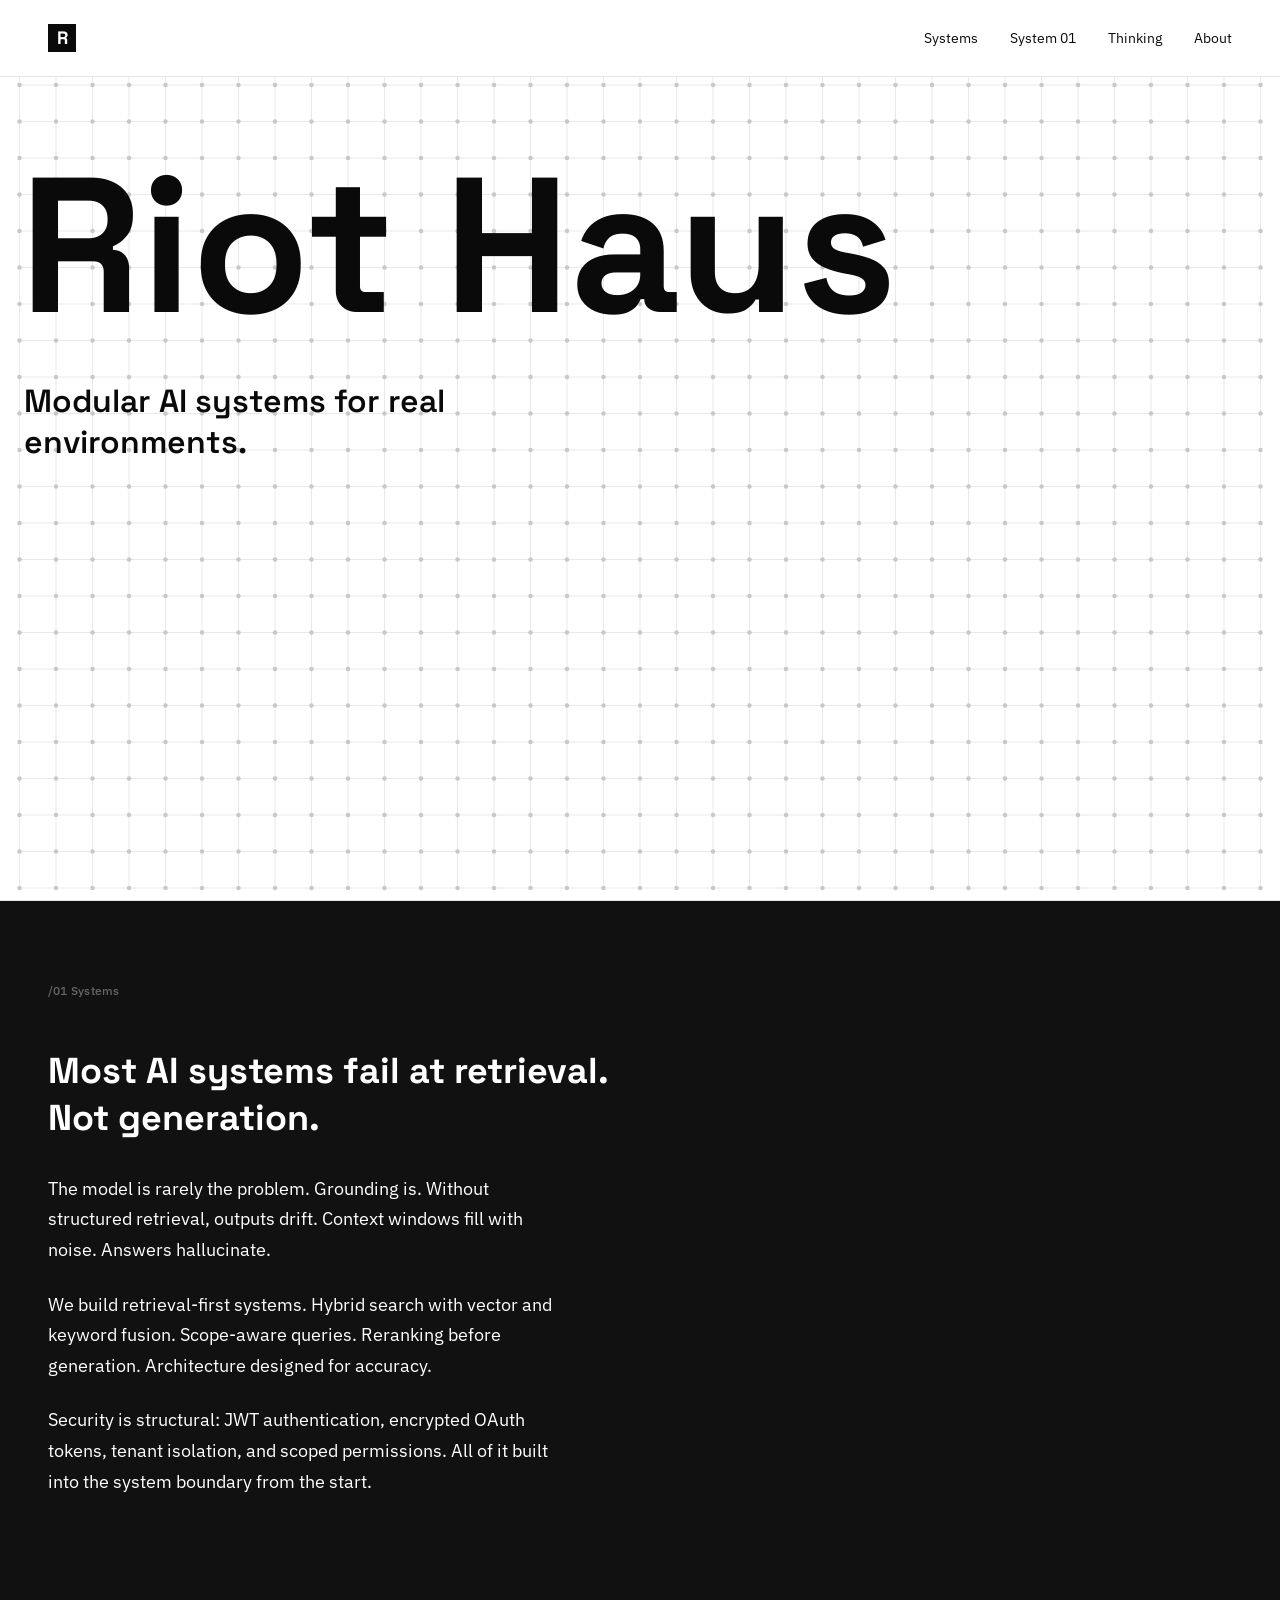
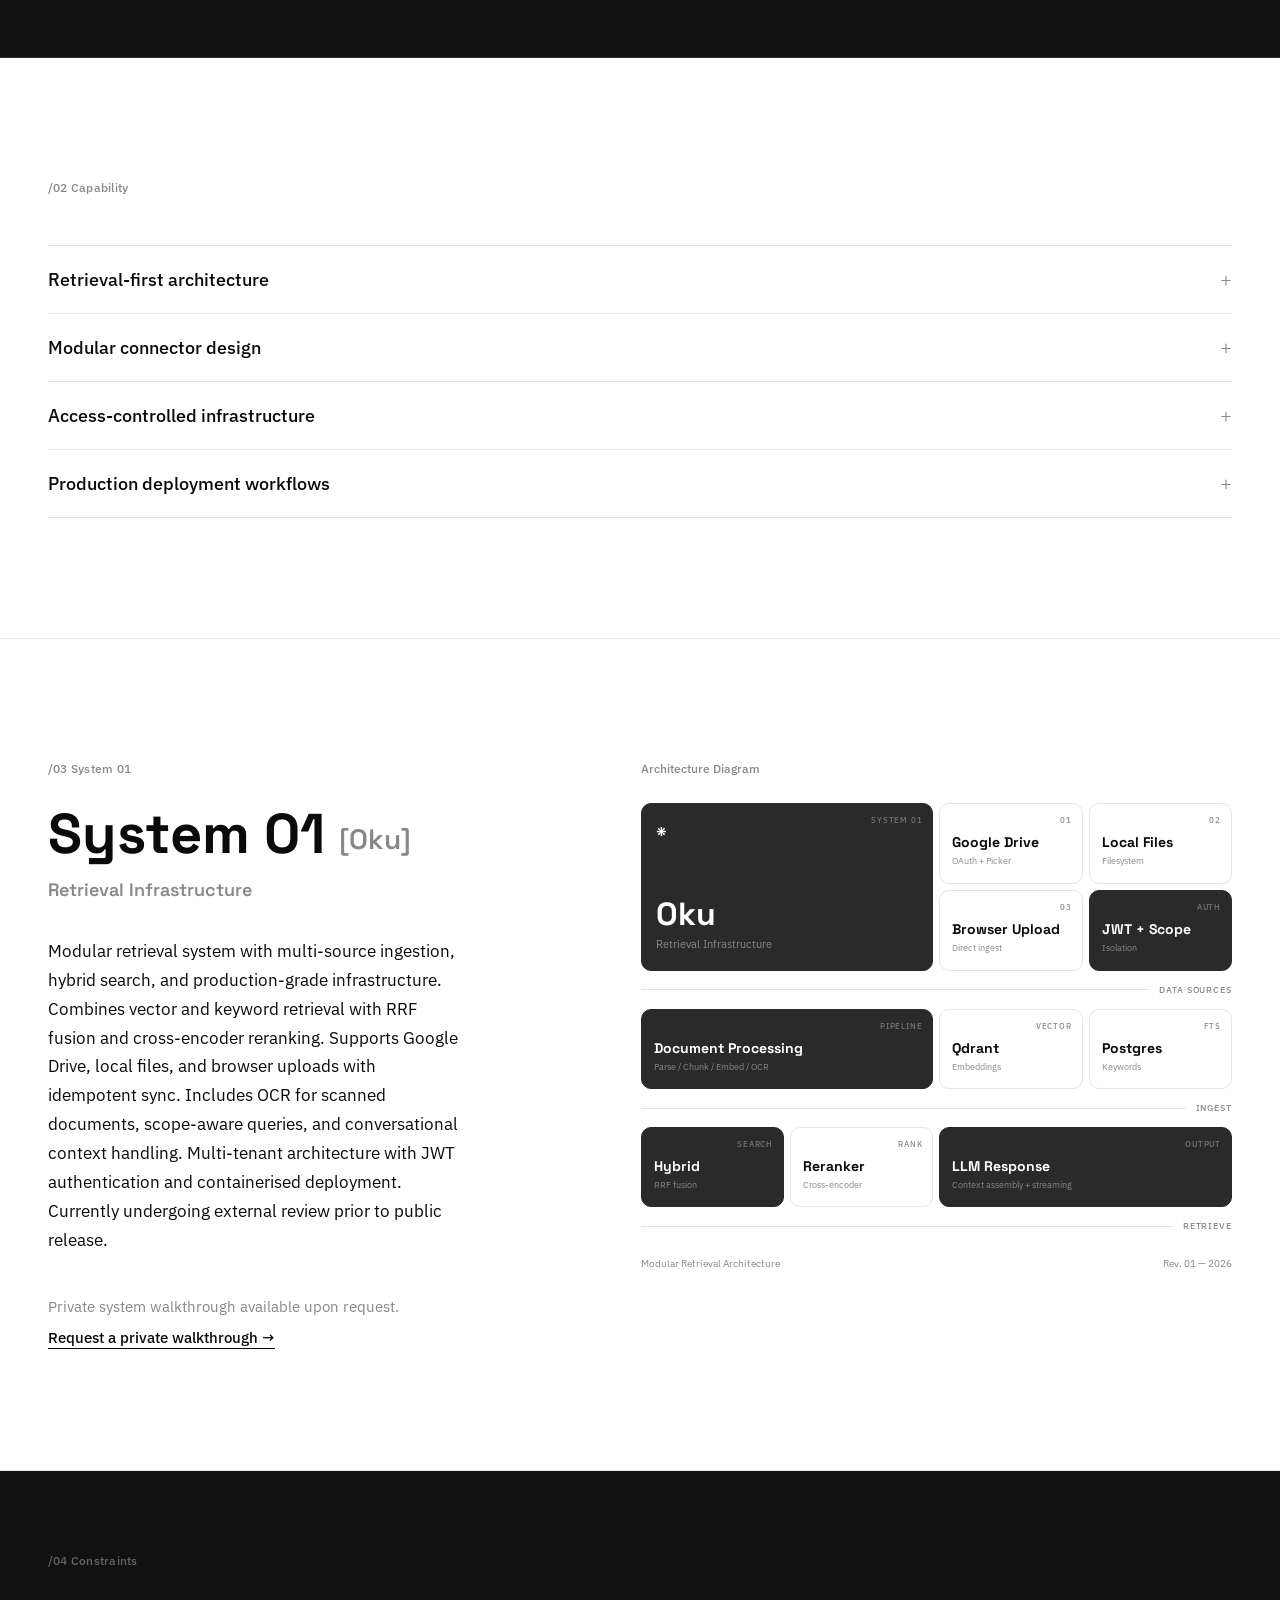
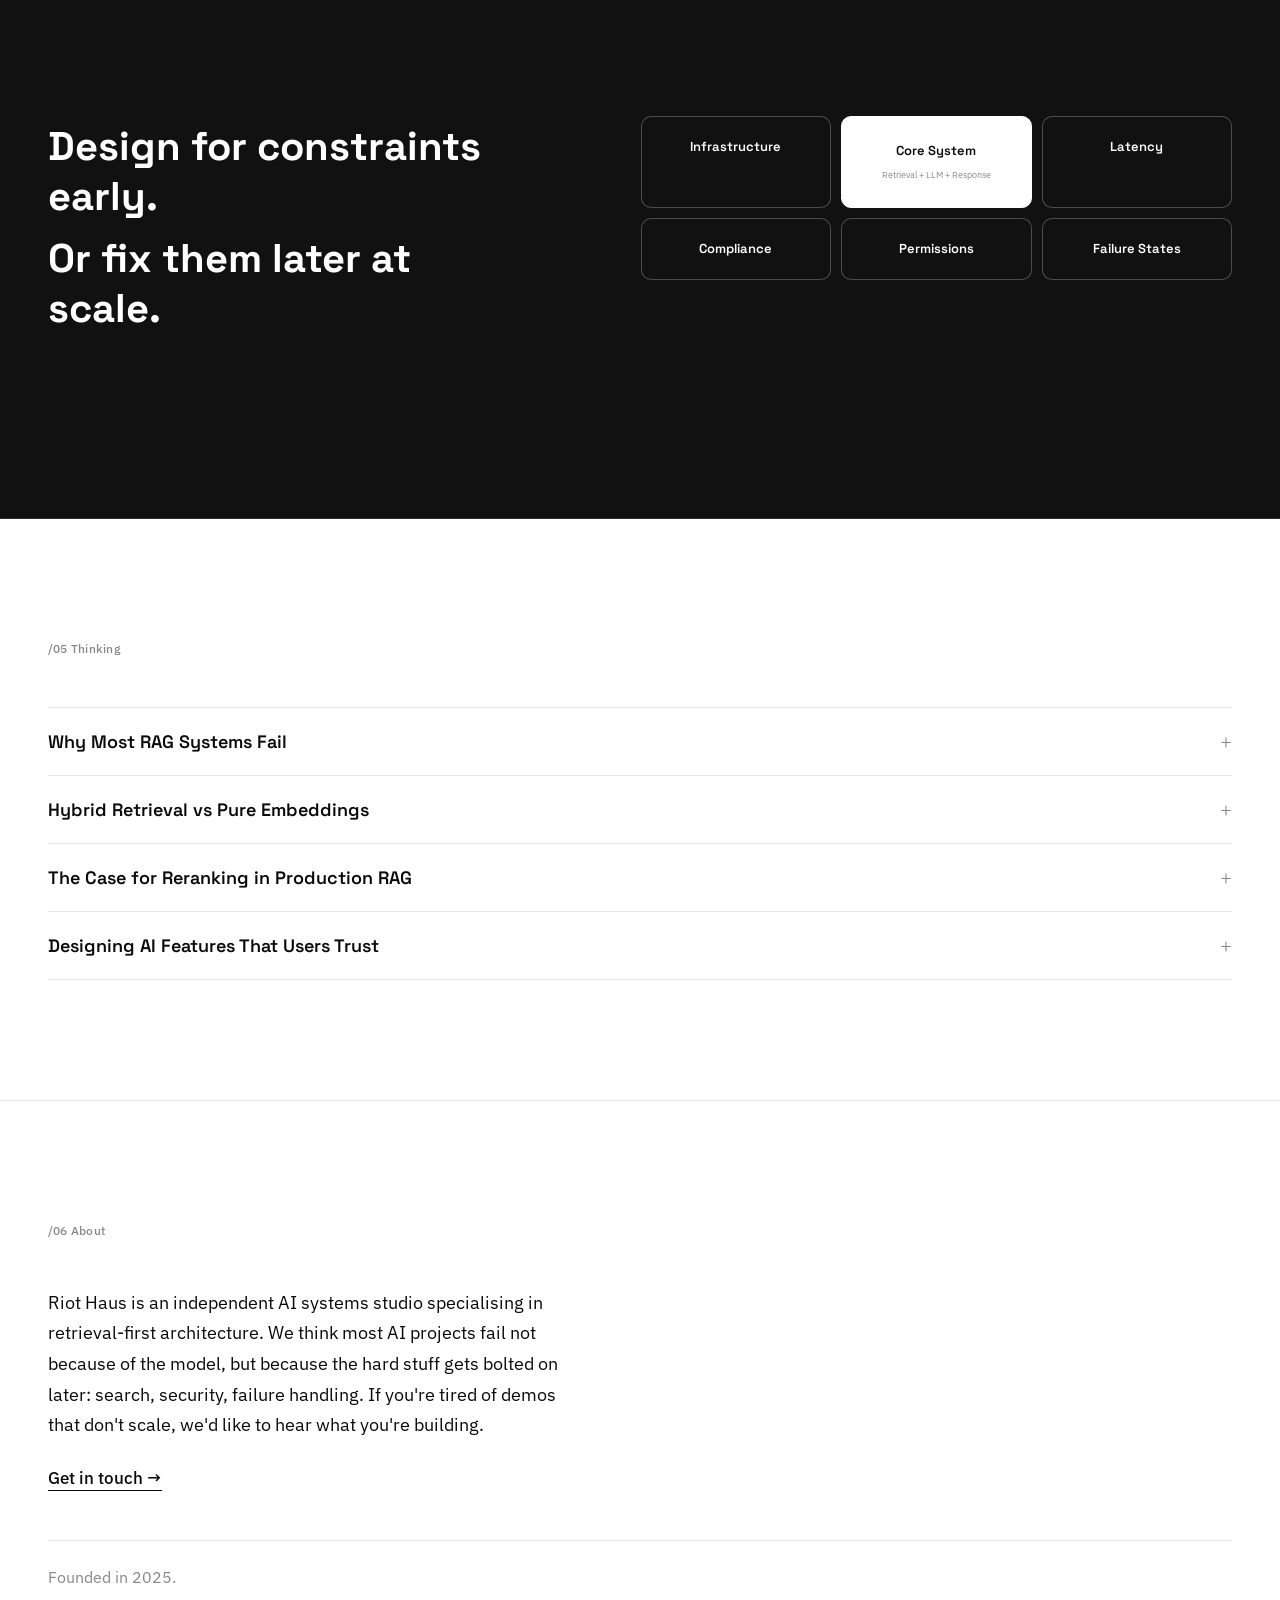
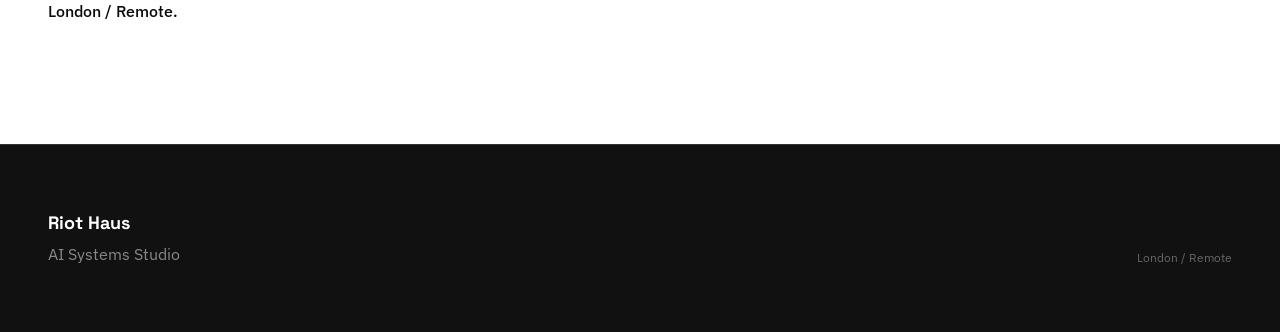
<file: index.html>
<!DOCTYPE html>
<html lang="en">
<head>
    <meta charset="UTF-8">
    <meta name="viewport" content="width=device-width, initial-scale=1.0">
    <title>Riot Haus — AI Systems Studio</title>
    <meta name="description" content="Riot Haus is an independent AI systems studio focused on retrieval-first architecture and production deployment.">
    <link rel="icon" type="image/svg+xml" href="favicon.svg">
    <link rel="preconnect" href="https://fonts.googleapis.com">
    <link rel="preconnect" href="https://fonts.gstatic.com" crossorigin>
    <link href="https://fonts.googleapis.com/css2?family=IBM+Plex+Sans:wght@400;500&family=Space+Grotesk:wght@600;700&display=swap" rel="stylesheet">
    <style>
        *, *::before, *::after {
            margin: 0;
            padding: 0;
            box-sizing: border-box;
        }

        :root {
            --white: #ffffff;
            --off-white: #fafafa;
            --black: #0a0a0a;
            --dark: #111111;
            --gray-light: #e5e5e5;
            --gray-mid: #888888;
            --gray-dark: #666666;
            --font-headline: 'Space Grotesk', sans-serif;
            --font-body: 'IBM Plex Sans', sans-serif;
        }

        html {
            font-size: 16px;
            -webkit-font-smoothing: antialiased;
            -moz-osx-font-smoothing: grayscale;
        }

        body {
            font-family: var(--font-body);
            font-weight: 400;
            line-height: 1.6;
            color: var(--black);
            background: var(--white);
            -webkit-tap-highlight-color: transparent;
        }

        /* Navigation */
        nav {
            position: fixed;
            top: 0;
            left: 0;
            right: 0;
            z-index: 100;
            display: flex;
            justify-content: space-between;
            align-items: center;
            padding: 24px 48px;
            background: var(--white);
            border-bottom: 1px solid var(--gray-light);
        }

        .nav-logo {
            text-decoration: none;
            display: flex;
            align-items: center;
        }

        .nav-logo-icon {
            display: flex;
            align-items: center;
            justify-content: center;
            width: 28px;
            height: 28px;
            background: var(--black);
            color: var(--white);
            font-family: var(--font-headline);
            font-weight: 700;
            font-size: 1.125rem;
        }

        .nav-links {
            display: flex;
            gap: 32px;
        }

        .nav-links a {
            font-family: var(--font-body);
            font-weight: 400;
            font-size: 0.875rem;
            color: var(--black);
            text-decoration: none;
            position: relative;
        }

        .nav-links a::after {
            content: '';
            position: absolute;
            bottom: -2px;
            left: 0;
            width: 0;
            height: 1px;
            background: var(--black);
            transition: width 0.2s ease;
        }

        .nav-links a:hover::after {
            width: 100%;
        }

        /* Hamburger Menu */
        .nav-burger {
            display: none;
            flex-direction: column;
            justify-content: center;
            gap: 5px;
            width: 24px;
            height: 24px;
            cursor: pointer;
            z-index: 101;
        }

        .nav-burger span {
            display: block;
            width: 100%;
            height: 2px;
            background: var(--black);
            transition: transform 0.2s ease, opacity 0.2s ease;
        }

        .nav-burger.is-open span:nth-child(1) {
            transform: rotate(45deg) translate(5px, 5px);
        }

        .nav-burger.is-open span:nth-child(2) {
            opacity: 0;
        }

        .nav-burger.is-open span:nth-child(3) {
            transform: rotate(-45deg) translate(5px, -5px);
        }

        .nav-links-logo {
            display: none;
        }

        /* Sections */
        section {
            padding: 120px 48px;
        }

        .section-light {
            background: var(--white);
            color: var(--black);
        }

        .section-dark {
            background: var(--dark);
            color: var(--white);
            padding: 80px 48px;
        }

        .section-dark--systems {
            padding-bottom: 160px;
        }

        .section-number {
            font-family: var(--font-body);
            font-size: 0.75rem;
            font-weight: 500;
            color: var(--gray-mid);
            margin-bottom: 48px;
            letter-spacing: 0.02em;
        }

        .section-dark .section-number {
            color: var(--gray-dark);
        }

        /* Hero */
        .hero {
            min-height: 100vh;
            padding-top: 160px;
            padding-left: 24px;
            padding-right: 24px;
            padding-bottom: 120px;
            display: flex;
            flex-direction: column;
            justify-content: flex-start;
            position: relative;
            overflow: hidden;
        }

        .dot-grid {
            position: absolute;
            inset: 0;
            width: 100%;
            height: 100%;
            pointer-events: none;
            z-index: 0;
        }

        .dot-grid canvas {
            width: 100%;
            height: 100%;
        }

        .hero-content {
            position: relative;
            z-index: 1;
        }

        .hero-title {
            font-family: var(--font-headline);
            font-weight: 700;
            font-size: clamp(4.5rem, 15vw, 12rem);
            line-height: 0.9;
            margin-bottom: 48px;
            margin-left: -4px;
        }

        .hero-subtitle {
            font-family: var(--font-headline);
            font-weight: 600;
            font-size: clamp(1.25rem, 2.5vw, 2rem);
            line-height: 1.3;
            max-width: 540px;
        }

        /* Section titles */
        .section-title {
            font-family: var(--font-headline);
            font-weight: 700;
            font-size: clamp(1.75rem, 3vw, 2.25rem);
            line-height: 1.3;
            margin-bottom: 32px;
            max-width: 600px;
        }

        .section-text {
            font-size: 1.125rem;
            line-height: 1.7;
            max-width: 520px;
            margin-bottom: 24px;
        }

        .section-text:last-child {
            margin-bottom: 0;
        }

        /* Divider */
        .divider {
            width: 100%;
            height: 1px;
            background: var(--gray-light);
        }

        .divider-dark {
            background: #333;
        }

        /* Capability list / Accordion */
        .capability-list {
            list-style: none;
            display: flex;
            flex-direction: column;
        }

        .capability-item {
            border-bottom: 1px solid var(--gray-light);
        }

        .capability-item:first-child {
            border-top: 1px solid var(--gray-light);
        }

        .capability-header {
            display: flex;
            justify-content: space-between;
            align-items: center;
            padding: 20px 0;
            cursor: pointer;
            font-family: var(--font-body);
            font-size: 1.125rem;
            font-weight: 500;
            color: var(--black);
            background: none;
            border: none;
            width: 100%;
            text-align: left;
        }

        .capability-header:hover {
            color: var(--gray-dark);
        }

        .capability-toggle {
            font-family: var(--font-body);
            font-size: 1.25rem;
            font-weight: 300;
            color: var(--gray-mid);
            transition: transform 0.2s ease;
        }

        .capability-item.is-open .capability-toggle {
            transform: rotate(45deg);
        }

        .capability-content {
            max-height: 0;
            overflow: hidden;
            transition: max-height 0.3s ease;
        }

        .capability-item.is-open .capability-content {
            max-height: 200px;
        }

        .capability-text {
            padding-bottom: 20px;
            max-width: 560px;
        }

        .capability-text p {
            font-family: var(--font-body);
            font-size: 1.125rem;
            font-weight: 400;
            color: var(--gray-dark);
            line-height: 1.6;
            margin-bottom: 8px;
        }

        .capability-text p:last-child {
            margin-bottom: 0;
        }

        /* System 01 */
        .system-section {
            display: grid;
            grid-template-columns: 1fr 1.2fr;
            gap: 100px;
            align-items: flex-start;
        }

        .system-content {
            padding-top: 0;
        }

        .system-content .section-number {
            margin-bottom: 24px;
        }

        .system-header {
            margin-bottom: 16px;
        }

        .system-label {
            font-family: var(--font-body);
            font-size: 0.875rem;
            font-weight: 500;
            color: var(--gray-mid);
            margin-bottom: 8px;
        }

        .system-title {
            font-family: var(--font-headline);
            font-weight: 700;
            font-size: clamp(2.5rem, 5vw, 3.5rem);
            line-height: 1.1;
        }

        .system-title-tag {
            font-weight: 600;
            font-size: 0.5em;
            color: var(--gray-mid);
            vertical-align: middle;
        }

        .system-subtitle {
            font-family: var(--font-headline);
            font-weight: 600;
            font-size: 1.125rem;
            color: var(--gray-mid);
            margin-top: 12px;
        }

        .system-description {
            font-size: 1.0625rem;
            line-height: 1.7;
            max-width: 420px;
            margin-top: 32px;
        }

        /* Architecture Diagram */
        .architecture {
            margin: 0;
        }

        .architecture-label {
            font-family: var(--font-body);
            font-size: 0.75rem;
            font-weight: 500;
            color: var(--gray-mid);
            margin-bottom: 24px;
        }

        .architecture-diagram {
            display: grid;
            grid-template-columns: 1fr 1fr 1fr 1fr;
            grid-template-rows: auto auto auto auto auto auto auto;
            gap: 6px;
            width: 100%;
        }

        .arch-module {
            border: 1.5px solid var(--gray-light);
            padding: 14px 12px;
            display: flex;
            flex-direction: column;
            justify-content: space-between;
            min-height: 80px;
            background: var(--white);
            border-radius: 10px;
            position: relative;
            transition: box-shadow 0.2s ease, transform 0.2s ease;
        }

        .arch-module:hover {
            box-shadow: 0 3px 8px rgba(0, 0, 0, 0.38);
            transform: scale(1.05);
            z-index: 10;
        }

        .arch-module-header {
            font-family: var(--font-body);
            font-size: 0.5rem;
            font-weight: 500;
            text-transform: uppercase;
            letter-spacing: 0.1em;
            color: var(--gray-mid);
            position: absolute;
            top: 10px;
            right: 10px;
        }

        .arch-module-title {
            font-family: var(--font-headline);
            font-size: 0.875rem;
            font-weight: 700;
            line-height: 1.2;
            margin-top: auto;
        }

        .arch-module-sub {
            font-family: var(--font-body);
            font-size: 0.5625rem;
            color: var(--gray-mid);
            margin-top: 3px;
        }

        .arch-module--accent {
            background: #2a2a2a;
            color: var(--white);
            border-color: #2a2a2a;
        }

        .arch-module--accent .arch-module-header {
            color: #777;
        }

        .arch-module--accent .arch-module-sub {
            color: #888;
        }

        .arch-module--dark {
            background: #2a2a2a;
            color: var(--white);
            border-color: #2a2a2a;
        }

        .arch-module--dark .arch-module-header {
            color: #777;
        }

        .arch-module--dark .arch-module-sub {
            color: #888;
        }

        /* Tooltip for architecture modules */
        .arch-module[data-tooltip] {
            cursor: pointer;
        }

        .arch-module[data-tooltip]::after {
            content: attr(data-tooltip);
            position: absolute;
            bottom: calc(100% + 8px);
            left: 50%;
            transform: translateX(-50%);
            background: var(--black);
            color: var(--white);
            font-family: var(--font-body);
            font-size: 0.6875rem;
            font-weight: 400;
            line-height: 1.4;
            padding: 10px 12px;
            border-radius: 6px;
            width: max-content;
            max-width: 220px;
            opacity: 0;
            visibility: hidden;
            transition: opacity 0.2s ease, visibility 0.2s ease;
            z-index: 10;
            pointer-events: none;
            box-shadow: 0 3px 8px rgba(0, 0, 0, 0.38);
        }

        .arch-module[data-tooltip]:hover::after {
            opacity: 1;
            visibility: visible;
        }

        .arch-module--wide {
            grid-column: span 2;
        }

        .arch-module--tall {
            grid-row: span 2;
            min-height: 168px;
        }

        .arch-module--feature {
            grid-column: span 2;
            grid-row: span 2;
            min-height: 168px;
            padding: 16px 14px;
        }

        .arch-module--feature .arch-module-detail {
            font-family: var(--font-headline);
            font-size: 1.25rem;
            font-weight: 700;
            position: absolute;
            top: 14px;
            left: 14px;
        }

        .arch-module--feature .arch-module-title {
            font-size: 2rem;
            line-height: 1;
        }

        .arch-module--feature .arch-module-sub {
            font-size: 0.6875rem;
            margin-top: 6px;
        }

        .arch-flow {
            display: flex;
            align-items: center;
            justify-content: flex-end;
            font-family: var(--font-body);
            font-size: 0.5625rem;
            font-weight: 500;
            text-transform: uppercase;
            letter-spacing: 0.1em;
            color: var(--gray-mid);
            grid-column: span 4;
            padding: 6px 0;
            gap: 10px;
        }

        .arch-flow::before {
            content: '';
            flex: 1;
            height: 1px;
            background: var(--gray-light);
        }

        .architecture-meta {
            display: flex;
            justify-content: space-between;
            align-items: center;
            margin-top: 16px;
            width: 100%;
        }

        .architecture-meta span {
            font-family: var(--font-body);
            font-size: 0.625rem;
            font-weight: 400;
            color: var(--gray-mid);
        }

        .system-cta {
            margin-top: 40px;
        }

        .system-cta p {
            font-size: 0.9375rem;
            color: var(--gray-mid);
            margin-bottom: 6px;
        }

        .system-cta a {
            font-family: var(--font-body);
            font-size: 0.9375rem;
            font-weight: 500;
            color: var(--black);
            text-decoration: none;
            position: relative;
        }

        .system-cta a::after {
            content: '';
            position: absolute;
            bottom: -2px;
            left: 0;
            width: 100%;
            height: 1px;
            background: var(--black);
        }

        .system-cta a:hover {
            color: var(--gray-dark);
        }

        /* Constraints Section */
        .constraints-section {
            display: grid;
            grid-template-columns: 1fr 1.2fr;
            gap: 100px;
            align-items: center;
            min-height: 420px;
        }

        .constraints-text {
            padding-right: 20px;
        }

        .constraints-headline {
            font-family: var(--font-headline);
            font-weight: 700;
            font-size: clamp(1.75rem, 3.5vw, 2.5rem);
            line-height: 1.25;
            color: #fff;
        }

        .constraints-headline span {
            display: block;
            margin-top: 12px;
        }

        /* Constraints Diagram */
        .constraints-diagram {
            position: relative;
            width: 100%;
        }

        .constraints-grid {
            display: grid;
            grid-template-columns: 1fr 1fr 1fr;
            grid-template-rows: auto auto;
            gap: 10px 10px;
            position: relative;
            margin-bottom: 60px;
        }

        .constraint-box {
            border: 1.5px solid rgba(255, 255, 255, 0.25);
            padding: 20px 14px;
            text-align: center;
            background: var(--dark);
            border-radius: 10px;
            position: relative;
            z-index: 1;
        }

        .constraint-box--core {
            border: 1.5px solid var(--white);
            padding: 24px 18px;
            background: var(--white);
        }

        .constraint-box--core .constraint-label {
            color: var(--black);
        }

        .constraint-box--core .constraint-sub {
            color: var(--gray-mid);
        }

        .constraint-label {
            font-family: var(--font-headline);
            font-weight: 600;
            font-size: 0.8125rem;
            color: #fff;
        }

        .constraint-sub {
            font-family: var(--font-body);
            font-size: 0.5625rem;
            color: rgba(255, 255, 255, 0.4);
            margin-top: 6px;
        }

        /* Tooltip for constraint boxes */
        .constraint-box[data-tooltip] {
            cursor: pointer;
        }

        .constraint-box[data-tooltip]::after {
            content: attr(data-tooltip);
            position: absolute;
            top: 100%;
            left: 0;
            right: 0;
            margin-top: 24px;
            background: transparent;
            color: var(--white);
            font-family: var(--font-body);
            font-size: 0.6875rem;
            font-weight: 400;
            line-height: 1.6;
            text-align: center;
            padding: 0;
            width: auto;
            max-width: 420px;
            margin-left: auto;
            margin-right: auto;
            opacity: 0;
            visibility: hidden;
            transition: opacity 0.2s ease, visibility 0.2s ease;
            z-index: 10;
            pointer-events: none;
        }

        /* Position tooltips relative to grid, not individual boxes */
        .constraint-box {
            position: static;
        }

        .constraint-box[data-tooltip]:hover::after {
            opacity: 1;
            visibility: visible;
        }

        /* Grid positions */
        .constraint--infrastructure { grid-column: 1; grid-row: 1; }
        .constraint--core { grid-column: 2; grid-row: 1; }
        .constraint--latency { grid-column: 3; grid-row: 1; }
        .constraint--compliance { grid-column: 1; grid-row: 2; }
        .constraint--permissions { grid-column: 2; grid-row: 2; }
        .constraint--failure { grid-column: 3; grid-row: 2; }

        @media (max-width: 900px) {
            .constraints-section {
                grid-template-columns: 1fr;
                gap: 48px;
            }

            .constraints-text {
                padding-right: 0;
            }
        }


        /* Thinking */
        .thinking-list {
            list-style: none;
            display: flex;
            flex-direction: column;
        }

        .thinking-item {
            border-bottom: 1px solid var(--gray-light);
        }

        .thinking-item:first-child {
            border-top: 1px solid var(--gray-light);
        }

        .thinking-header {
            display: flex;
            justify-content: space-between;
            align-items: center;
            padding: 20px 0;
            cursor: pointer;
            font-family: var(--font-headline);
            font-size: 1.125rem;
            font-weight: 600;
            color: var(--black);
            background: none;
            border: none;
            width: 100%;
            text-align: left;
        }

        .thinking-header:hover {
            color: var(--gray-dark);
        }

        .thinking-toggle {
            font-family: var(--font-body);
            font-size: 1.25rem;
            font-weight: 300;
            color: var(--gray-mid);
            transition: transform 0.2s ease;
        }

        .thinking-item.is-open .thinking-toggle {
            transform: rotate(45deg);
        }

        .thinking-content {
            max-height: 0;
            overflow: hidden;
            transition: max-height 0.3s ease;
        }

        .thinking-item.is-open .thinking-content {
            max-height: 300px;
        }

        .thinking-text {
            padding-bottom: 24px;
            max-width: 560px;
        }

        .thinking-text p {
            font-family: var(--font-body);
            font-size: 1.125rem;
            font-weight: 400;
            color: var(--gray-dark);
            line-height: 1.6;
            margin-bottom: 16px;
        }

        .thinking-cta {
            display: inline-block;
            font-family: var(--font-body);
            font-size: 1rem;
            font-weight: 500;
            color: var(--black);
            text-decoration: none;
            position: relative;
        }

        .thinking-cta::after {
            content: '';
            position: absolute;
            bottom: -2px;
            left: 0;
            width: 100%;
            height: 1px;
            background: var(--black);
        }

        .thinking-cta:hover {
            color: var(--gray-dark);
        }

        /* About */
        .about-text {
            font-size: 1.125rem;
            line-height: 1.7;
            max-width: 520px;
            margin-bottom: 24px;
        }

        .about-cta {
            margin-top: 24px;
        }

        .about-cta a {
            font-family: var(--font-body);
            font-size: 1.0625rem;
            font-weight: 500;
            color: var(--black);
            text-decoration: none;
            position: relative;
        }

        .about-cta a::after {
            content: '';
            position: absolute;
            bottom: -2px;
            left: 0;
            width: 100%;
            height: 1px;
            background: var(--black);
        }

        .about-cta a:hover {
            color: var(--gray-dark);
        }

        .about-meta {
            margin-top: 48px;
            padding-top: 24px;
            border-top: 1px solid var(--gray-light);
        }

        .about-meta p {
            font-size: 1rem;
            color: var(--gray-mid);
            margin-bottom: 8px;
        }

        .about-meta p:last-child {
            margin-bottom: 0;
            color: var(--black);
            font-weight: 500;
        }

        /* Footer */
        footer {
            background: var(--dark);
            color: var(--white);
            padding: 64px 48px;
            border-top: 1px solid #333;
        }

        .footer-content {
            display: flex;
            justify-content: space-between;
            align-items: flex-end;
        }

        .footer-brand {
            display: flex;
            flex-direction: column;
            gap: 4px;
        }

        .footer-title {
            font-family: var(--font-headline);
            font-weight: 700;
            font-size: 1.125rem;
        }

        .footer-subtitle {
            font-family: var(--font-body);
            font-size: 1rem;
            color: var(--gray-mid);
        }

        .footer-location {
            font-family: var(--font-body);
            font-size: 0.75rem;
            color: var(--gray-dark);
            margin-top: 8px;
        }

        .footer-tagline {
            font-family: var(--font-body);
            font-size: 0.75rem;
            color: var(--gray-dark);
        }

        /* Responsive - Tablet */
        @media (max-width: 768px) {
            nav {
                padding: 16px 20px;
            }

            .nav-burger {
                display: flex;
            }

            .nav-links {
                position: fixed;
                top: 0;
                left: 0;
                right: 0;
                bottom: 0;
                flex-direction: column;
                justify-content: center;
                align-items: center;
                gap: 32px;
                background: var(--white);
                opacity: 0;
                visibility: hidden;
                transition: opacity 0.3s ease, visibility 0.3s ease;
                z-index: 100;
            }

            .nav-links.is-open {
                opacity: 1;
                visibility: visible;
            }

            .nav-links-logo {
                display: flex;
                align-items: center;
                justify-content: center;
                width: 48px;
                height: 48px;
                background: var(--black);
                color: var(--white);
                font-family: var(--font-headline);
                font-weight: 700;
                font-size: 1.75rem;
                position: absolute;
                top: 96px;
            }

            .nav-links a {
                font-size: 3rem;
            }

            .nav-links a::after {
                display: none;
            }

            /* Hide asterisk on mobile */
            .arch-module--feature .arch-module-detail {
                display: none;
            }

            section {
                padding: 60px 20px;
            }

            .section-dark {
                padding: 50px 20px;
            }

            .section-dark--systems {
                padding-bottom: 80px;
            }

            .section-number {
                margin-bottom: 32px;
            }

            .hero {
                padding-top: 100px;
                padding-left: 20px;
                padding-right: 20px;
                padding-bottom: 60px;
                min-height: 100vh;
            }

            .hero-title {
                margin-bottom: 32px;
            }

            .system-section {
                grid-template-columns: 1fr;
                gap: 48px;
            }

            .system-content {
                padding-top: 0;
            }

            .system-description {
                max-width: 100%;
            }

            .architecture-diagram {
                grid-template-columns: 1fr 1fr;
                max-width: 100%;
            }

            .arch-module--wide,
            .arch-module--feature {
                grid-column: span 2;
            }

            .arch-module--tall,
            .arch-module--feature {
                grid-row: span 1;
                min-height: 100px;
            }

            .arch-module--feature .arch-module-title {
                font-size: 1.5rem;
            }

            .arch-flow {
                grid-column: span 2;
            }

            .architecture-meta {
                max-width: 100%;
            }

            /* Disable hover tooltips on mobile, enable click-based */
            .arch-module[data-tooltip]:hover::after,
            .constraint-box[data-tooltip]:hover::after {
                opacity: 0;
                visibility: hidden;
            }

            .arch-module[data-tooltip].tooltip-visible::after,
            .constraint-box[data-tooltip].tooltip-visible::after {
                opacity: 1;
                visibility: visible;
                z-index: 100;
            }

            /* Ensure tooltips aren't clipped */
            .constraints-diagram,
            .constraints-grid {
                overflow: visible;
            }

            /* More space for tooltips on mobile */
            .constraints-grid {
                margin-bottom: 80px;
            }

            .constraint-box[data-tooltip]::after {
                margin-top: 32px;
            }


            .thinking-header span:first-child {
                font-size: 1rem;
            }

            .capability-header {
                font-size: 1rem;
            }

            footer {
                padding: 40px 20px;
            }

            .footer-content {
                flex-direction: column;
                align-items: flex-start;
                gap: 16px;
            }
        }

        /* Responsive - Mobile */
        @media (max-width: 480px) {
            nav {
                padding: 14px 16px;
            }

            .nav-logo-icon {
                width: 24px;
                height: 24px;
                font-size: 0.9375rem;
            }

            .nav-links {
                gap: 12px;
            }

            .nav-links a {
                font-size: 2.5rem;
            }

            section {
                padding: 48px 16px;
            }

            .section-dark {
                padding: 40px 16px;
            }

            .hero {
                padding-top: 100px;
                padding-left: 16px;
                padding-right: 16px;
                padding-bottom: 48px;
                min-height: 100vh;
            }

            .hero-title {
                font-size: 3.5rem;
                margin-bottom: 24px;
            }

            .hero-subtitle {
                font-size: 1.125rem;
            }

            .section-title {
                font-size: 1.5rem;
            }

            .section-text {
                font-size: 0.9375rem;
            }

            .system-title {
                font-size: 2rem;
            }

            .system-description {
                font-size: 0.875rem;
            }

            .architecture-diagram {
                grid-template-columns: 1fr;
                gap: 4px;
            }

            .arch-module {
                min-height: 60px;
                padding: 12px 10px;
            }

            .arch-module--wide,
            .arch-module--feature {
                grid-column: span 1;
            }

            .arch-module--feature {
                min-height: 80px;
            }

            .arch-module--feature .arch-module-title {
                font-size: 1.25rem;
            }

            .arch-flow {
                grid-column: span 1;
                font-size: 0.5rem;
            }

            .constraints-headline {
                font-size: 1.5rem;
            }

            .constraints-grid {
                grid-template-columns: 1fr 1fr;
                grid-template-rows: auto auto auto;
                gap: 6px;
            }

            .constraint-box {
                padding: 14px 10px;
            }

            .constraint-label {
                font-size: 0.6875rem;
            }

            /* Mobile layout: Core System at top */
            .constraint--core {
                grid-column: 1 / -1;
                grid-row: 1;
            }

            .constraint--infrastructure {
                grid-column: 1;
                grid-row: 2;
            }

            .constraint--latency {
                grid-column: 2;
                grid-row: 2;
            }

            .constraint--compliance {
                grid-column: 1;
                grid-row: 3;
            }

            .constraint--permissions {
                grid-column: 2;
                grid-row: 3;
            }

            .constraint--failure {
                grid-column: 1 / -1;
                grid-row: 4;
            }

            .thinking-header {
                padding: 16px 0;
            }

            .thinking-header span:first-child {
                font-size: 0.9375rem;
            }

            /* Fix accordion - ensure it stays closed by default */
            .thinking-item.is-open .thinking-content {
                max-height: 400px;
            }

            .thinking-text p {
                font-size: 0.875rem;
            }

            .capability-header {
                padding: 16px 0;
                font-size: 0.9375rem;
            }

            .capability-text p {
                font-size: 0.875rem;
            }

            .about-text {
                font-size: 0.9375rem;
            }

            .about-meta p {
                font-size: 0.8125rem;
            }

            footer {
                padding: 32px 16px;
            }
        }
    </style>
</head>
<body>
    <nav>
        <a href="#" class="nav-logo"><span class="nav-logo-icon">R</span></a>
        <div class="nav-links">
            <span class="nav-links-logo">R</span>
            <a href="#systems">Systems</a>
            <a href="#system-01">System 01</a>
            <a href="#thinking">Thinking</a>
            <a href="#about">About</a>
        </div>
        <div class="nav-burger" onclick="toggleMobileMenu()">
            <span></span>
            <span></span>
            <span></span>
        </div>
    </nav>

    <section class="hero section-light">
        <div class="dot-grid">
            <canvas id="dotCanvas"></canvas>
        </div>
        <div class="hero-content">
            <h1 class="hero-title">Riot Haus</h1>
            <p class="hero-subtitle">Modular AI systems for real environments.</p>
        </div>
    </section>

    <div class="divider"></div>

    <section id="systems" class="section-dark section-dark--systems">
        <p class="section-number">/01 Systems</p>
        <h2 class="section-title">Most AI systems fail at retrieval.<br>Not generation.</h2>
        <p class="section-text">The model is rarely the problem. Grounding is. Without structured retrieval, outputs drift. Context windows fill with noise. Answers hallucinate.</p>
        <p class="section-text">We build retrieval-first systems. Hybrid search with vector and keyword fusion. Scope-aware queries. Reranking before generation. Architecture designed for accuracy.</p>
        <p class="section-text">Security is structural: JWT authentication, encrypted OAuth tokens, tenant isolation, and scoped permissions. All of it built into the system boundary from the start.</p>
    </section>

    <div class="divider divider-dark"></div>

    <section class="section-light">
        <p class="section-number">/02 Capability</p>
        <ul class="capability-list">
            <li class="capability-item">
                <button class="capability-header" onclick="this.parentElement.classList.toggle('is-open')">
                    <span>Retrieval-first architecture</span>
                    <span class="capability-toggle">+</span>
                </button>
                <div class="capability-content">
                    <div class="capability-text">
                        <p>Design retrieval as a primary system layer, not a downstream add-on.</p>
                        <p>Vector + keyword strategies are structured before model invocation to ensure grounded outputs.</p>
                    </div>
                </div>
            </li>
            <li class="capability-item">
                <button class="capability-header" onclick="this.parentElement.classList.toggle('is-open')">
                    <span>Modular connector design</span>
                    <span class="capability-toggle">+</span>
                </button>
                <div class="capability-content">
                    <div class="capability-text">
                        <p>Data sources are abstracted as interchangeable connectors.</p>
                        <p>New integrations can be introduced without restructuring the core system.</p>
                    </div>
                </div>
            </li>
            <li class="capability-item">
                <button class="capability-header" onclick="this.parentElement.classList.toggle('is-open')">
                    <span>Access-controlled infrastructure</span>
                    <span class="capability-toggle">+</span>
                </button>
                <div class="capability-content">
                    <div class="capability-text">
                        <p>Permissions, scopes, and identity layers are isolated and enforced at the system boundary.</p>
                        <p>Security constraints are treated as architectural inputs, not compliance afterthoughts.</p>
                    </div>
                </div>
            </li>
            <li class="capability-item">
                <button class="capability-header" onclick="this.parentElement.classList.toggle('is-open')">
                    <span>Production deployment workflows</span>
                    <span class="capability-toggle">+</span>
                </button>
                <div class="capability-content">
                    <div class="capability-text">
                        <p>Systems are containerised, versioned, and deployed with environment separation.</p>
                        <p>Infrastructure decisions account for latency, monitoring, and failure recovery.</p>
                    </div>
                </div>
            </li>
        </ul>
    </section>

    <div class="divider"></div>

    <section id="system-01" class="section-light">
        <div class="system-section">
            <div class="system-content">
                <p class="section-number">/03 System 01</p>
                <div class="system-header">
                    <h2 class="system-title">System 01 <span class="system-title-tag">[Oku]</span></h2>
                    <p class="system-subtitle">Retrieval Infrastructure</p>
                </div>
                <p class="system-description">Modular retrieval system with multi-source ingestion, hybrid search, and production-grade infrastructure. Combines vector and keyword retrieval with RRF fusion and cross-encoder reranking. Supports Google Drive, local files, and browser uploads with idempotent sync. Includes OCR for scanned documents, scope-aware queries, and conversational context handling. Multi-tenant architecture with JWT authentication and containerised deployment. Currently undergoing external review prior to public release.</p>

                <div class="system-cta">
                    <p>Private system walkthrough available upon request.</p>
                    <a href="mailto:hello@riothaus.com">Request a private walkthrough →</a>
                </div>
            </div>

            <div class="architecture">
                <p class="architecture-label">Architecture Diagram</p>
                <div class="architecture-diagram">
                    <!-- Row 1: Feature + Connectors -->
                    <div class="arch-module arch-module--feature arch-module--accent" data-tooltip="Production-grade retrieval system with hybrid search, multi-source ingestion, and tenant isolation.">
                        <div class="arch-module-detail">*</div>
                        <div class="arch-module-header">System 01</div>
                        <div class="arch-module-title">Oku</div>
                        <div class="arch-module-sub">Retrieval Infrastructure</div>
                    </div>
                    <div class="arch-module" data-tooltip="OAuth 2.0 integration with Google Picker API. Supports folder selection, incremental sync, and encrypted token storage.">
                        <div class="arch-module-header">01</div>
                        <div class="arch-module-title">Google Drive</div>
                        <div class="arch-module-sub">OAuth + Picker</div>
                    </div>
                    <div class="arch-module" data-tooltip="Direct filesystem ingestion for server-side document processing. Supports recursive directory scanning.">
                        <div class="arch-module-header">02</div>
                        <div class="arch-module-title">Local Files</div>
                        <div class="arch-module-sub">Filesystem</div>
                    </div>
                    <div class="arch-module" data-tooltip="Browser-based file upload with drag-and-drop. Handles PDFs, DOCX, TXT, and images with immediate processing.">
                        <div class="arch-module-header">03</div>
                        <div class="arch-module-title">Browser Upload</div>
                        <div class="arch-module-sub">Direct ingest</div>
                    </div>
                    <div class="arch-module arch-module--dark" data-tooltip="JWT-based authentication with scoped permissions. Each tenant's data is isolated at query and storage levels.">
                        <div class="arch-module-header">Auth</div>
                        <div class="arch-module-title">JWT + Scope</div>
                        <div class="arch-module-sub">Isolation</div>
                    </div>

                    <!-- Flow label -->
                    <div class="arch-flow">Data Sources</div>

                    <!-- Row 2: Processing + Storage -->
                    <div class="arch-module arch-module--accent arch-module--wide" data-tooltip="Extracts text from documents, splits into semantic chunks, generates embeddings. Includes OCR for scanned PDFs and images.">
                        <div class="arch-module-header">Pipeline</div>
                        <div class="arch-module-title">Document Processing</div>
                        <div class="arch-module-sub">Parse / Chunk / Embed / OCR</div>
                    </div>
                    <div class="arch-module" data-tooltip="Vector database storing document embeddings. Enables semantic similarity search with approximate nearest neighbor algorithms.">
                        <div class="arch-module-header">Vector</div>
                        <div class="arch-module-title">Qdrant</div>
                        <div class="arch-module-sub">Embeddings</div>
                    </div>
                    <div class="arch-module" data-tooltip="Full-text search index using PostgreSQL. Captures exact keyword matches that vector search might miss.">
                        <div class="arch-module-header">FTS</div>
                        <div class="arch-module-title">Postgres</div>
                        <div class="arch-module-sub">Keywords</div>
                    </div>

                    <!-- Flow label -->
                    <div class="arch-flow">Ingest</div>

                    <!-- Row 3: Retrieval + Generation -->
                    <div class="arch-module arch-module--accent" data-tooltip="Combines vector and keyword search results using Reciprocal Rank Fusion. Balances semantic understanding with lexical precision.">
                        <div class="arch-module-header">Search</div>
                        <div class="arch-module-title">Hybrid</div>
                        <div class="arch-module-sub">RRF fusion</div>
                    </div>
                    <div class="arch-module" data-tooltip="Cross-encoder model that scores query-document pairs. Reorders candidates to surface the most relevant chunks before generation.">
                        <div class="arch-module-header">Rank</div>
                        <div class="arch-module-title">Reranker</div>
                        <div class="arch-module-sub">Cross-encoder</div>
                    </div>
                    <div class="arch-module arch-module--dark arch-module--wide" data-tooltip="Assembles retrieved context with conversation history. Streams responses with citations back to source documents.">
                        <div class="arch-module-header">Output</div>
                        <div class="arch-module-title">LLM Response</div>
                        <div class="arch-module-sub">Context assembly + streaming</div>
                    </div>

                    <!-- Flow label -->
                    <div class="arch-flow">Retrieve</div>
                </div>
                <div class="architecture-meta">
                    <span>Modular Retrieval Architecture</span>
                    <span>Rev. 01 — 2026</span>
                </div>
            </div>
        </div>
    </section>

    <div class="divider"></div>

    <section class="section-dark">
        <p class="section-number">/04 Constraints</p>

        <div class="constraints-section">
            <div class="constraints-text">
                <p class="constraints-headline">
                    Design for constraints early.
                    <span>Or fix them later at scale.</span>
                </p>
            </div>

            <div class="constraints-diagram">
                <div class="constraints-grid">
                    <!-- Row 1: Infrastructure, Core, Latency -->
                    <div class="constraint-box constraint--infrastructure" data-tooltip="Deployment environment, container orchestration, database provisioning, and monitoring. Decisions made here cascade through the entire system.">
                        <div class="constraint-label">Infrastructure</div>
                    </div>
                    <div class="constraint-box constraint-box--core constraint--core" data-tooltip="The retrieval pipeline, model integration, and response generation. Everything else exists to support this layer.">
                        <div class="constraint-label">Core System</div>
                        <div class="constraint-sub">Retrieval + LLM + Response</div>
                    </div>
                    <div class="constraint-box constraint--latency" data-tooltip="Response time budgets for retrieval, reranking, and generation. Users notice delays above 2 seconds. Architecture must account for this.">
                        <div class="constraint-label">Latency</div>
                    </div>

                    <!-- Row 2: Compliance, Permissions, Failure States -->
                    <div class="constraint-box constraint--compliance" data-tooltip="Data residency, retention policies, audit logging. Regulatory requirements shape what data can be stored and where.">
                        <div class="constraint-label">Compliance</div>
                    </div>
                    <div class="constraint-box constraint--permissions" data-tooltip="Who can access what data. Tenant isolation, role-based access, and scoped queries. Security is architectural, not a feature.">
                        <div class="constraint-label">Permissions</div>
                    </div>
                    <div class="constraint-box constraint--failure" data-tooltip="What happens when retrieval returns nothing, when the LLM times out, when a connector fails. Graceful degradation over silent errors.">
                        <div class="constraint-label">Failure States</div>
                    </div>
                </div>
            </div>
        </div>
    </section>

    <div class="divider divider-dark"></div>

    <section id="thinking" class="section-light">
        <p class="section-number">/05 Thinking</p>
        <ul class="thinking-list">
            <li class="thinking-item">
                <button class="thinking-header" onclick="this.parentElement.classList.toggle('is-open')">
                    <span>Why Most RAG Systems Fail</span>
                    <span class="thinking-toggle">+</span>
                </button>
                <div class="thinking-content">
                    <div class="thinking-text">
                        <p>When teams build retrieval-augmented generation systems, they typically start with the model. They pick GPT-4 or Claude, wire up a basic vector database, and call it a day. Six months later, they're debugging hallucinations. The problem is rarely the model. It's almost always the retrieval.</p>
                        <a href="thinking/why-most-rag-systems-fail.html" class="thinking-cta">Read the full article →</a>
                    </div>
                </div>
            </li>
            <li class="thinking-item">
                <button class="thinking-header" onclick="this.parentElement.classList.toggle('is-open')">
                    <span>Hybrid Retrieval vs Pure Embeddings</span>
                    <span class="thinking-toggle">+</span>
                </button>
                <div class="thinking-content">
                    <div class="thinking-text">
                        <p>Vector embeddings transformed document retrieval. Instead of matching keywords, we could match meaning. A query about "company earnings" could find documents discussing "financial performance" without those exact words appearing. Then teams deployed it to production and discovered the edge cases.</p>
                        <a href="thinking/hybrid-retrieval-vs-pure-embeddings.html" class="thinking-cta">Read the full article →</a>
                    </div>
                </div>
            </li>
            <li class="thinking-item">
                <button class="thinking-header" onclick="this.parentElement.classList.toggle('is-open')">
                    <span>The Case for Reranking in Production RAG</span>
                    <span class="thinking-toggle">+</span>
                </button>
                <div class="thinking-content">
                    <div class="thinking-text">
                        <p>Retrieval gets you candidates. Reranking gets you the right candidates. The distinction matters more than most teams realize when building production RAG systems. The standard pipeline hopes the LLM figures out which chunks matter. This works until it doesn't.</p>
                        <a href="thinking/the-case-for-reranking.html" class="thinking-cta">Read the full article →</a>
                    </div>
                </div>
            </li>
            <li class="thinking-item">
                <button class="thinking-header" onclick="this.parentElement.classList.toggle('is-open')">
                    <span>Designing AI Features That Users Trust</span>
                    <span class="thinking-toggle">+</span>
                </button>
                <div class="thinking-content">
                    <div class="thinking-text">
                        <p>Users don't trust AI features because they're powerful. They trust them because they're predictable. A feature that works brilliantly 80% of the time and fails catastrophically 20% of the time is worse than a feature that works adequately 100% of the time.</p>
                        <a href="thinking/designing-ai-features-users-trust.html" class="thinking-cta">Read the full article →</a>
                    </div>
                </div>
            </li>
        </ul>
    </section>

    <div class="divider"></div>

    <section id="about" class="section-light">
        <p class="section-number">/06 About</p>
        <p class="about-text">Riot Haus is an independent AI systems studio specialising in retrieval-first architecture. We think most AI projects fail not because of the model, but because the hard stuff gets bolted on later: search, security, failure handling. If you're tired of demos that don't scale, we'd like to hear what you're building.</p>
        <div class="about-cta">
            <a href="mailto:hello@riothaus.com">Get in touch →</a>
        </div>
        <div class="about-meta">
            <p>Founded in 2025.</p>
            <p>London / Remote.</p>
        </div>
    </section>

    <footer>
        <div class="footer-content">
            <div class="footer-brand">
                <span class="footer-title">Riot Haus</span>
                <span class="footer-subtitle">AI Systems Studio</span>
            </div>
            <span class="footer-tagline">London / Remote</span>
        </div>
    </footer>

    <script>
    // Mobile menu toggle
    function toggleMobileMenu() {
        const burger = document.querySelector('.nav-burger');
        const navLinks = document.querySelector('.nav-links');
        burger.classList.toggle('is-open');
        navLinks.classList.toggle('is-open');
    }

    // Close mobile menu when clicking a link
    document.querySelectorAll('.nav-links a').forEach(link => {
        link.addEventListener('click', () => {
            const burger = document.querySelector('.nav-burger');
            const navLinks = document.querySelector('.nav-links');
            burger.classList.remove('is-open');
            navLinks.classList.remove('is-open');
        });
    });

    // Mobile tooltip handling - show on tap, hide on tap elsewhere
    (function() {
        const isMobile = window.matchMedia('(max-width: 768px)').matches;
        if (!isMobile) return;

        let activeTooltip = null;

        document.querySelectorAll('[data-tooltip]').forEach(el => {
            el.addEventListener('click', (e) => {
                e.stopPropagation();
                if (activeTooltip && activeTooltip !== el) {
                    activeTooltip.classList.remove('tooltip-visible');
                }
                el.classList.toggle('tooltip-visible');
                activeTooltip = el.classList.contains('tooltip-visible') ? el : null;
            });
        });

        document.addEventListener('click', () => {
            if (activeTooltip) {
                activeTooltip.classList.remove('tooltip-visible');
                activeTooltip = null;
            }
        });
    })();
    </script>
    <script src="https://cdnjs.cloudflare.com/ajax/libs/gsap/3.12.5/gsap.min.js"></script>
    <script>
    (function() {
        const canvas = document.getElementById('dotCanvas');
        if (!canvas) return;
        const ctx = canvas.getContext('2d');

        // Config
        const dotSize = 4.5;
        const gap = 32;
        const colors = [
            { r: 220, g: 38, b: 38 },    // red
            { r: 37, g: 99, b: 235 },    // blue
            { r: 234, g: 179, b: 8 },    // yellow
            { r: 10, g: 10, b: 10 }      // black
        ];
        const proximity = 120;
        const shockRadius = 200;
        const shockStrength = 3;

        let dots = [];
        let pointer = { x: -1000, y: -1000 };
        let width, height, dpr;

        function buildGrid() {
            const rect = canvas.parentElement.getBoundingClientRect();
            width = rect.width;
            height = rect.height;
            dpr = window.devicePixelRatio || 1;

            canvas.width = width * dpr;
            canvas.height = height * dpr;
            canvas.style.width = width + 'px';
            canvas.style.height = height + 'px';
            ctx.scale(dpr, dpr);

            const cell = dotSize + gap;
            const cols = Math.floor((width + gap) / cell);
            const rows = Math.floor((height + gap) / cell);

            const gridW = cell * cols - gap;
            const gridH = cell * rows - gap;
            const startX = (width - gridW) / 2 + dotSize / 2;
            const startY = (height - gridH) / 2 + dotSize / 2;

            dots = [];
            for (let y = 0; y < rows; y++) {
                for (let x = 0; x < cols; x++) {
                    const color = colors[Math.floor(Math.random() * colors.length)];
                    dots.push({
                        cx: startX + x * cell,
                        cy: startY + y * cell,
                        xOffset: 0,
                        yOffset: 0,
                        color: color,
                        gridX: x,
                        gridY: y
                    });
                }
            }
            dots.cols = cols;
            dots.rows = rows;
            dots.cell = cell;
        }

        function draw() {
            ctx.clearRect(0, 0, width, height);
            const proxSq = proximity * proximity;
            const greyColor = { r: 200, g: 200, b: 200 };
            const lineColor = 'rgba(200, 200, 200, 0.4)';

            // Draw grid lines
            ctx.strokeStyle = lineColor;
            ctx.lineWidth = 1;

            for (const dot of dots) {
                const ox = dot.cx + dot.xOffset;
                const oy = dot.cy + dot.yOffset;

                // Draw line to right neighbor
                if (dot.gridX < dots.cols - 1) {
                    const rightDot = dots[dot.gridY * dots.cols + dot.gridX + 1];
                    const rx = rightDot.cx + rightDot.xOffset;
                    const ry = rightDot.cy + rightDot.yOffset;
                    ctx.beginPath();
                    ctx.moveTo(ox, oy);
                    ctx.lineTo(rx, ry);
                    ctx.stroke();
                }

                // Draw line to bottom neighbor
                if (dot.gridY < dots.rows - 1) {
                    const bottomDot = dots[(dot.gridY + 1) * dots.cols + dot.gridX];
                    const bx = bottomDot.cx + bottomDot.xOffset;
                    const by = bottomDot.cy + bottomDot.yOffset;
                    ctx.beginPath();
                    ctx.moveTo(ox, oy);
                    ctx.lineTo(bx, by);
                    ctx.stroke();
                }
            }

            // Draw dots
            for (const dot of dots) {
                const ox = dot.cx + dot.xOffset;
                const oy = dot.cy + dot.yOffset;
                const dx = dot.cx - pointer.x;
                const dy = dot.cy - pointer.y;
                const dsq = dx * dx + dy * dy;

                let c = greyColor;
                let size = dotSize;

                if (dsq <= proxSq) {
                    const dist = Math.sqrt(dsq);
                    const t = 1 - dist / proximity;
                    c = dot.color;
                    size = dotSize + (dotSize * t);
                }

                ctx.beginPath();
                ctx.arc(ox, oy, size / 2, 0, Math.PI * 2);
                ctx.fillStyle = `rgb(${c.r},${c.g},${c.b})`;
                ctx.fill();
            }

            requestAnimationFrame(draw);
        }

        let mouseX = -1000, mouseY = -1000;

        function updatePointer() {
            const rect = canvas.getBoundingClientRect();
            pointer.x = mouseX - rect.left;
            pointer.y = mouseY - rect.top;
        }

        function onMove(e) {
            mouseX = e.clientX;
            mouseY = e.clientY;
            updatePointer();
        }

        function onScroll() {
            updatePointer();
        }

        function onClick(e) {
            const rect = canvas.getBoundingClientRect();
            const cx = e.clientX - rect.left;
            const cy = e.clientY - rect.top;

            for (const dot of dots) {
                const dist = Math.hypot(dot.cx - cx, dot.cy - cy);
                if (dist < shockRadius) {
                    const falloff = Math.max(0, 1 - dist / shockRadius);
                    const pushX = (dot.cx - cx) * shockStrength * falloff;
                    const pushY = (dot.cy - cy) * shockStrength * falloff;

                    gsap.killTweensOf(dot);
                    gsap.to(dot, {
                        xOffset: pushX,
                        yOffset: pushY,
                        duration: 0.15,
                        ease: 'power2.out',
                        onComplete: () => {
                            gsap.to(dot, {
                                xOffset: 0,
                                yOffset: 0,
                                duration: 1.2,
                                ease: 'elastic.out(1, 0.5)'
                            });
                        }
                    });
                }
            }
        }

        function onTouch(e) {
            if (e.touches.length > 0) {
                mouseX = e.touches[0].clientX;
                mouseY = e.touches[0].clientY;
                updatePointer();
            }
        }

        function onTouchEnd() {
            pointer.x = -1000;
            pointer.y = -1000;
        }

        buildGrid();
        draw();

        window.addEventListener('resize', buildGrid);
        window.addEventListener('mousemove', onMove, { passive: true });
        window.addEventListener('scroll', onScroll, { passive: true });
        window.addEventListener('click', onClick);
        window.addEventListener('touchmove', onTouch, { passive: true });
        window.addEventListener('touchend', onTouchEnd, { passive: true });
    })();
    </script>
</body>
</html>
</file>
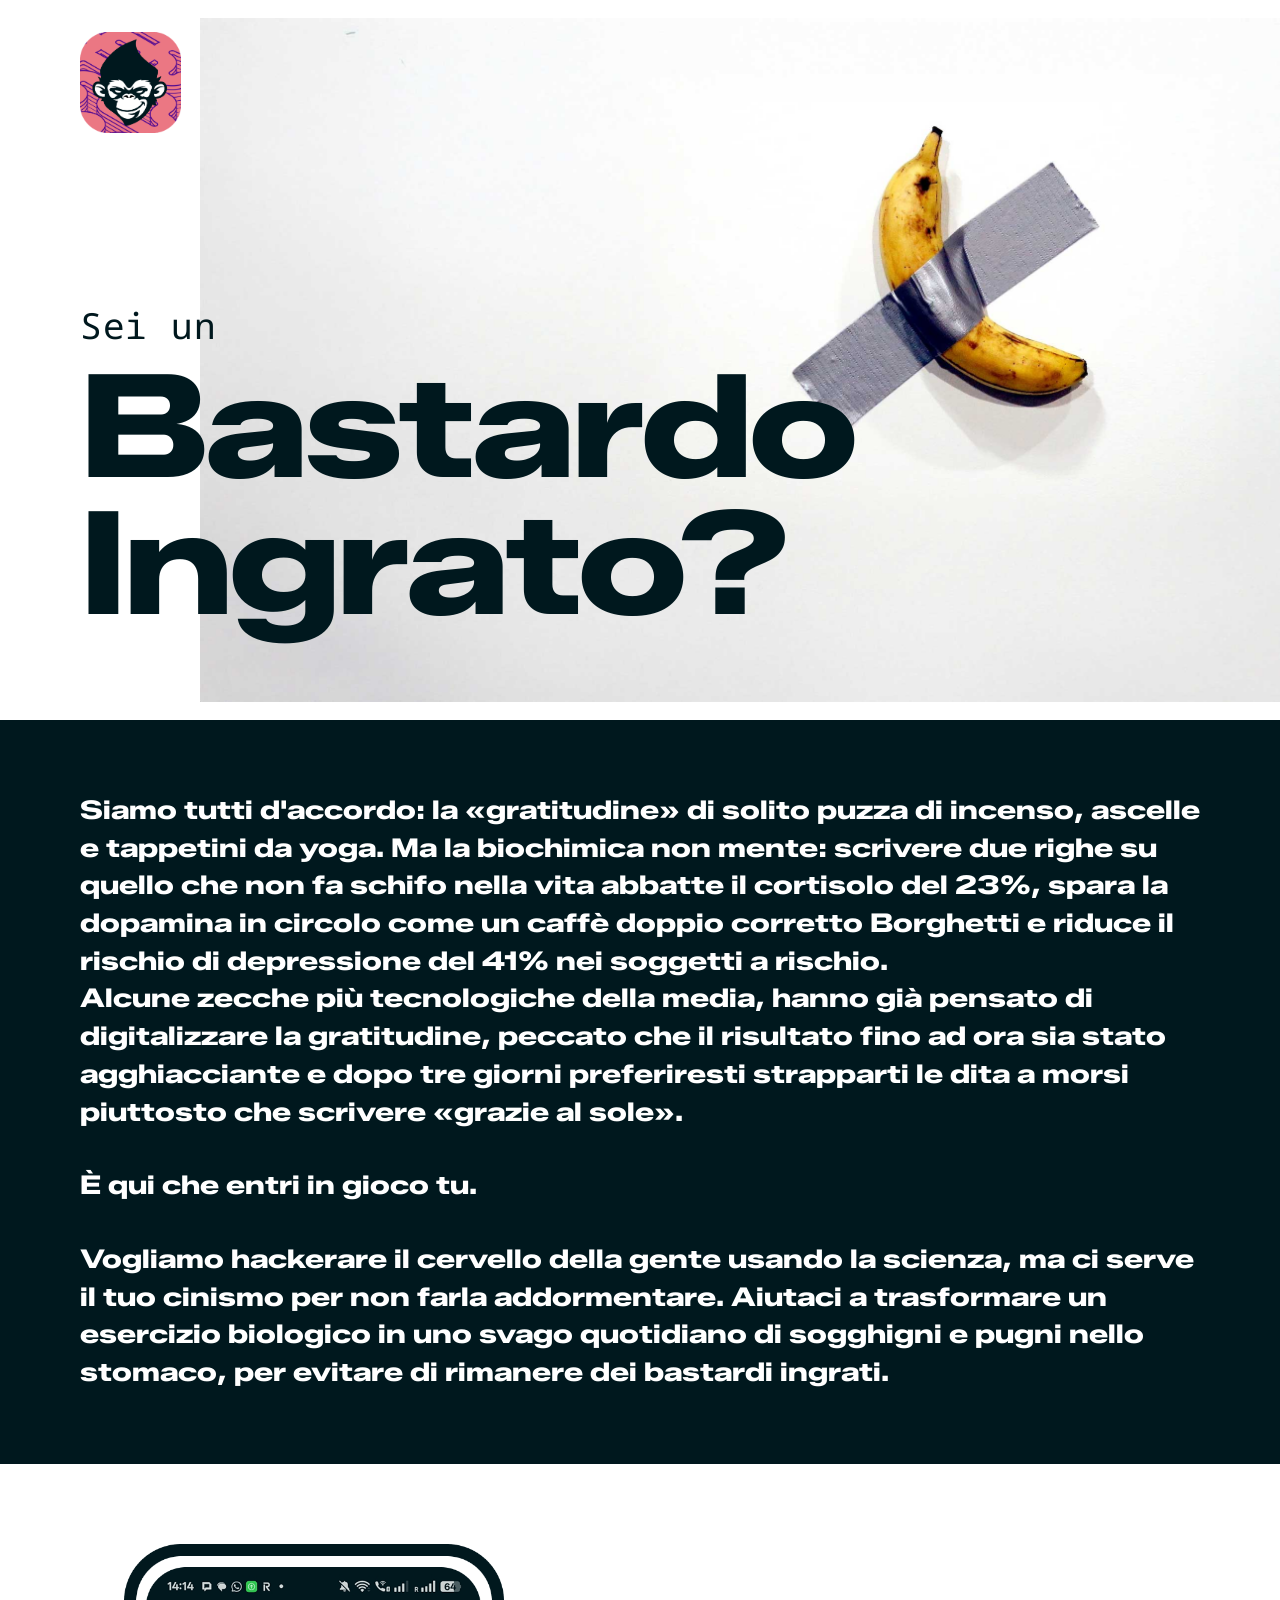
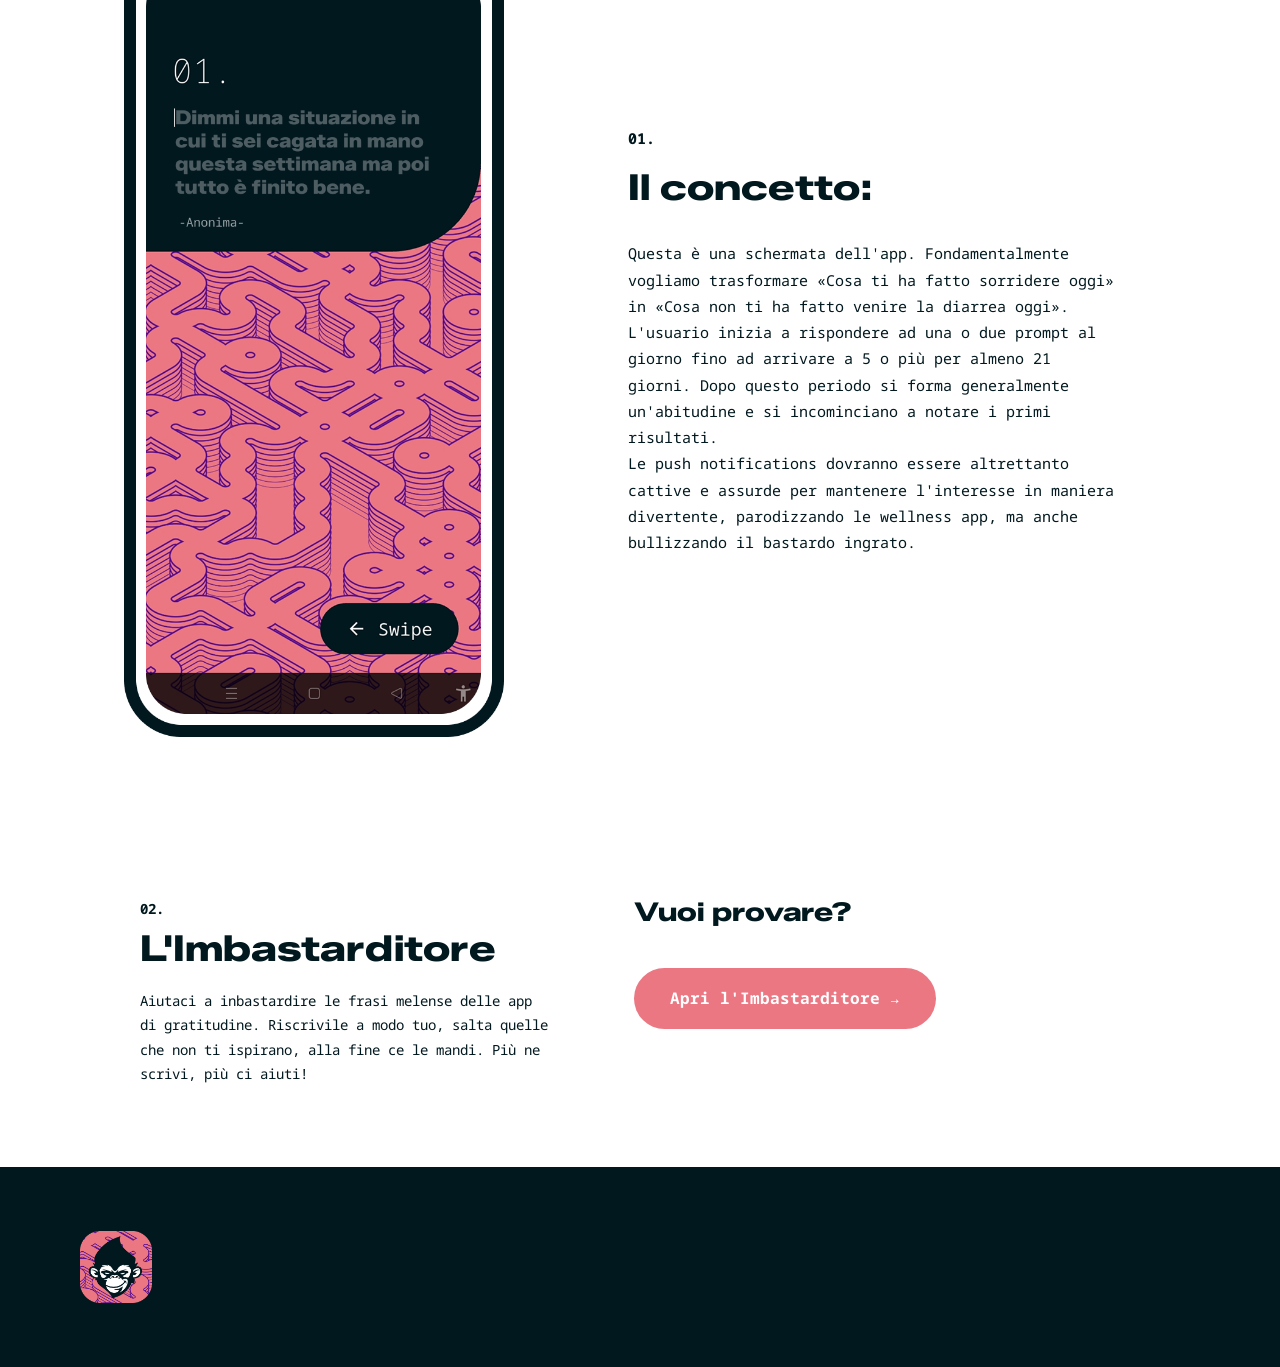
<file: bastard/index.html>
<!DOCTYPE html>
<html lang="it">
<head>
    <meta charset="UTF-8">
    <meta name="viewport" content="width=device-width, initial-scale=1.0">
    <title>Bastardo Ingrato</title>
    <meta name="description" content="Sei un Bastardo Ingrato? Scopri l'app che hackera la gratitudine.">
    <style>
        @font-face {
            font-family: 'ZalandoSansExpanded';
            src: url('assets/fonts/ZalandoSansExpanded-ExtraBold.ttf') format('truetype');
            font-weight: 800;
            font-style: normal;
            font-display: swap;
        }

        @font-face {
            font-family: 'NotoSansMono';
            src: url('assets/fonts/NotoSansMono-Variable.ttf') format('truetype');
            font-weight: 100 900;
            font-style: normal;
            font-display: swap;
        }

        *, *::before, *::after {
            margin: 0;
            padding: 0;
            box-sizing: border-box;
        }

        :root {
            --white: #ffffff;
            --dark: #00181e;
            --pink: #eb7783;
            --mint: #7de4c4;
            --purple: #530b92;
            --font-headline: 'ZalandoSansExpanded', 'Arial Black', sans-serif;
            --font-body: 'NotoSansMono', 'Courier New', monospace;
        }

        html {
            font-size: 16px;
            -webkit-font-smoothing: antialiased;
            -moz-osx-font-smoothing: grayscale;
        }

        body {
            font-family: var(--font-body);
            font-weight: 400;
            line-height: 1.6;
            color: var(--dark);
            background: var(--white);
        }

        /* Hero section — full-width banana background */
        .hero {
            position: relative;
            width: 100%;
            aspect-ratio: 16 / 9;
            max-height: 100vh;
            background: var(--white);
            display: flex;
            flex-direction: column;
            justify-content: space-between;
            overflow: hidden;
        }

        .hero-banana {
            position: absolute;
            top: 50%;
            right: 0;
            transform: translateY(-50%);
            height: 95%;
            width: auto;
            object-fit: contain;
            z-index: 1;
        }

        .hero-logo {
            position: relative;
            z-index: 2;
            padding: 32px 80px;
        }

        .logo-icon {
            width: 101px;
            height: 101px;
        }

        .hero-text {
            position: relative;
            z-index: 2;
            padding: 0 80px 88px;
        }

        .hero-text .subtitle {
            font-family: var(--font-body);
            font-size: 36px;
            font-weight: 400;
            letter-spacing: 0.02em;
            margin-bottom: 4px;
            color: var(--dark);
        }

        .hero-text h1 {
            font-family: var(--font-headline);
            font-weight: 800;
            font-size: 144px;
            line-height: 0.95;
            letter-spacing: -0.02em;
            color: var(--dark);
        }

        /* Body text */
        .body-text {
            padding: 72px 80px;
            background: var(--dark);
        }

        .body-text p {
            font-family: var(--font-headline);
            font-size: 26px;
            font-weight: 800;
            line-height: 1.45;
            margin-bottom: 0;
            color: var(--white);
        }

        .body-text p + p {
            margin-top: 0;
        }

        .body-text p.spacer-before {
            margin-top: 36px;
        }

        /* Phone + Concept */
        .phone-concept {
            display: grid;
            grid-template-columns: 45fr 55fr;
            column-gap: 80px;
            padding: 80px;
            align-items: center;
            background: var(--white);
        }

        .phone-mockup {
            display: flex;
            justify-content: center;
        }

        .phone-mockup img {
            width: 100%;
            max-width: 380px;
            display: block;
        }

        .concept-card {
            padding: 0;
        }

        .section-number {
            font-family: var(--font-body);
            font-weight: 700;
            font-size: 18px;
            color: var(--dark);
            margin-bottom: 8px;
        }

        .concept-card h2 {
            font-family: var(--font-headline);
            font-weight: 800;
            font-size: 36px;
            margin-bottom: 24px;
            color: var(--dark);
        }

        .concept-card p {
            font-family: var(--font-body);
            font-size: 15px;
            line-height: 1.75;
            color: var(--dark);
            max-width: 85%;
        }

        /* Bottom cards */
        .bottom-cards {
            display: grid;
            grid-template-columns: 45fr 55fr;
            column-gap: 80px;
            padding: 80px 140px;
            align-items: start;
            background: var(--white);
        }

        .card-imbastarditore h3 {
            font-family: var(--font-headline);
            font-weight: 800;
            font-size: 36px;
            color: var(--dark);
            line-height: 1.1;
            margin-bottom: 20px;
        }

        .card-imbastarditore p {
            font-family: var(--font-body);
            font-size: 14px;
            line-height: 1.75;
            color: var(--dark);
        }

        .card-profumo h3 {
            font-family: var(--font-headline);
            font-weight: 800;
            font-size: 26px;
            color: var(--dark);
            line-height: 1.2;
            margin-bottom: 20px;
        }

        .mock-input {
            background: #ebebeb;
            border-radius: 16px;
            height: 180px;
            margin-bottom: 20px;
            width: 100%;
            border: none;
            outline: none;
            resize: none;
            padding: 20px;
            font-family: var(--font-body);
            font-size: 14px;
            line-height: 1.6;
            color: var(--dark);
            display: block;
        }

        .mock-input::placeholder {
            color: #aaa;
        }

        .button-row {
            display: flex;
            gap: 12px;
            align-items: center;
            width: 100%;
        }

        .pill {
            border-radius: 50px;
            padding: 14px 28px;
            font-family: var(--font-body);
            font-size: 16px;
            font-weight: 700;
            border: none;
            cursor: pointer;
            display: flex;
            align-items: center;
            justify-content: center;
            min-height: 48px;
            transition: opacity 0.1s ease;
        }

        .pill:active {
            opacity: 0.7;
        }

        .pill-fine, .pill-back {
            background: var(--dark);
            color: var(--white);
            flex: 100 1 0;
        }

        .pill-back img {
            filter: brightness(0) invert(1);
            height: 48px;
        }

        .pill-skip {
            background: var(--pink);
            color: var(--white);
            flex: 120 1 0;
        }

        .pill-next {
            background: var(--mint);
            color: var(--dark);
            flex: 120 1 0;
        }

        .pill img {
            height: 20px;
            width: auto;
            display: block;
        }

        .pill-next img {
            height: 24px;
        }

        /* Review overlay */
        .review-overlay {
            position: fixed;
            inset: 0;
            z-index: 100;
            background: var(--white);
            display: flex;
            flex-direction: column;
            animation: slideUp 0.35s cubic-bezier(0.4, 0, 0.2, 1);
        }

        @keyframes slideUp {
            from { transform: translateY(100%); }
            to { transform: translateY(0); }
        }

        .review-header {
            padding: 40px 32px 24px;
            border-bottom: 1px solid #eee;
            flex-shrink: 0;
        }

        .review-header h2 {
            font-family: var(--font-headline);
            font-weight: 800;
            font-size: 28px;
            color: var(--dark);
            margin-bottom: 20px;
        }

        .name-input {
            width: 100%;
            border: none;
            border-bottom: 2px solid var(--dark);
            padding: 12px 0;
            font-family: var(--font-body);
            font-size: 16px;
            color: var(--dark);
            background: transparent;
            outline: none;
        }

        .name-input::placeholder {
            color: #aaa;
        }

        .review-body {
            flex: 1;
            overflow-y: auto;
            padding: 24px 32px;
            -webkit-overflow-scrolling: touch;
        }

        .review-item {
            margin-bottom: 36px;
        }

        .review-item label {
            display: block;
            font-family: var(--font-body);
            font-size: 11px;
            color: #999;
            margin-bottom: 8px;
            text-transform: uppercase;
            letter-spacing: 0.05em;
        }

        .review-item textarea {
            width: 100%;
            border: none;
            border-bottom: 1px solid #ddd;
            padding: 8px 0;
            font-family: var(--font-body);
            font-size: 15px;
            line-height: 1.6;
            color: var(--dark);
            background: transparent;
            resize: none;
            outline: none;
            overflow: hidden;
        }

        .review-footer {
            padding: 16px 32px 40px;
            border-top: 1px solid #eee;
            flex-shrink: 0;
        }

        .submit-all {
            width: 100%;
            background: var(--dark);
            color: var(--white);
            font-family: var(--font-body);
            font-size: 16px;
            font-weight: 700;
            padding: 18px;
            border-radius: 50px;
            border: none;
            cursor: pointer;
            transition: opacity 0.1s ease;
        }

        .submit-all:active {
            opacity: 0.7;
        }

        .review-thanks {
            display: flex;
            flex-direction: column;
            align-items: center;
            justify-content: center;
            height: 100%;
            padding: 48px;
            text-align: center;
        }

        .review-thanks h2 {
            font-family: var(--font-headline);
            font-weight: 800;
            font-size: 48px;
            color: var(--dark);
            margin-bottom: 16px;
        }

        .review-thanks p {
            font-family: var(--font-body);
            font-size: 16px;
            color: var(--dark);
        }

        /* ── Mobile ──────────────────────────────── */
        @media (max-width: 768px) {

            /* Hero */
            .hero {
                aspect-ratio: unset;
                height: 100vh;
                height: 100dvh;
                max-height: none;
            }

            .hero-banana {
                right: -40%;
            }

            .hero-logo {
                padding: 20px 24px;
            }

            .logo-icon {
                width: 62px;
                height: 62px;
            }

            .hero-text {
                padding: 0 24px 48px;
            }

            .hero-text .subtitle {
                font-size: 18px;
            }

            .hero-text h1 {
                font-size: 55px;
            }

            /* Body text */
            .body-text {
                padding: 48px 28px;
            }

            .body-text p {
                font-size: 18px;
            }

            .body-text p.spacer-before {
                margin-top: 24px;
            }

            /* Phone + Concept — stack vertically */
            .phone-concept {
                grid-template-columns: 1fr;
                padding: 48px 28px;
                column-gap: 0;
                row-gap: 40px;
            }

            .phone-mockup img {
                max-width: 240px;
            }

            .concept-card h2 {
                font-size: 26px;
                margin-bottom: 16px;
            }

            .concept-card p {
                max-width: 100%;
                font-size: 13px;
            }

            /* Bottom cards — stack vertically */
            .bottom-cards {
                grid-template-columns: 1fr;
                padding: 48px 28px;
                row-gap: 48px;
            }

            .card-imbastarditore h3 {
                font-size: 28px;
            }

            .card-profumo h3 {
                font-size: 20px;
            }

            /* Buttons — distribute evenly */
            .button-row {
                gap: 8px;
            }

            .pill {
                padding: 12px 16px;
                font-size: 14px;
            }

            .pill-fine,
            .pill-back {
                min-width: unset;
                flex: 1;
            }

            .pill-skip,
            .pill-next {
                width: unset;
                flex: 1;
            }

            .pill-back img,
            .pill-next img {
                height: 18px;
            }

            .pill-skip img {
                height: 14px;
            }

            /* Footer */
            footer {
                padding: 40px 28px;
                justify-content: center !important;
            }

            footer .logo-icon {
                width: 56px;
                height: 56px;
            }
        }

        /* Footer */
        footer {
            background: var(--dark);
            display: flex;
            justify-content: flex-start;
            padding: 64px 80px;
        }

        footer .logo-icon {
            width: 72px;
            height: 72px;
        }
    </style>
</head>
<body>
    <!-- Hero — full-width with banana background -->
    <section class="hero">
        <div class="hero-logo">
            <img src="assets/Ungrateful monkey@3x.png" alt="Bastardo Ingrato" class="logo-icon">
        </div>
        <img src="assets/2661.jpg" alt="" class="hero-banana">
        <div class="hero-text">
            <p class="subtitle">Sei un</p>
            <h1>Bastardo<br>Ingrato?</h1>
        </div>
    </section>

    <!-- Body text -->
    <section class="body-text">
        <p>Siamo tutti d'accordo: la «gratitudine» di solito puzza di incenso, ascelle e tappetini da yoga. Ma la biochimica non mente: scrivere due righe su quello che non fa schifo nella vita abbatte il cortisolo del 23%, spara la dopamina in circolo come un caffè doppio corretto Borghetti e riduce il rischio di depressione del 41% nei soggetti a rischio.</p>
        <p>Alcune zecche più tecnologiche della media, hanno già pensato di digitalizzare la gratitudine, peccato che il risultato fino ad ora sia stato agghiacciante e dopo tre giorni preferiresti strapparti le dita a morsi piuttosto che scrivere «grazie al sole».</p>
        <p class="spacer-before">È qui che entri in gioco tu.</p>
        <p class="spacer-before">Vogliamo hackerare il cervello della gente usando la scienza, ma ci serve il tuo cinismo per non farla addormentare. Aiutaci a trasformare un esercizio biologico in uno svago quotidiano di sogghigni e pugni nello stomaco, per evitare di rimanere dei bastardi ingrati.</p>
    </section>

    <!-- Phone + Concept -->
    <section class="phone-concept">
        <div class="phone-mockup">
            <img src="assets/phone ITA 3.png" alt="App Bastardo Ingrato">
        </div>
        <div class="concept-card">
            <p class="section-number">01.</p>
            <h2>Il concetto:</h2>
            <p>Questa è una schermata dell'app. Fondamentalmente vogliamo trasformare «Cosa ti ha fatto sorridere oggi» in «Cosa non ti ha fatto venire la diarrea oggi». L'usuario inizia a rispondere ad una o due prompt al giorno fino ad arrivare a 5 o più per almeno 21 giorni. Dopo questo periodo si forma generalmente un'abitudine e si incominciano a notare i primi risultati.<br>Le push notifications dovranno essere altrettanto cattive e assurde per mantenere l'interesse in maniera divertente, parodizzando le wellness app, ma anche bullizzando il bastardo ingrato.</p>
        </div>
    </section>

    <!-- Bottom cards -->
    <section class="bottom-cards">
        <div class="card-imbastarditore">
            <p class="section-number">02.</p>
            <h3>L'Imbastarditore</h3>
            <p>Aiutaci a inbastardire le frasi melense delle app di gratitudine. Riscrivile a modo tuo, salta quelle che non ti ispirano, alla fine ce le mandi. Più ne scrivi, più ci aiuti!</p>
        </div>
        <div class="card-profumo" style="display:flex;flex-direction:column;justify-content:center;align-items:flex-start;gap:20px;">
            <h3>Vuoi provare?</h3>
            <a href="imbastarditore/" style="display:inline-block;background:var(--pink);color:var(--white);padding:18px 36px;border-radius:50px;font-family:var(--font-body);font-weight:700;font-size:16px;text-decoration:none;">Apri l'Imbastarditore →</a>
        </div>
    </section>

    <!-- Footer -->
    <footer>
        <img src="assets/Ungrateful monkey@3x.png" alt="Bastardo Ingrato" class="logo-icon">
    </footer>

</body>
</html>
</file>
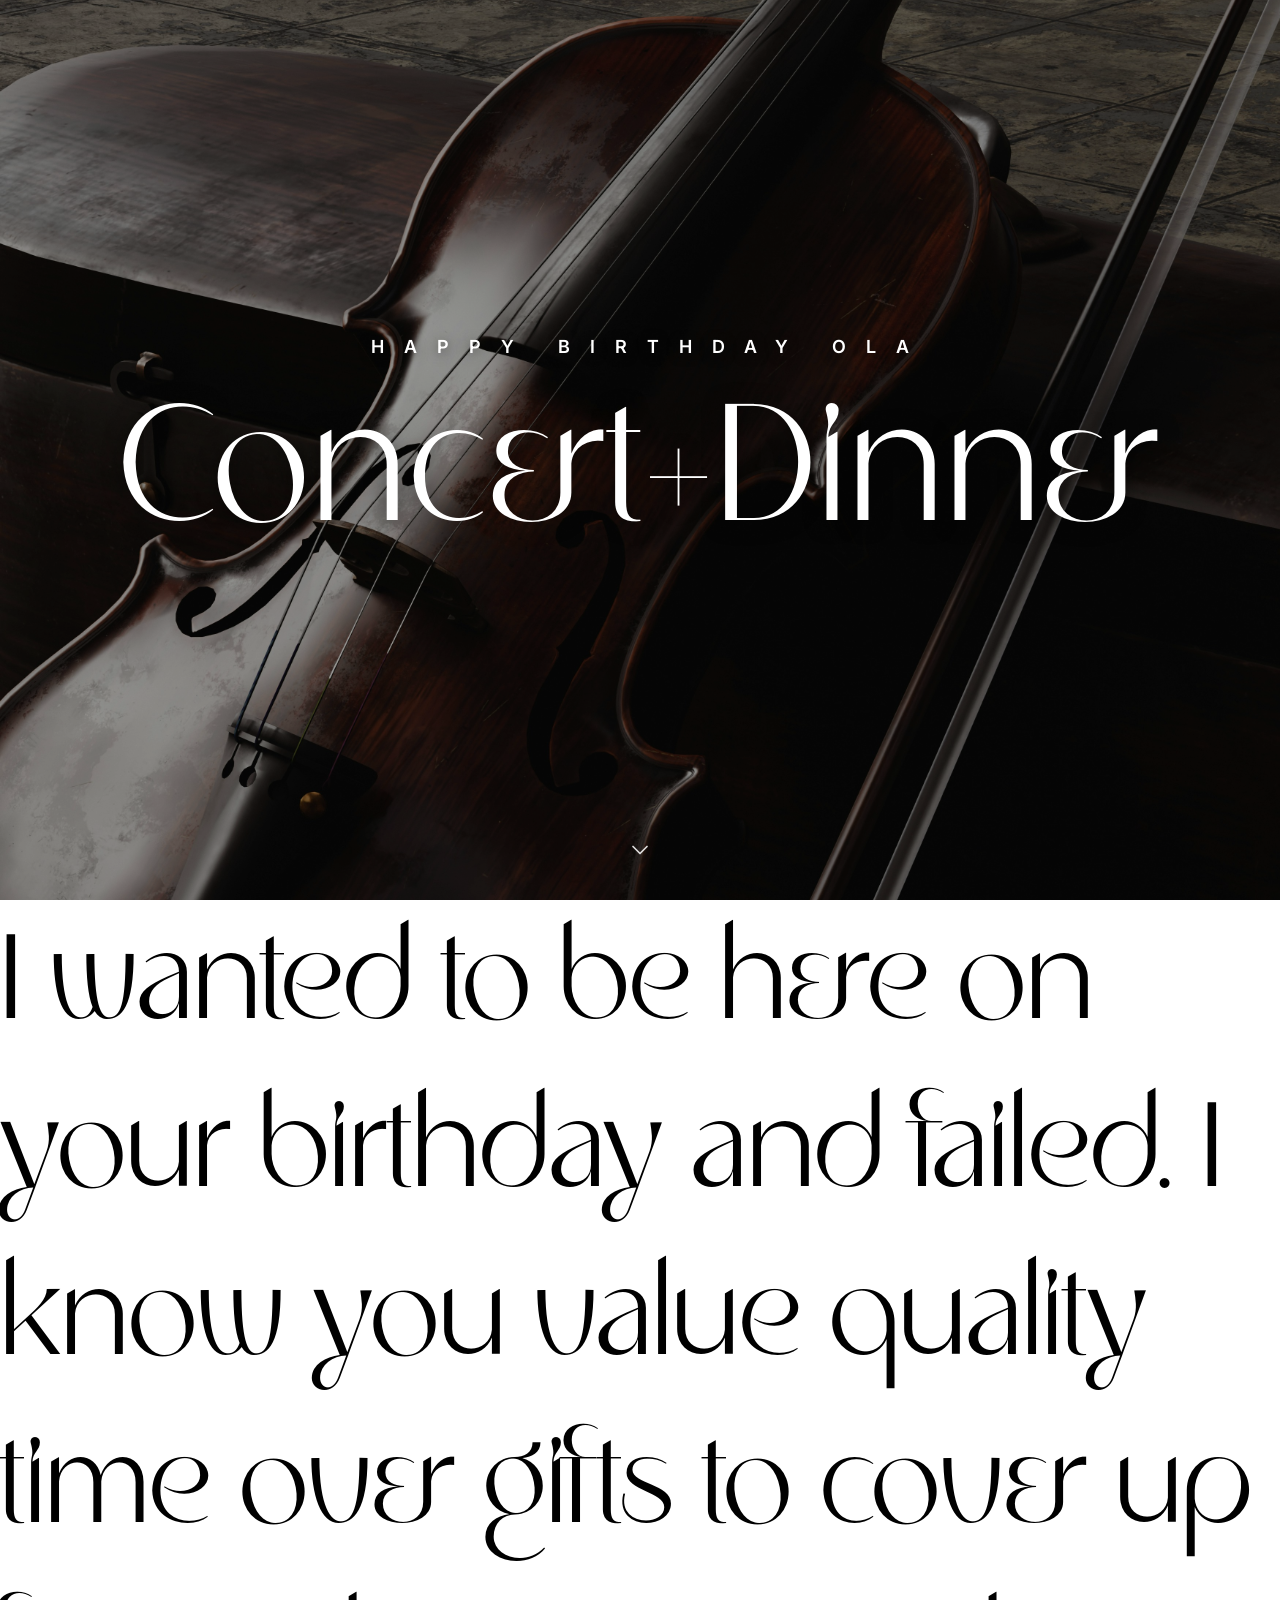
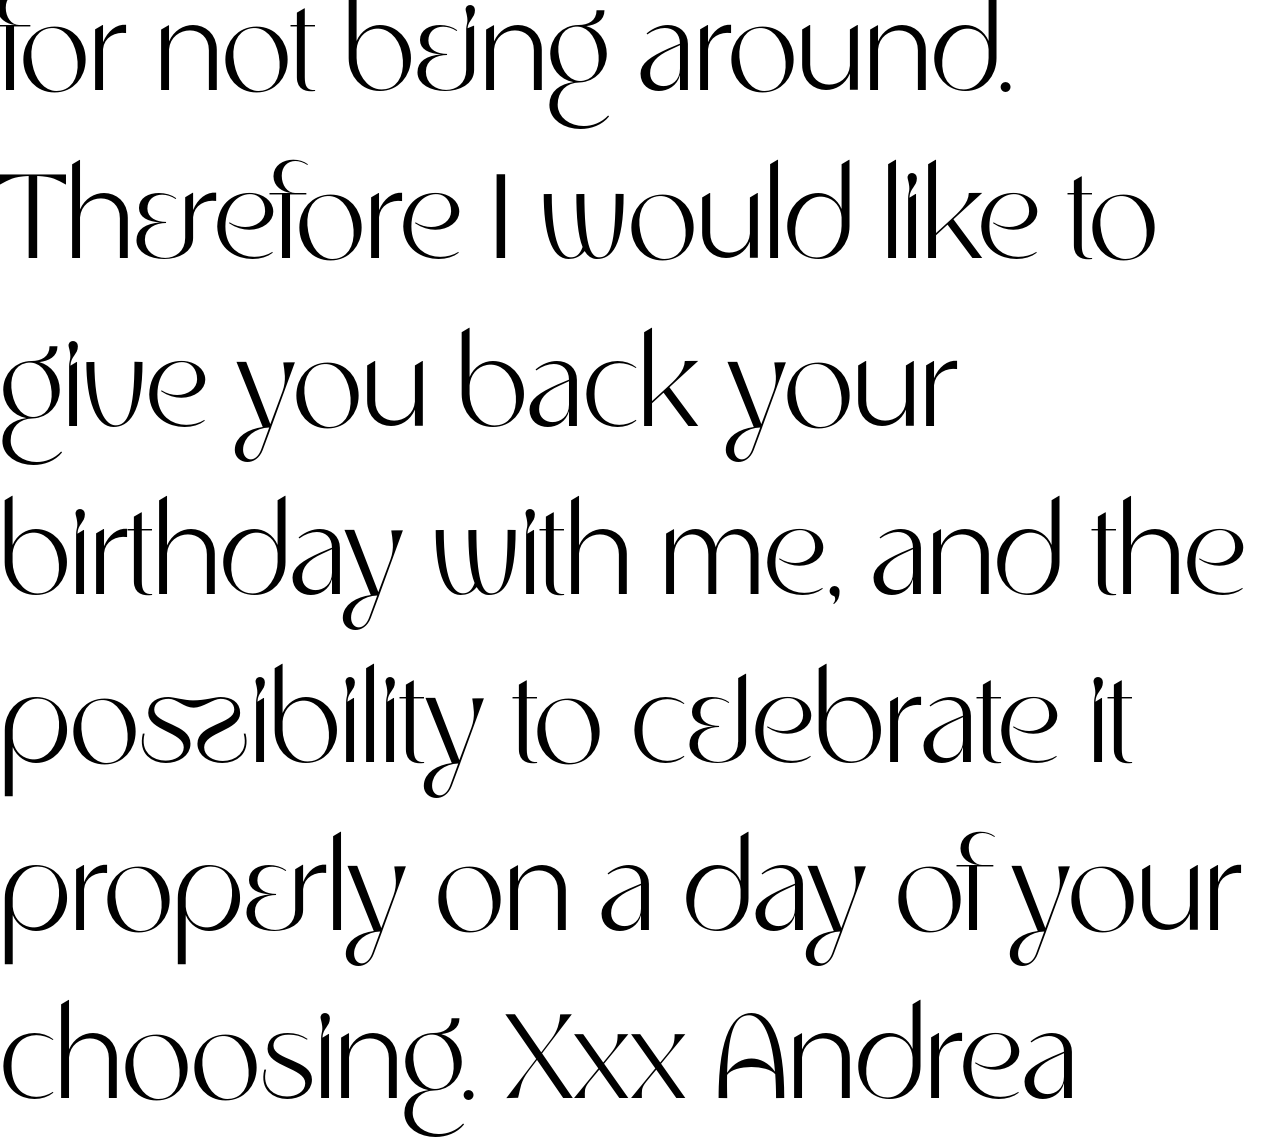
<file: ola/index.html>
<!DOCTYPE html>
<html lang="en">
<head>
  <meta charset="UTF-8" />
  <meta name="viewport" content="width=device-width, initial-scale=1.0" />
  <title>Concert+Dinner</title>
  <link rel="preconnect" href="https://fonts.googleapis.com" />
  <link rel="preconnect" href="https://fonts.gstatic.com" crossorigin />
  <link href="https://fonts.googleapis.com/css2?family=Inter:wght@600&display=swap" rel="stylesheet" />
  <style>
    @font-face {
      font-family: "Gissela";
      src: url("gissela-modern-classy-logo-font-2026-04-07-06-21-37-utc/Gissela.woff2") format("woff2"),
           url("gissela-modern-classy-logo-font-2026-04-07-06-21-37-utc/Gissela.woff") format("woff"),
           url("gissela-modern-classy-logo-font-2026-04-07-06-21-37-utc/Gissela.ttf") format("truetype");
      font-weight: normal;
      font-style: normal;
      font-display: swap;
    }

    * {
      margin: 0;
      padding: 0;
      box-sizing: border-box;
    }

    html, body {
      height: 100%;
    }

    .hero {
      position: relative;
      height: 100vh;
      height: 100dvh;
      min-height: 30rem;
      width: 100%;
      display: flex;
      flex-direction: column;
      align-items: center;
      justify-content: center;
      text-align: center;
      padding: 0;
      background-image: url("point-normal-0nFaVH4tV1w-unsplash.jpg");
      background-size: cover;
      background-position: center;
      background-repeat: no-repeat;
    }

    .hero::before {
      content: "";
      position: absolute;
      top: 0;
      right: 0;
      bottom: 0;
      left: 0;
      background: rgba(0, 0, 0, 0.35);
    }

    .hero__overline {
      position: relative;
      z-index: 1;
      font-family: "Inter", sans-serif;
      font-weight: 600;
      text-transform: uppercase;
      letter-spacing: 20px;
      /* offset the trailing letter-spacing so the line stays optically centred */
      margin-left: 20px;
      color: #fff;
      font-size: clamp(0.75rem, 2vw, 1.125rem);
      margin-bottom: 1.5rem;
      text-shadow: 0 2px 12px rgba(0, 0, 0, 0.5);
    }

    .hero__title {
      position: relative;
      z-index: 1;
      font-family: "Gissela", serif;
      color: #fff;
      font-size: clamp(2rem, 13vw, 18rem);
      font-weight: normal;
      letter-spacing: 0.02em;
      line-height: 1.1;
      max-width: 100%;
      white-space: nowrap;
      text-shadow: 0 2px 20px rgba(0, 0, 0, 0.5);

      /* Enable the font's fancy lettering: ligatures (er, ss...),
         stylistic set 01 (decorative e), stylistic alternates + kerning */
      font-feature-settings: "liga" 1, "ss01" 1, "salt" 1, "kern" 1;
      -webkit-font-feature-settings: "liga" 1, "ss01" 1, "salt" 1, "kern" 1;
      font-variant-ligatures: common-ligatures;
    }

    .hero__scroll {
      position: absolute;
      bottom: 2rem;
      left: 50%;
      transform: translateX(-50%);
      z-index: 1;
      color: #fff;
      opacity: 0.85;
      animation: scrollBounce 2s ease-in-out infinite;
    }

    @keyframes scrollBounce {
      0%, 100% { transform: translate(-50%, 0); }
      50%      { transform: translate(-50%, 10px); }
    }

    @media (prefers-reduced-motion: reduce) {
      .hero__scroll { animation: none; }
    }

    .message {
      background: #fff;
      padding: 0;
    }

    .message__copy {
      font-family: "Gissela", serif;
      color: #000;
      font-size: clamp(2.5rem, 14vw, 120px);
      line-height: 1.4;
      overflow-wrap: break-word;
      word-break: break-word;
      font-feature-settings: "liga" 1, "ss01" 1, "salt" 1, "kern" 1;
      -webkit-font-feature-settings: "liga" 1, "ss01" 1, "salt" 1, "kern" 1;
    }
  </style>
</head>
<body>
  <section class="hero">
    <p class="hero__overline">Happy Birthday Ola</p>
    <h1 class="hero__title">Concert+Dinner</h1>
    <div class="hero__scroll" aria-hidden="true">
      <svg viewBox="0 0 24 24" width="28" height="28" fill="none"
           stroke="currentColor" stroke-width="1.5"
           stroke-linecap="round" stroke-linejoin="round">
        <polyline points="6 9 12 15 18 9" />
      </svg>
    </div>
  </section>

  <section class="message">
    <p class="message__copy">I wanted to be here on your birthday and failed. I know you value quality time over gifts to cover up for not being around. Therefore I would like to give you back your birthday with me, and the possibility to celebrate it properly on a day of your choosing. Xxx Andrea</p>
  </section>
</body>
</html>
</file>
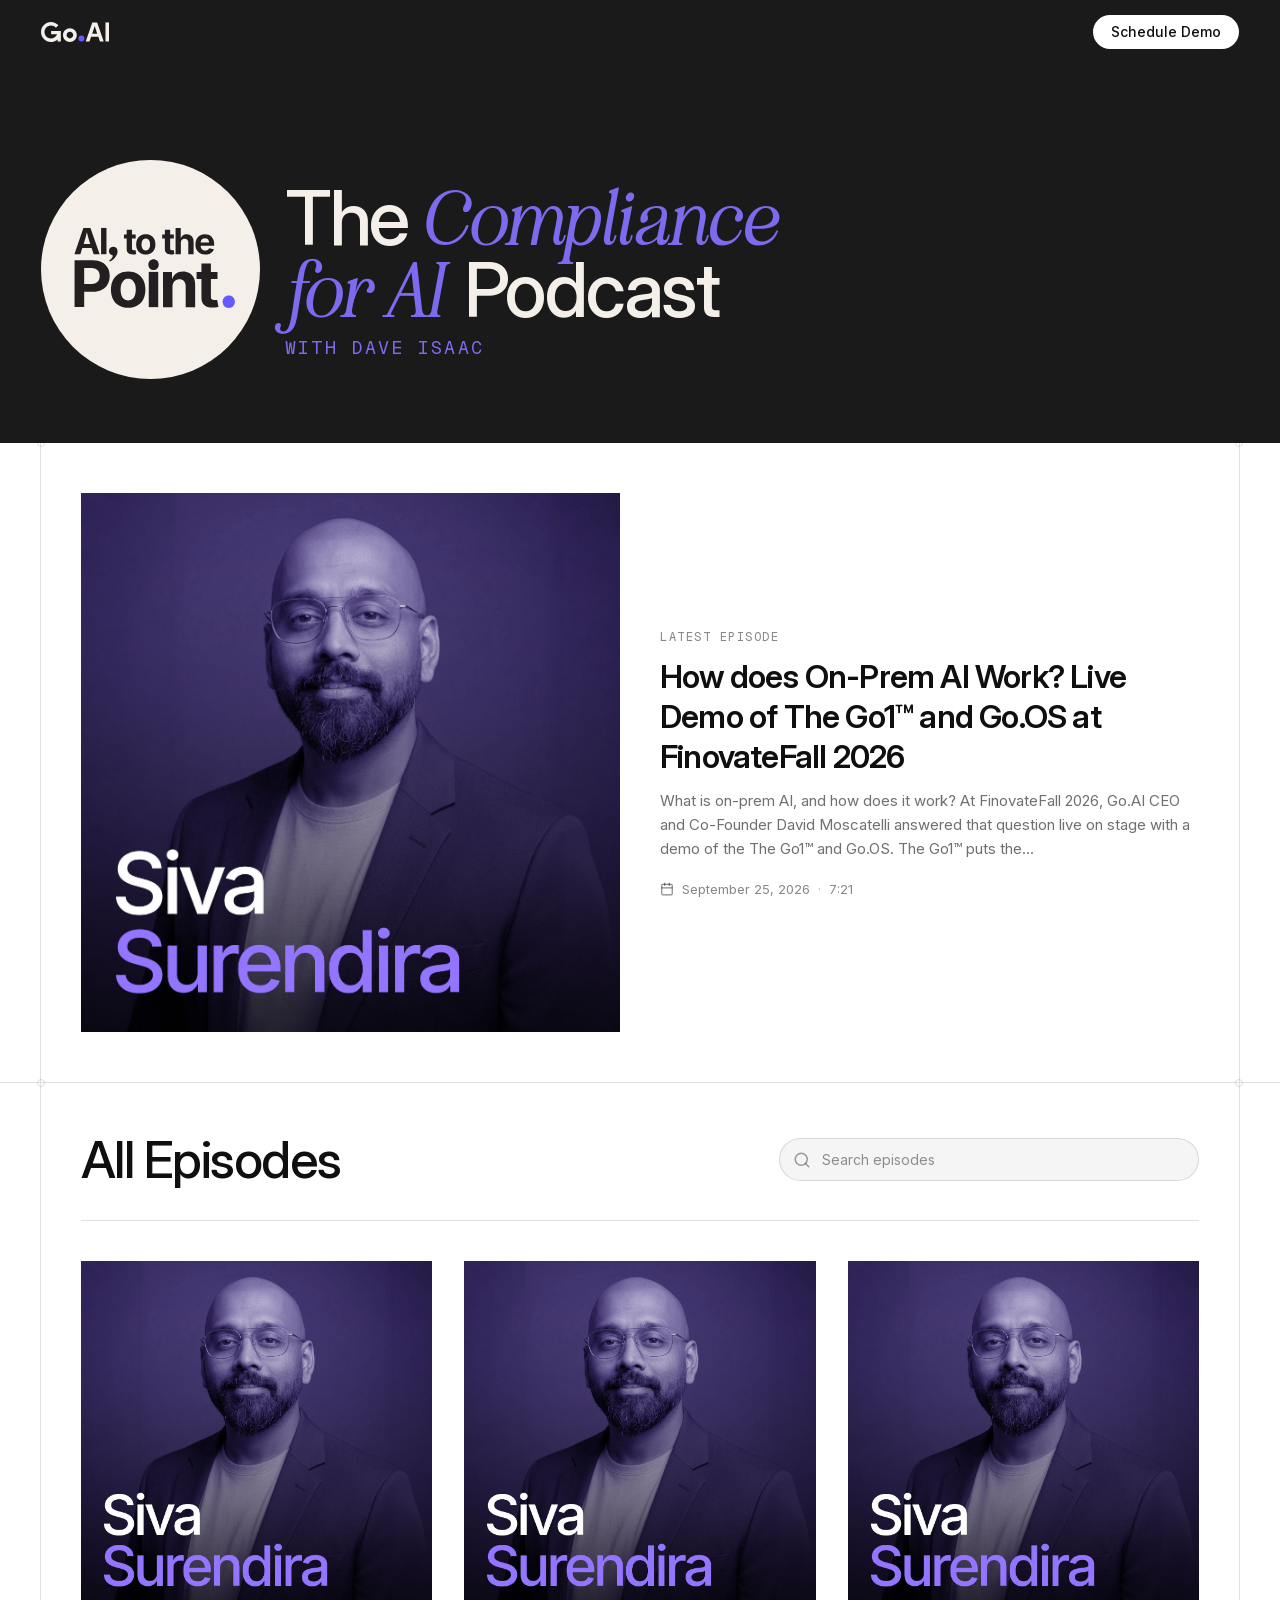
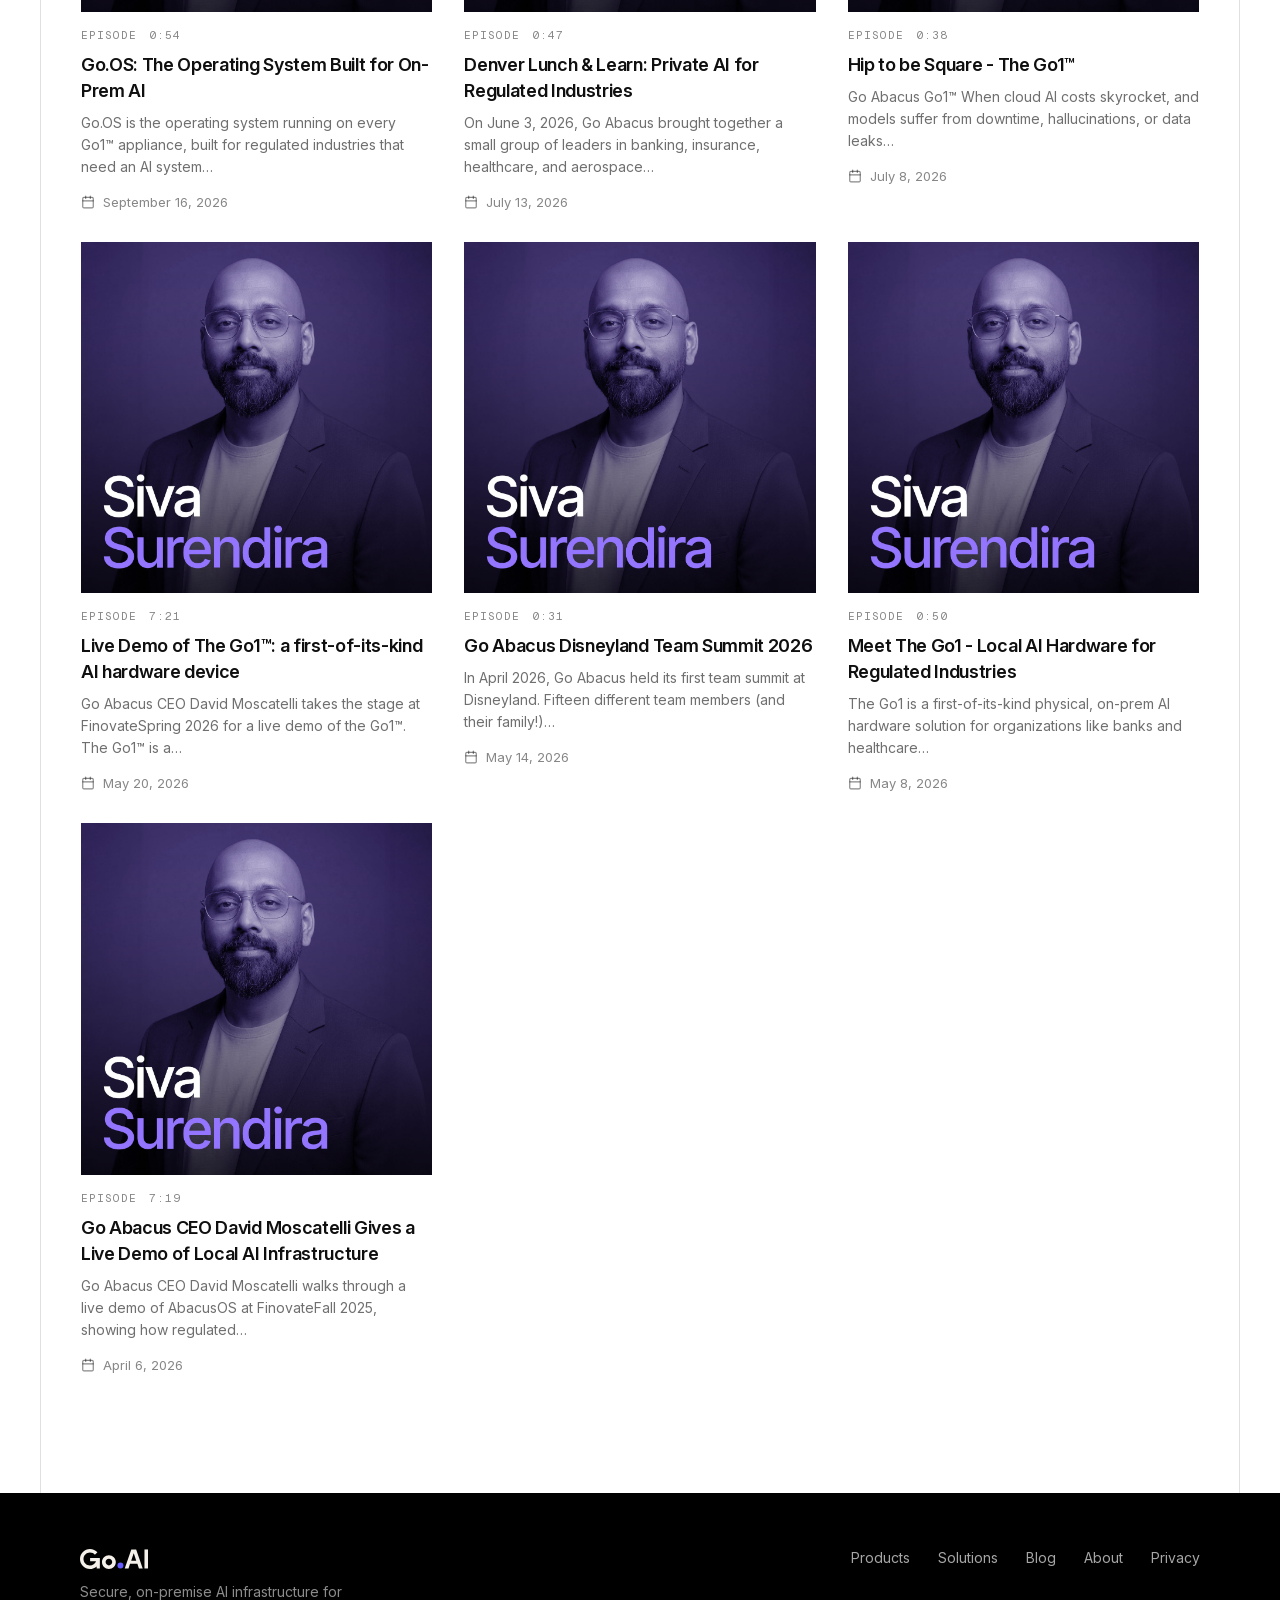
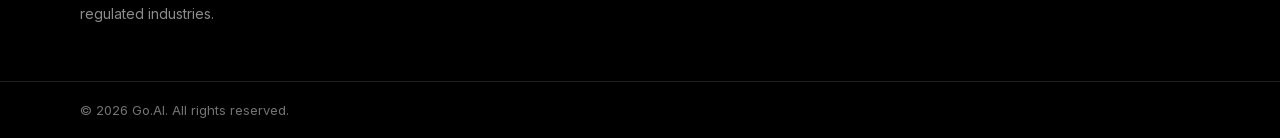
<file: podcast/index.html>
<!doctype html>
<html lang="en">
<head>
  <meta charset="utf-8">
  <title>AI, to the Point | Go.AI</title>
  <meta name="viewport" content="width=device-width, initial-scale=1">
  <!-- Preview only. This is unreleased client work hosted here for review; it is
       not meant to be discoverable. Remove when it moves to its real home. -->
  <meta name="robots" content="noindex, nofollow">
  <link rel="preload" as="font" type="font/woff2" crossorigin href="assets/Inter-Variable-latin.woff2">
  <link rel="preload" as="font" type="font/woff2" crossorigin href="assets/GeistMono-Variable-latin.woff2">
  <link rel="stylesheet" href="abacus-blog.css">
  <link rel="stylesheet" href="podcast.css">
</head>

<body class="ab">

  <header class="ab-nav">
    <div class="ab-nav__inner">
      <a class="ab-nav__logo" href="https://goabacus.co">
        <img src="assets/go-logo-w.svg" alt="Go.AI" height="20">
      </a>
      <a class="ab-btn ab-btn--light" href="https://goabacus.co/demo">Schedule Demo</a>
    </div>
  </header>

  <main id="main-content">

    <section class="ab-rule ab-rule--dark pod-band">
      <video class="pod-band__video" autoplay muted loop playsinline
             preload="auto" aria-hidden="true" tabindex="-1">
        <source src="assets/podcast-header.mp4" type="video/mp4">
      </video>
      <div class="ab-container ab-container--ruled">
        <span class="ab-dot ab-dot--tl"></span>
        <span class="ab-dot ab-dot--tr"></span>

        <div class="ab-pad ab-list-head pod-head">
          <div class="pod-hero">
            <img class="pod-hero__mark" src="assets/ai-to-the-point.svg"
                 alt="AI, to the Point." width="208" height="208" decoding="async">
            <div class="pod-hero__text">
              <h1 class="pod-hero__title">The <span class="pod-accent">Compliance</span><br><span class="pod-accent">for AI</span> Podcast</h1>
              <p class="pod-hero__host">With Dave Isaac</p>
            </div>
          </div>
        </div>
      </div>
    </section>

    <section class="ab-rule ab-rule--top">
      <div class="ab-container ab-container--ruled">
        <span class="ab-dot ab-dot--tl"></span>
        <span class="ab-dot ab-dot--tr"></span>

        <div class="ab-pad ab-featured-wrap" id="ab-featured">
          <a class="ab-featured" href="https://www.youtube.com/watch?v=hJNmajDzcWw"
             target="_blank" rel="noopener">
            <div class="ab-featured__media">
              <img src="assets/ep-siva-surendira.jpg" alt="" loading="eager" decoding="async" width="1197" height="1205">
            </div>
            <div class="ab-featured__body">
              <p class="ab-eyebrow ab-eyebrow--flush">Latest episode</p>
              <h2 class="ab-featured__title">How does On-Prem AI Work? Live Demo of The Go1™ and Go.OS at FinovateFall 2026</h2>
              <p class="ab-featured__excerpt">What is on-prem AI, and how does it work? At FinovateFall 2026, Go.AI CEO and Co-Founder David Moscatelli answered that question live on stage with a demo of the The Go1™ and Go.OS. The Go1™ puts the…</p>
              <div class="ab-card__byline">
                <svg class="ab-byline__icon" width="14" height="14" viewBox="0 0 24 24" fill="none" stroke="currentColor" stroke-width="2" stroke-linecap="round" stroke-linejoin="round" aria-hidden="true"><path d="M8 2v4"/><path d="M16 2v4"/><rect width="18" height="18" x="3" y="4" rx="2"/><path d="M3 10h18"/></svg>
                <time>September 25, 2026</time>
                <span class="ab-card__dot">·</span>
                <span>7:21</span>
              </div>
            </div>
          </a>
        </div>
      </div>
    </section>

    <section class="ab-rule ab-rule--top">
      <div class="ab-container ab-container--ruled">
        <span class="ab-dot ab-dot--tl"></span>
        <span class="ab-dot ab-dot--tr"></span>

        <div class="ab-pad ab-listing" id="ab-listing" data-page-size="9">

          <div class="pod-listing-head">
            <h2 class="pod-listing-head__title">All Episodes</h2>
            <div class="pod-search">
              <label class="ab-sr-only" for="ab-q">Search episodes</label>
              <svg class="pod-search__icon" width="18" height="18" viewBox="0 0 24 24" fill="none"
                   stroke="currentColor" stroke-width="2" stroke-linecap="round" stroke-linejoin="round"
                   aria-hidden="true"><circle cx="11" cy="11" r="8"/><path d="m21 21-4.3-4.3"/></svg>
              <input class="pod-search__input" id="ab-q" type="search" autocomplete="off"
                     placeholder="Search episodes">
            </div>
          </div>

          <div class="ab-cards" id="ab-grid">
              <a class="ab-card" href="https://www.youtube.com/watch?v=XD1Q7GeZRZk"
                 target="_blank" rel="noopener">
                <div class="ab-card__media">
                  <img src="assets/ep-siva-surendira.jpg" alt="" loading="lazy" width="1197" height="1205">
                </div>
                <div class="ab-card__meta">
                  <span>Episode</span>
                  <span>0:54</span>
                </div>
                <h3 class="ab-card__title">Go.OS: The Operating System Built for On-Prem AI</h3>
                <p class="ab-card__excerpt">Go.OS is the operating system running on every Go1™ appliance, built for regulated industries that need an AI system…</p>
                <div class="ab-card__byline">
                  <svg class="ab-byline__icon" width="14" height="14" viewBox="0 0 24 24" fill="none" stroke="currentColor" stroke-width="2" stroke-linecap="round" stroke-linejoin="round" aria-hidden="true"><path d="M8 2v4"/><path d="M16 2v4"/><rect width="18" height="18" x="3" y="4" rx="2"/><path d="M3 10h18"/></svg>
                  <time>September 16, 2026</time>
                </div>
              </a>
              <a class="ab-card" href="https://www.youtube.com/watch?v=bBJ15SVzv3A"
                 target="_blank" rel="noopener">
                <div class="ab-card__media">
                  <img src="assets/ep-siva-surendira.jpg" alt="" loading="lazy" width="1197" height="1205">
                </div>
                <div class="ab-card__meta">
                  <span>Episode</span>
                  <span>0:47</span>
                </div>
                <h3 class="ab-card__title">Denver Lunch &amp; Learn: Private AI for Regulated Industries</h3>
                <p class="ab-card__excerpt">On June 3, 2026, Go Abacus brought together a small group of leaders in banking, insurance, healthcare, and aerospace…</p>
                <div class="ab-card__byline">
                  <svg class="ab-byline__icon" width="14" height="14" viewBox="0 0 24 24" fill="none" stroke="currentColor" stroke-width="2" stroke-linecap="round" stroke-linejoin="round" aria-hidden="true"><path d="M8 2v4"/><path d="M16 2v4"/><rect width="18" height="18" x="3" y="4" rx="2"/><path d="M3 10h18"/></svg>
                  <time>July 13, 2026</time>
                </div>
              </a>
              <a class="ab-card" href="https://www.youtube.com/watch?v=SLo79rGMm_c"
                 target="_blank" rel="noopener">
                <div class="ab-card__media">
                  <img src="assets/ep-siva-surendira.jpg" alt="" loading="lazy" width="1197" height="1205">
                </div>
                <div class="ab-card__meta">
                  <span>Episode</span>
                  <span>0:38</span>
                </div>
                <h3 class="ab-card__title">Hip to be Square - The Go1™</h3>
                <p class="ab-card__excerpt">Go Abacus Go1™ When cloud AI costs skyrocket, and models suffer from downtime, hallucinations, or data leaks…</p>
                <div class="ab-card__byline">
                  <svg class="ab-byline__icon" width="14" height="14" viewBox="0 0 24 24" fill="none" stroke="currentColor" stroke-width="2" stroke-linecap="round" stroke-linejoin="round" aria-hidden="true"><path d="M8 2v4"/><path d="M16 2v4"/><rect width="18" height="18" x="3" y="4" rx="2"/><path d="M3 10h18"/></svg>
                  <time>July 8, 2026</time>
                </div>
              </a>
              <a class="ab-card" href="https://www.youtube.com/watch?v=MKTfYg4THnY"
                 target="_blank" rel="noopener">
                <div class="ab-card__media">
                  <img src="assets/ep-siva-surendira.jpg" alt="" loading="lazy" width="1197" height="1205">
                </div>
                <div class="ab-card__meta">
                  <span>Episode</span>
                  <span>7:21</span>
                </div>
                <h3 class="ab-card__title">Live Demo of The Go1™: a first-of-its-kind AI hardware device</h3>
                <p class="ab-card__excerpt">Go Abacus CEO David Moscatelli takes the stage at FinovateSpring 2026 for a live demo of the Go1™. The Go1™ is a…</p>
                <div class="ab-card__byline">
                  <svg class="ab-byline__icon" width="14" height="14" viewBox="0 0 24 24" fill="none" stroke="currentColor" stroke-width="2" stroke-linecap="round" stroke-linejoin="round" aria-hidden="true"><path d="M8 2v4"/><path d="M16 2v4"/><rect width="18" height="18" x="3" y="4" rx="2"/><path d="M3 10h18"/></svg>
                  <time>May 20, 2026</time>
                </div>
              </a>
              <a class="ab-card" href="https://www.youtube.com/watch?v=3EzRpFHvvrk"
                 target="_blank" rel="noopener">
                <div class="ab-card__media">
                  <img src="assets/ep-siva-surendira.jpg" alt="" loading="lazy" width="1197" height="1205">
                </div>
                <div class="ab-card__meta">
                  <span>Episode</span>
                  <span>0:31</span>
                </div>
                <h3 class="ab-card__title">Go Abacus Disneyland Team Summit 2026</h3>
                <p class="ab-card__excerpt">In April 2026, Go Abacus held its first team summit at Disneyland. Fifteen different team members (and their family!)…</p>
                <div class="ab-card__byline">
                  <svg class="ab-byline__icon" width="14" height="14" viewBox="0 0 24 24" fill="none" stroke="currentColor" stroke-width="2" stroke-linecap="round" stroke-linejoin="round" aria-hidden="true"><path d="M8 2v4"/><path d="M16 2v4"/><rect width="18" height="18" x="3" y="4" rx="2"/><path d="M3 10h18"/></svg>
                  <time>May 14, 2026</time>
                </div>
              </a>
              <a class="ab-card" href="https://www.youtube.com/watch?v=MnNW5RusG0E"
                 target="_blank" rel="noopener">
                <div class="ab-card__media">
                  <img src="assets/ep-siva-surendira.jpg" alt="" loading="lazy" width="1197" height="1205">
                </div>
                <div class="ab-card__meta">
                  <span>Episode</span>
                  <span>0:50</span>
                </div>
                <h3 class="ab-card__title">Meet The Go1 - Local AI Hardware for Regulated Industries</h3>
                <p class="ab-card__excerpt">The Go1 is a first-of-its-kind physical, on-prem AI hardware solution for organizations like banks and healthcare…</p>
                <div class="ab-card__byline">
                  <svg class="ab-byline__icon" width="14" height="14" viewBox="0 0 24 24" fill="none" stroke="currentColor" stroke-width="2" stroke-linecap="round" stroke-linejoin="round" aria-hidden="true"><path d="M8 2v4"/><path d="M16 2v4"/><rect width="18" height="18" x="3" y="4" rx="2"/><path d="M3 10h18"/></svg>
                  <time>May 8, 2026</time>
                </div>
              </a>
              <a class="ab-card" href="https://www.youtube.com/watch?v=V5xu30u7H3I"
                 target="_blank" rel="noopener">
                <div class="ab-card__media">
                  <img src="assets/ep-siva-surendira.jpg" alt="" loading="lazy" width="1197" height="1205">
                </div>
                <div class="ab-card__meta">
                  <span>Episode</span>
                  <span>7:19</span>
                </div>
                <h3 class="ab-card__title">Go Abacus CEO David Moscatelli Gives a Live Demo of Local AI Infrastructure</h3>
                <p class="ab-card__excerpt">Go Abacus CEO David Moscatelli walks through a live demo of AbacusOS at FinovateFall 2025, showing how regulated…</p>
                <div class="ab-card__byline">
                  <svg class="ab-byline__icon" width="14" height="14" viewBox="0 0 24 24" fill="none" stroke="currentColor" stroke-width="2" stroke-linecap="round" stroke-linejoin="round" aria-hidden="true"><path d="M8 2v4"/><path d="M16 2v4"/><rect width="18" height="18" x="3" y="4" rx="2"/><path d="M3 10h18"/></svg>
                  <time>April 6, 2026</time>
                </div>
              </a>
          </div>

          <p class="ab-empty" id="ab-empty" hidden>
            No episodes match that search.
          </p>

          <div class="ab-more-wrap">
            <button type="button" class="ab-btn ab-btn--outline" id="ab-more" hidden>
              Load more episodes
            </button>
          </div>

        </div>
      </div>
    </section>

  </main>

  <footer class="ab-footer">
    <div class="ab-footer__inner">
      <div class="ab-footer__brand">
        <a class="ab-footer__logo" href="https://goabacus.co">
          <img src="assets/go-logo-w.svg" alt="Go.AI" height="20">
        </a>
        <p class="ab-footer__tagline">Secure, on-premise AI infrastructure for regulated industries.</p>
      </div>
      <nav class="ab-footer__links" aria-label="Footer">
        <a href="https://goabacus.co/go1">Products</a>
        <a href="https://goabacus.co/compliance">Solutions</a>
        <a href="/blog">Blog</a>
        <a href="https://goabacus.co/company/about">About</a>
        <a href="https://goabacus.co/privacy">Privacy</a>
      </nav>
    </div>
    <div class="ab-footer__bar">
      <span>&copy; <span id="ab-year">2026</span> Go.AI. All rights reserved.</span>
    </div>
  </footer>

  <script>
  (function () {
    var yr = document.getElementById('ab-year');
    if (yr) yr.textContent = new Date().getFullYear();

    var root     = document.getElementById('ab-listing');
    var grid     = document.getElementById('ab-grid');
    var input    = document.getElementById('ab-q');
    var featured = document.getElementById('ab-featured');
    var empty    = document.getElementById('ab-empty');
    var moreBtn  = document.getElementById('ab-more');
    if (!root || !grid || !input) return;

    var PAGE_SIZE = parseInt(root.getAttribute('data-page-size'), 10) || 9;
    var shown = PAGE_SIZE;
    var query = '';

    // Index each card's rendered text once. Using textContent rather than named
    // fields means the category and the date are searchable too, and a new card
    // needs no change here.
    var cards = Array.prototype.slice.call(grid.children).map(function (el) {
      return { el: el, text: (el.textContent || '').toLowerCase().replace(/\s+/g, ' ') };
    });

    function render() {
      var visible = 0;
      cards.forEach(function (card) {
        var hit = !query || card.text.indexOf(query) !== -1;
        // Two reasons to hide: it did not match, or it is past the current page.
        card.el.hidden = !hit || visible >= shown;
        if (hit) visible++;
      });
      // The featured episode is the newest, not a result — it would otherwise
      // sit above a result set it is not part of.
      if (featured) featured.hidden = !!query;
      empty.hidden = visible > 0;
      if (moreBtn) moreBtn.hidden = visible <= shown;
    }

    input.addEventListener('input', function () {
      query = input.value.trim().toLowerCase();
      shown = PAGE_SIZE;
      render();
    });

    if (moreBtn) {
      moreBtn.addEventListener('click', function () {
        shown += PAGE_SIZE;
        render();
      });
    }

    render();
  })();
  </script>
</body>
</html>
</file>
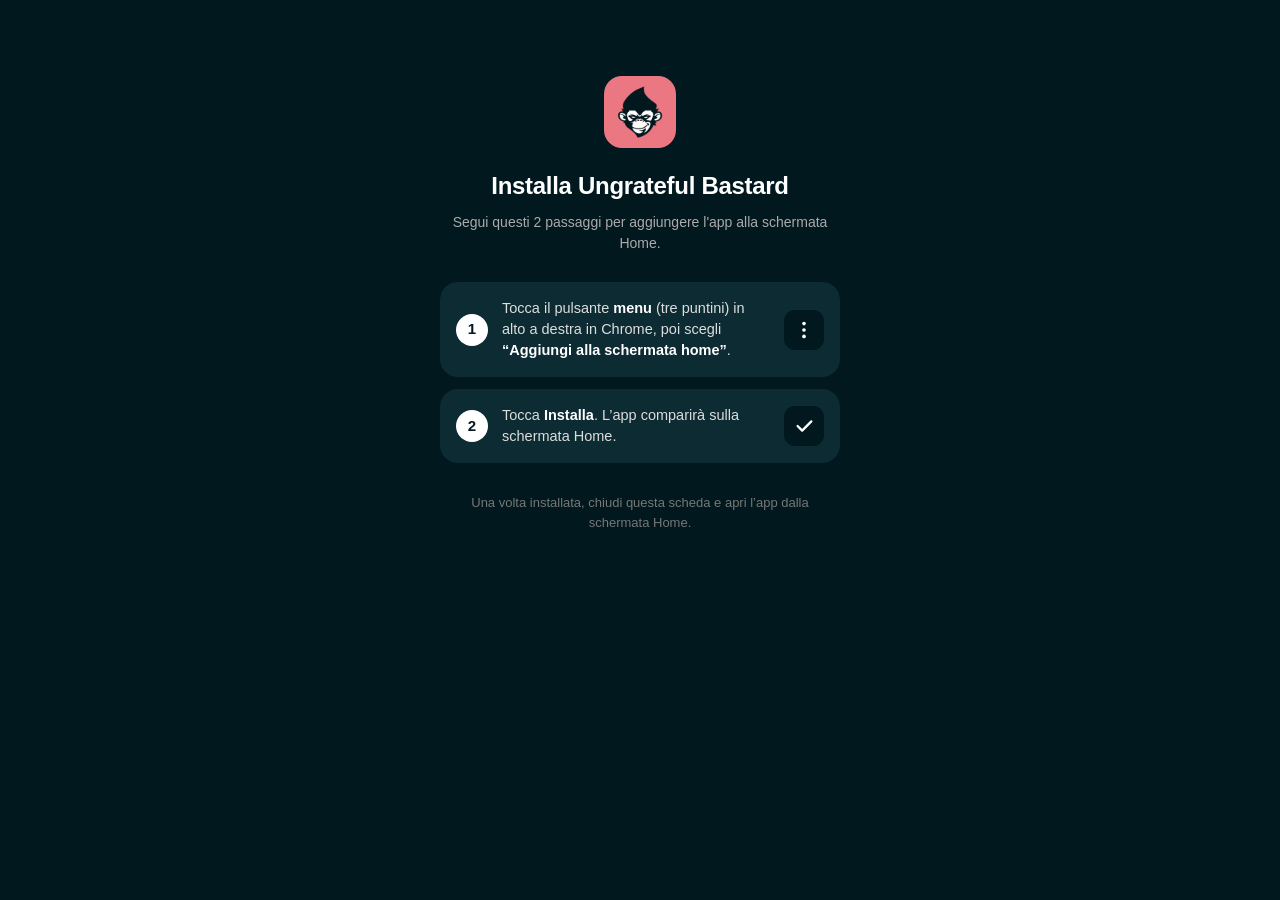
<file: bastard/app/index.html>
<!DOCTYPE html>
<html lang="it">
<head>
  <meta charset="UTF-8">
  <meta http-equiv="Content-Security-Policy" content="default-src 'self'; script-src 'self'; style-src 'self' 'unsafe-inline'; img-src 'self' data: blob:; font-src 'self'; connect-src 'self' https://*.supabase.co wss://*.supabase.co; worker-src 'self' blob:; base-uri 'self'; form-action 'none'; object-src 'none'">
  <meta content="IE=Edge" http-equiv="X-UA-Compatible">
  <meta name="viewport" content="width=device-width, initial-scale=1.0, viewport-fit=cover">
  <meta name="description" content="Un diario della gratitudine con l'allergia alle cazzate.">
  <meta name="theme-color" content="#00181E">

  <!-- Reset browser defaults and paint the page bg the same as the card top
       so the iOS status bar blends seamlessly with no 1px seam. -->
  <style>
    html, body {
      margin: 0;
      padding: 0;
      background-color: #00181E;
      overflow: hidden;
      /* Skip iOS Safari's 300ms double-tap-zoom delay and synthetic hover. */
      touch-action: manipulation;
      -webkit-tap-highlight-color: transparent;
    }
    #root { height: 100dvh; }

    /* Install instructions overlay. Hidden by default; install_overlay.js
       adds .ub-show-install-overlay to <html> when NOT running standalone. */
    .ub-install-overlay { display: none; }
    .ub-show-install-overlay { overflow: hidden; }
    .ub-show-install-overlay .ub-install-overlay {
      display: block;
      position: fixed;
      top: 0; left: 0; right: 0;
      bottom: 0;
      height: 100vh;
      height: 100dvh;
      z-index: 2147483647;
      background: #00181E;
      color: #fff;
      overflow-y: auto;
      -webkit-overflow-scrolling: touch;
      overscroll-behavior: contain;
      font-family: -apple-system, BlinkMacSystemFont, 'Segoe UI', sans-serif;
    }
    .ub-install-close {
      position: fixed;
      top: calc(12px + env(safe-area-inset-top, 0px));
      right: calc(12px + env(safe-area-inset-right, 0px));
      width: 40px; height: 40px;
      border-radius: 50%;
      background: rgba(13, 43, 51, 0.95);
      border: none;
      color: #fff;
      font-size: 26px;
      line-height: 1;
      cursor: pointer;
      z-index: 1;
      padding: 0;
      display: flex;
      align-items: center;
      justify-content: center;
    }
    .ub-install-close:active { opacity: 0.7; }
    .ub-install-inner {
      max-width: 440px;
      width: 100%;
      margin: 0 auto;
      box-sizing: border-box;
      display: flex;
      flex-direction: column;
      align-items: center;
      padding: calc(76px + env(safe-area-inset-top, 0px))
               max(20px, env(safe-area-inset-right, 20px))
               calc(40px + env(safe-area-inset-bottom, 0px))
               max(20px, env(safe-area-inset-left, 20px));
    }
    .ub-install-logo {
      width: 72px; height: 72px;
      border-radius: 18px;
      margin-bottom: 20px;
      flex-shrink: 0;
    }
    .ub-install-title {
      font-size: 24px;
      font-weight: 800;
      letter-spacing: -0.3px;
      text-align: center;
      margin-bottom: 8px;
    }
    .ub-install-sub {
      font-size: 14px;
      color: #aaa;
      text-align: center;
      margin-bottom: 28px;
      line-height: 1.5;
    }
    .ub-install-steps { width: 100%; }
    .ub-step {
      display: flex;
      align-items: center;
      gap: 14px;
      width: 100%;
      background: #0d2b33;
      border-radius: 18px;
      padding: 16px;
      margin-bottom: 12px;
      box-sizing: border-box;
    }
    .ub-step-num {
      width: 32px; height: 32px;
      border-radius: 50%;
      background: #fff;
      color: #00181E;
      font-size: 15px;
      font-weight: 800;
      display: flex;
      align-items: center;
      justify-content: center;
      flex-shrink: 0;
    }
    .ub-step-body {
      flex: 1;
      min-width: 0;
      font-size: 14.5px;
      line-height: 1.45;
      color: #ddd;
    }
    .ub-step-body strong { color: #fff; font-weight: 700; }
    .ub-step-icon {
      width: 40px; height: 40px;
      border-radius: 11px;
      background: #00181E;
      display: flex;
      align-items: center;
      justify-content: center;
      flex-shrink: 0;
    }
    .ub-install-foot {
      margin-top: 18px;
      font-size: 13px;
      color: #777;
      text-align: center;
      line-height: 1.5;
    }
    .ub-install-foot strong { color: #aaa; font-weight: 600; }
  </style>

  <!-- iOS meta tags & icons -->
  <meta name="mobile-web-app-capable" content="yes">
  <meta name="apple-mobile-web-app-capable" content="yes">
  <meta name="apple-mobile-web-app-status-bar-style" content="black-translucent">
  <meta name="apple-mobile-web-app-title" content="Ungrateful Bastard">
  <link rel="apple-touch-icon" href="icons/Icon-192.png">

  <link rel="icon" type="image/png" href="favicon.png"/>

  <title>Ungrateful Bastard</title>
  <link rel="manifest" href="manifest.json">

  <!-- Install gate / overlay. Runs before the app mounts (no defer) so the
       overlay class is set on <html> before first paint. -->
  <script src="install_overlay.js"></script>
  <script type="module" crossorigin src="/bastard/app/assets/index-myi_XQJ4.js"></script>
  <link rel="stylesheet" crossorigin href="/bastard/app/assets/index-BJDTa3g3.css">
</head>
<body>
  <!-- Install instructions overlay. Hidden by default via CSS. -->
  <div class="ub-install-overlay" id="ub-install-overlay" role="dialog" aria-modal="true" aria-labelledby="ub-install-title">
    <button class="ub-install-close" id="ub-install-close" type="button" aria-label="Chiudi">&times;</button>
    <div class="ub-install-inner">
      <img class="ub-install-logo" src="icons/Icon-192.png" alt="">
      <div class="ub-install-title" id="ub-install-title">Installa Ungrateful Bastard</div>
      <div class="ub-install-sub">Segui questi 2 passaggi per aggiungere l'app alla schermata Home.</div>
      <div class="ub-install-steps" id="ub-install-steps"></div>
      <div class="ub-install-foot" id="ub-install-foot"></div>
    </div>
  </div>

  <div id="root"></div>
</body>
</html>
</file>
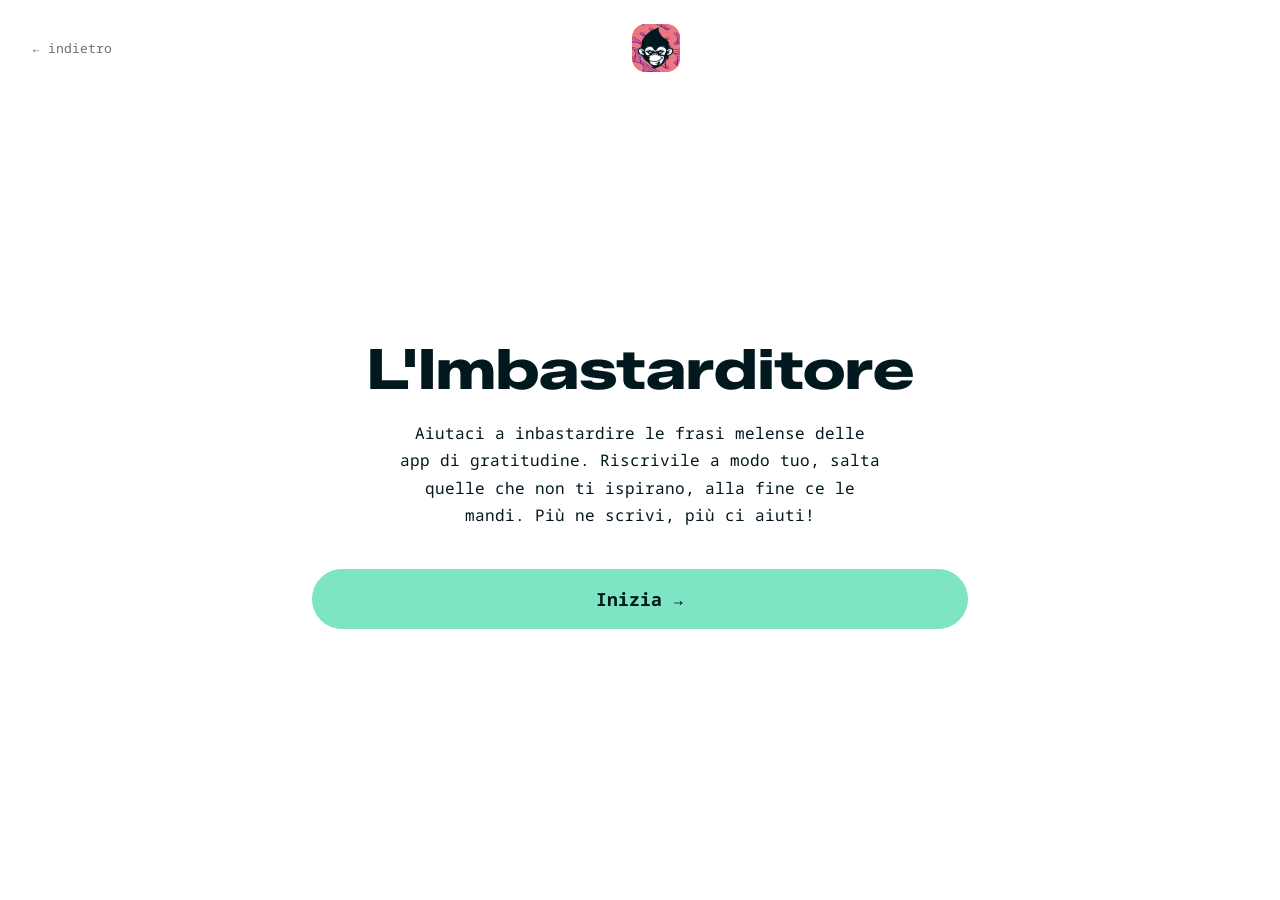
<file: bastard/imbastarditore/index.html>
<!DOCTYPE html>
<html lang="it">
<head>
    <meta charset="UTF-8">
    <meta name="viewport" content="width=device-width, initial-scale=1.0">
    <title>L'Imbastarditore — Bastardo Ingrato</title>
    <meta name="description" content="Aiutaci a inbastardire le frasi melense delle app di gratitudine.">
    <style>
        @font-face {
            font-family: 'ZalandoSansExpanded';
            src: url('../assets/fonts/ZalandoSansExpanded-ExtraBold.ttf') format('truetype');
            font-weight: 800;
            font-style: normal;
            font-display: swap;
        }

        @font-face {
            font-family: 'NotoSansMono';
            src: url('../assets/fonts/NotoSansMono-Variable.ttf') format('truetype');
            font-weight: 100 900;
            font-style: normal;
            font-display: swap;
        }

        *, *::before, *::after { margin: 0; padding: 0; box-sizing: border-box; }

        :root {
            --white: #ffffff;
            --dark: #00181e;
            --pink: #eb7783;
            --mint: #7de4c4;
            --font-headline: 'ZalandoSansExpanded', 'Arial Black', sans-serif;
            --font-body: 'NotoSansMono', 'Courier New', monospace;
        }

        html {
            font-size: 16px;
            -webkit-font-smoothing: antialiased;
            -moz-osx-font-smoothing: grayscale;
        }

        body {
            font-family: var(--font-body);
            font-weight: 400;
            line-height: 1.6;
            color: var(--dark);
            background: var(--white);
            min-height: 100vh;
            min-height: 100dvh;
            display: flex;
            flex-direction: column;
            padding-left: env(safe-area-inset-left);
            padding-right: env(safe-area-inset-right);
        }

        /* Top bar */
        .topbar {
            padding: 24px 32px;
            display: flex;
            align-items: center;
            justify-content: space-between;
        }
        .topbar a {
            color: var(--dark);
            text-decoration: none;
            font-size: 13px;
            opacity: 0.6;
        }
        .topbar a:hover { opacity: 1; }
        .topbar .logo {
            width: 48px;
            height: 48px;
        }

        /* Stage container */
        .stage {
            flex: 1;
            display: none;
            flex-direction: column;
            padding: 24px 32px 48px;
            max-width: 720px;
            width: 100%;
            margin: 0 auto;
        }
        .stage.active { display: flex; }

        /* INTRO stage */
        #stage-intro {
            justify-content: center;
            text-align: center;
            gap: 24px;
        }
        #stage-intro h1 {
            font-family: var(--font-headline);
            font-weight: 800;
            font-size: 56px;
            line-height: 0.95;
            color: var(--dark);
        }
        #stage-intro p {
            font-size: 16px;
            line-height: 1.7;
            max-width: 480px;
            margin: 0 auto;
        }
        .start-btn {
            display: inline-block;
            background: var(--mint);
            color: var(--dark);
            font-family: var(--font-body);
            font-weight: 700;
            font-size: 18px;
            padding: 18px 36px;
            border-radius: 50px;
            border: none;
            cursor: pointer;
            margin-top: 16px;
        }
        .start-btn:active { opacity: 0.7; }

        /* COMPOSE stage */
        #stage-compose { gap: 16px; }
        .progress {
            font-size: 11px;
            text-transform: uppercase;
            letter-spacing: 0.06em;
            color: #999;
            margin-bottom: 8px;
        }
        #prompt-heading {
            font-family: var(--font-headline);
            font-weight: 800;
            font-size: 32px;
            line-height: 1.15;
            color: var(--dark);
            min-height: 1.15em;
        }
        .mock-input {
            background: #ebebeb;
            border-radius: 16px;
            height: 180px;
            width: 100%;
            border: none;
            outline: none;
            resize: none;
            padding: 20px;
            font-family: var(--font-body);
            font-size: 14px;
            line-height: 1.5;
            color: var(--dark);
        }
        .mock-input::placeholder { color: #aaa; }
        .button-row {
            display: flex;
            flex-wrap: wrap;
            gap: 12px;
            align-items: center;
            width: 100%;
        }
        .pill {
            border-radius: 50px;
            padding: 14px 28px;
            font-family: var(--font-body);
            font-size: 16px;
            font-weight: 700;
            border: none;
            cursor: pointer;
            display: flex;
            align-items: center;
            justify-content: center;
            transition: opacity 0.1s ease;
        }
        .pill:active { opacity: 0.7; }
        .pill-back {
            background: transparent;
            color: var(--dark);
            border: 2px solid var(--dark);
            flex: 100 1 0;
        }
        .pill-back img {
            height: 32px;
        }
        .pill-skip {
            background: var(--pink);
            color: var(--white);
            flex: 120 1 0;
        }
        .pill-next {
            background: var(--mint);
            color: var(--dark);
            flex: 120 1 0;
        }
        .pill-fine {
            background: var(--dark);
            color: var(--white);
            flex: 100 1 0;
            opacity: 0.35;
            margin-left: 12px;
            transition: background 200ms ease, opacity 200ms ease;
        }
        .pill-fine.has-saves {
            background: var(--dark);
            opacity: 1;
        }
        .pill-fine.pulse-once {
            animation: bastaPulse 700ms cubic-bezier(0.34, 1.56, 0.64, 1);
        }
        @keyframes bastaPulse {
            0%   { transform: scale(1); }
            50%  { transform: scale(1.1); }
            100% { transform: scale(1); }
        }
        .pill img {
            height: 20px;
            width: auto;
            display: block;
        }
        .pill-next img { height: 24px; }
        .pill:disabled { opacity: 0.3; cursor: not-allowed; }

        .basta-hint {
            font-size: 12px;
            color: #999;
            text-align: center;
            margin-top: 4px;
            opacity: 0;
            transition: opacity 250ms ease;
            min-height: 18px;
        }
        .basta-hint.visible { opacity: 1; }

        /* REVIEW stage */
        #stage-review { gap: 24px; }
        .review-title {
            font-family: var(--font-headline);
            font-weight: 800;
            font-size: 32px;
            line-height: 1.1;
            color: var(--dark);
        }
        .review-sub {
            font-size: 14px;
            color: #666;
            margin-top: -16px;
        }
        .name-input {
            width: 100%;
            border: none;
            border-bottom: 2px solid var(--dark);
            padding: 12px 0;
            font-family: var(--font-body);
            font-size: 16px;
            color: var(--dark);
            background: transparent;
            outline: none;
        }
        .name-input::placeholder { color: #aaa; }
        .review-list { display: flex; flex-direction: column; gap: 28px; }
        .review-item label {
            display: block;
            font-family: var(--font-body);
            font-size: 11px;
            color: #999;
            margin-bottom: 8px;
            text-transform: uppercase;
            letter-spacing: 0.05em;
        }
        .review-item textarea {
            width: 100%;
            border: none;
            border-bottom: 1px solid #ddd;
            padding: 8px 0;
            font-family: var(--font-body);
            font-size: 15px;
            line-height: 1.6;
            color: var(--dark);
            background: transparent;
            resize: none;
            outline: none;
            overflow: hidden;
        }
        .submit-all {
            width: 100%;
            background: var(--dark);
            color: var(--white);
            font-family: var(--font-body);
            font-size: 16px;
            font-weight: 700;
            padding: 18px;
            border-radius: 50px;
            border: none;
            cursor: pointer;
            margin-top: 8px;
        }
        .submit-all:active { opacity: 0.7; }
        .submit-all:disabled { opacity: 0.5; cursor: not-allowed; }
        .submit-err {
            font-size: 13px;
            color: #c0392b;
            min-height: 18px;
        }

        /* DONE stage */
        #stage-done {
            justify-content: center;
            align-items: center;
            text-align: center;
            gap: 8px;
        }
        #stage-done h2 {
            font-family: var(--font-headline);
            font-weight: 800;
            font-size: 72px;
            color: var(--dark);
        }

        /* ── Mobile ──────────────────────────────── */
        @media (max-width: 768px) {
            .topbar { padding: 16px 20px; }
            .topbar .logo { width: 40px; height: 40px; }
            .stage { padding: 16px 20px calc(32px + env(safe-area-inset-bottom)); }
            #stage-intro h1 { font-size: 40px; }
            #prompt-heading { font-size: 24px; }
            .review-title { font-size: 24px; }
            #stage-done h2 { font-size: 56px; }
            /* iOS won't auto-zoom when font-size >= 16px */
            .mock-input { font-size: 16px; height: 140px; }
            .review-item textarea { font-size: 16px; }
            .pill { padding: 12px 18px; font-size: 14px; }
            .pill-back img { height: 24px; }
            .pill img { height: 16px; }
            .pill-next img { height: 20px; }
            /* Push "Basta" onto its own full-width row so the three
               action pills (back / skip / next) get real estate. */
            .pill-fine {
                flex: 1 1 100%;
                margin-left: 0;
                order: 5;
            }
        }

        /* Narrowest phones — drop intro h1 further so it doesn't wrap awkwardly */
        @media (max-width: 380px) {
            #stage-intro h1 { font-size: 34px; }
            #stage-done h2 { font-size: 44px; }
        }
    </style>
</head>
<body>
    <div class="topbar">
        <a href="../">← indietro</a>
        <img src="../assets/Ungrateful monkey@3x.png" alt="Bastardo Ingrato" class="logo">
        <span style="width:48px"></span>
    </div>

    <!-- INTRO -->
    <section id="stage-intro" class="stage active">
        <h1>L'Imbastarditore</h1>
        <p>Aiutaci a inbastardire le frasi melense delle app di gratitudine. Riscrivile a modo tuo, salta quelle che non ti ispirano, alla fine ce le mandi. Più ne scrivi, più ci aiuti!</p>
        <button class="start-btn" id="btn-start">Inizia →</button>
    </section>

    <!-- COMPOSE -->
    <section id="stage-compose" class="stage">
        <div class="progress" id="progress">prompt 1</div>
        <h2 id="prompt-heading"></h2>
        <textarea class="mock-input" id="composer" placeholder="Scrivi qui la tua versione bastarda del prompt o push notification"></textarea>
        <div class="button-row">
            <button class="pill pill-back" id="btn-back" title="Indietro"><img src="../assets/back.svg" alt="Indietro"></button>
            <button class="pill pill-skip" id="btn-skip" title="Salta"><img src="../assets/x.svg" alt="Salta"></button>
            <button class="pill pill-next" id="btn-next" title="Invia"><img src="../assets/arrow.svg" alt="Invia"></button>
            <button class="pill pill-fine" id="btn-fine" disabled>Basta</button>
        </div>
        <p class="basta-hint" id="basta-hint">Premi <strong>Basta</strong> quando hai finito per rivedere e inviare le tue risposte.</p>
    </section>

    <!-- REVIEW -->
    <section id="stage-review" class="stage">
        <h2 class="review-title">Ecco quello che hai inbastardito.</h2>
        <p class="review-sub">Aggiusta se vuoi, firma se ti va, poi spara.</p>
        <input type="text" id="user-name" class="name-input" placeholder="Firma se ti va (opzionale)" autocomplete="name">
        <div class="review-list" id="review-body"></div>
        <div class="submit-err" id="submit-err"></div>
        <button id="btn-submit-all" class="submit-all">Spara</button>
    </section>

    <!-- DONE -->
    <section id="stage-done" class="stage">
        <h2>Grazie!</h2>
    </section>

    <script>
        const SUPABASE_URL = 'https://eqavyxuhkdvhnpfytowj.supabase.co';
        const SUPABASE_KEY = 'sb_publishable_D_kB-YFd79qvUL6mhdODuQ_KWMuZwS2';
        const sessionId = crypto.randomUUID();

        const prompts = [
            'Cosa ti ha fatto sorridere oggi?',
            'Di cosa sei più orgoglioso nella tua vita in questo momento?',
            'Qual è un tuo talento o una tua abilità per cui sei grato?',
            'Qual è la lezione più importante che hai imparato quest\'anno?',
            'Cosa rende la tua casa un posto speciale?',
            'Qual è la parte della tua giornata che preferisci?',
            'Cosa ti dà speranza per il futuro?',
            'Qual è un traguardo che hai raggiunto, anche se piccolo?',
            'Di cosa sei grato riguardo alla tua salute oggi?',
            'Qual è la cosa migliore che ti è successa questa settimana?',
            'Chi è la persona che ti ispira di più?',
            'Quale atto di gentilezza hai ricevuto di recente?',
            'Descrivi un amico che c\'è sempre stato per te.',
            'Cosa apprezzi di più dei tuoi genitori?',
            'Scrivi di qualcuno che ti ha fatto ridere oggi.',
            'Quale conversazione ti ha lasciato una bella sensazione?',
            'Chi è un collega che ti rende il lavoro più facile?',
            'Pensa a un insegnante che ha cambiato la tua prospettiva.',
            'Qual è una qualità che ammiri negli altri e che possiedi anche tu?',
            'Di cosa sei grato nella tua relazione attuale o passata?',
            'Qual è un suono che trovi rilassante?',
            'Descrivi un pasto delizioso che hai mangiato di recente.',
            'Qual è il tuo posto preferito nella natura?',
            'Di cosa sei grato nel clima di oggi?',
            'Quale profumo ti evoca un bel ricordo?',
            'Qual è il libro o il film che ti ha cambiato la vita?',
            'Cosa apprezzi della città o del quartiere in cui vivi?',
            'Qual è un oggetto materiale che possiedi e che ti semplifica la vita?',
            'Di cosa sei grato quando guardi fuori dalla finestra?',
            'Qual è la tua canzone preferita del momento e perché ti rende felice?',
            'Quale errore hai fatto che però ti ha insegnato qualcosa di utile?',
            'Come sei cambiato in meglio negli ultimi cinque anni?',
            'Qual è una sfida che hai superato e che ti ha reso più forte?',
            'Cosa ti piace del tuo lavoro o della tua carriera?',
            'Qual è un vizio o una cattiva abitudine che sei riuscito a cambiare?',
            'Di cosa sei grato nel tuo percorso di crescita personale?',
            'Quale paura sei riuscito ad affrontare recentemente?',
            'Cosa ti rende unico rispetto a chiunque altro?',
            'Qual è una risorsa o uno strumento che ti aiuta a gestire lo stress?',
            'Di quale decisione presa nel passato sei ancora grato oggi?',
            'Cosa hai apprezzato della tua tazza di caffè o tè stamattina?',
            'Di quale comfort moderno non potresti fare a meno?',
            'Qual è stata la cosa più bella che hai visto mentre andavi al lavoro?',
            'Cosa ti rende grato di avere un corpo che funziona?',
            'Qual è un piccolo piacere quotidiano che dai per scontato?',
            'Descrivi un momento di pace che hai vissuto oggi.',
            'Quale capo d\'abbigliamento ti fa sentire bene quando lo indossi?',
            'Di cosa sei grato riguardo al tuo letto o al tuo riposo?',
            'Qual è un hobby che ti permette di staccare la spina?',
            'Cosa ti fa sentire fortunato di essere vivo proprio in questo momento storico?',
            'Qual è un ricordo d\'infanzia che ti scalda ancora il cuore?',
            'Cosa hai imparato dai tuoi nonni per cui sei grato?',
            'Descrivi un momento di complicità con un fratello, una sorella o un cugino.',
            'Quale animale ti ha regalato affetto o semplice compagnia?',
            'Qual è un complimento sincero che ti porti ancora dietro?',
            'Quando è stata l\'ultima volta che hai riso fino alle lacrime?',
            'Qual è una videochiamata o una telefonata che ti ha fatto sentire più vicino a qualcuno?',
            'Cosa hai imparato di nuovo di recente che ti ha entusiasmato?',
            'Qual è un messaggio inaspettato che ti ha rallegrato la giornata?',
            'C\'è qualcuno che ti ha perdonato uno sbaglio? Pensa a quel momento.',
            'Quando hai ricevuto una seconda possibilità che non ti aspettavi?',
            'Chi è stata la guida o il mentore che ha creduto in te?',
            'Qual è un piccolo favore che un vicino di casa ti ha fatto?',
            'Descrivi la volta in cui uno sconosciuto ti ha aiutato senza chiedere niente in cambio.',
            'Di quale gesto gentile che hai fatto tu verso qualcuno sei contento?',
            'Qual è una spesa che sei riuscito a pagare senza troppi pensieri?',
            'Cosa ti rende grato di essere arrivato a destinazione sano e salvo oggi?',
            'Saper leggere e scrivere: cosa ti permette di fare che troppo spesso dai per scontato?',
            'Quale opportunità di studio o di imparare hai avuto nella vita?',
            'Qual è una libertà che hai e che troppo spesso dai per scontata?',
            'Come ti sei sentito l\'ultima volta che ti sei svegliato davvero riposato?',
            'Descrivi la prima boccata d\'aria fresca quando esci di casa.',
            'Qual è una passeggiata che ti ha rimesso di buon umore?',
            'Come ti fa sentire il tuo corpo dopo esserti mosso o aver fatto sport?',
            'Qual è il momento della doccia calda che preferisci?',
            'Apri il rubinetto ed esce acqua pulita: quanto lo dai per scontato?',
            'Di quale comodità di casa, come la luce o il riscaldamento, sei grato oggi?',
            'Qual è un acquisto recente, anche piccolo, che ti ha reso felice?',
            'Quale regalo hai fatto a qualcuno che ti ha reso orgoglioso?',
            'Quando ti sei sentito utile aiutando qualcun altro?',
            'Qual è un luogo pubblico, come un parco o una biblioteca, che ti fa stare bene?',
            'Sei grato di poter vedere: qual è un volto o un\'immagine che ami guardare?',
            'Descrivi un abbraccio che ti ha fatto sentire al sicuro.',
            'Qual è una tradizione di famiglia che aspetti sempre con piacere?',
            'Qual è una festa o una ricorrenza che ti riempie di gioia?',
            'Chi ha scelto il tuo nome e cosa significa per te?',
            'Ripensa a una volta in cui sei guarito da una malattia: come ti sei sentito?',
            'C\'è un medico, un infermiere o qualcuno che si è preso cura di te di cui vuoi essere grato?',
            'Qual è un tramonto o un\'alba che ti è rimasta impressa?',
            'Ti è mai capitato di goderti la pioggia stando al riparo? Descrivilo.',
            'Quando hai alzato gli occhi al cielo stellato l\'ultima volta?',
            'Qual è un momento davanti al mare o in montagna che porti nel cuore?',
            'Hai un fiore o una pianta di cui ti prendi cura? Cosa ti dà?',
            'Qual è la stagione dell\'anno che ami di più e perché?',
            'Descrivi un piccolo viaggio o un\'avventura recente che ti ha fatto bene.',
            'Qual è un posto che sogni di visitare un giorno?',
            'Cosa aspetti con impazienza per domani?',
            'C\'è una persona lontana che ti manca e per cui sei grato di averla conosciuta?',
            'Qual è un fallimento che, guardandolo ora, ti ha portato dove dovevi essere?',
            'Di quale rituale serale o piccola abitudine che ti rilassa sei grato?'
        ];

        // Shuffle prompts
        for (let i = prompts.length - 1; i > 0; i--) {
            const j = Math.floor(Math.random() * (i + 1));
            [prompts[i], prompts[j]] = [prompts[j], prompts[i]];
        }

        const stages = {
            intro:   document.getElementById('stage-intro'),
            compose: document.getElementById('stage-compose'),
            review:  document.getElementById('stage-review'),
            done:    document.getElementById('stage-done'),
        };
        function setStage(name) {
            Object.entries(stages).forEach(([k, el]) => el.classList.toggle('active', k === name));
            window.scrollTo({ top: 0, behavior: 'instant' });
        }

        const heading   = document.getElementById('prompt-heading');
        const composer  = document.getElementById('composer');
        const progress  = document.getElementById('progress');
        const btnStart  = document.getElementById('btn-start');
        const btnNext   = document.getElementById('btn-next');
        const btnSkip   = document.getElementById('btn-skip');
        const btnBack   = document.getElementById('btn-back');
        const btnFine   = document.getElementById('btn-fine');
        const bastaHint = document.getElementById('basta-hint');
        const submitErr = document.getElementById('submit-err');
        const submitBtn = document.getElementById('btn-submit-all');

        let promptIndex = 0;
        let typing = false;
        let firstSaveSeen = false;
        const submittedTexts = new Map();

        function updateBasta() {
            const n = submittedTexts.size;
            const hasCurrent = composer.value.trim().length > 0;
            btnFine.disabled = !(n > 0 || hasCurrent);
            if (n > 0) {
                btnFine.textContent = `Basta (${n}) →`;
                btnFine.classList.add('has-saves');
                if (!firstSaveSeen) {
                    firstSaveSeen = true;
                    btnFine.classList.add('pulse-once');
                    btnFine.addEventListener('animationend', () => btnFine.classList.remove('pulse-once'), { once: true });
                    bastaHint.classList.add('visible');
                }
            } else {
                btnFine.textContent = 'Basta';
                btnFine.classList.remove('has-saves');
            }
        }

        function typewriter(text, speed = 18) {
            if (typing) {
                heading.textContent = text;
                return;
            }
            typing = true;
            heading.textContent = '';
            let i = 0;
            const interval = setInterval(() => {
                heading.textContent += text[i++];
                if (i >= text.length) {
                    clearInterval(interval);
                    typing = false;
                }
            }, speed);
        }

        function refreshProgress() {
            progress.textContent = `prompt ${promptIndex + 1} / ${prompts.length}`;
            btnBack.disabled = promptIndex === 0;
        }

        function showPrompt() {
            composer.value = submittedTexts.get(promptIndex) || '';
            typewriter(prompts[promptIndex]);
            refreshProgress();
            updateBasta();
        }

        function advancePrompt() {
            promptIndex = (promptIndex + 1) % prompts.length;
            showPrompt();
        }

        function autoResize(el) {
            el.style.height = 'auto';
            el.style.height = el.scrollHeight + 'px';
        }

        btnStart.addEventListener('click', () => {
            setStage('compose');
            showPrompt();
            composer.focus();
        });

        btnNext.addEventListener('click', () => {
            const text = composer.value.trim();
            if (!text) return;
            submittedTexts.set(promptIndex, text);
            composer.value = '';
            updateBasta();
            advancePrompt();
        });

        btnSkip.addEventListener('click', () => {
            composer.value = '';
            advancePrompt();
        });

        btnBack.addEventListener('click', () => {
            if (promptIndex === 0) return;
            const currentText = composer.value.trim();
            if (currentText) submittedTexts.set(promptIndex, currentText);
            promptIndex--;
            showPrompt();
            updateBasta();
        });

        composer.addEventListener('input', updateBasta);

        btnFine.addEventListener('click', () => {
            const currentText = composer.value.trim();
            if (currentText) submittedTexts.set(promptIndex, currentText);
            if (submittedTexts.size === 0) {
                // Gentle nudge — no error UI, just refuse
                return;
            }

            const reviewBody = document.getElementById('review-body');
            reviewBody.innerHTML = '';

            for (const [index, text] of submittedTexts) {
                const item = document.createElement('div');
                item.className = 'review-item';
                item.dataset.index = index;
                item.innerHTML = `<label>${prompts[index]}</label><textarea rows="2"></textarea>`;
                item.querySelector('textarea').value = text;
                reviewBody.appendChild(item);
            }

            setStage('review');

            requestAnimationFrame(() => {
                reviewBody.querySelectorAll('textarea').forEach(ta => {
                    autoResize(ta);
                    ta.addEventListener('input', () => autoResize(ta));
                });
            });
        });

        submitBtn.addEventListener('click', async () => {
            const name = document.getElementById('user-name').value.trim();
            const items = document.querySelectorAll('.review-item');
            const payloads = Array.from(items)
                .map(item => {
                    const index = parseInt(item.dataset.index);
                    const text = item.querySelector('textarea').value.trim();
                    if (!text) return null;
                    return { text, name, prompt: prompts[index], session_id: sessionId };
                })
                .filter(Boolean);

            if (payloads.length === 0) {
                submitErr.textContent = 'Hai cancellato tutto. Aggiungi almeno una risposta.';
                return;
            }

            submitErr.textContent = '';
            submitBtn.disabled = true;
            submitBtn.textContent = 'Sparando…';

            try {
                const res = await fetch(`${SUPABASE_URL}/rest/v1/Bastard%20Submissions`, {
                    method: 'POST',
                    headers: {
                        'Content-Type': 'application/json',
                        'apikey': SUPABASE_KEY,
                        'Authorization': `Bearer ${SUPABASE_KEY}`,
                        'Prefer': 'return=minimal'
                    },
                    body: JSON.stringify(payloads)
                });
                if (!res.ok) throw new Error(`HTTP ${res.status}`);
                setStage('done');
            } catch (e) {
                submitErr.textContent = 'Qualcosa è andato storto. Riprova tra un attimo.';
                submitBtn.disabled = false;
                submitBtn.textContent = 'Spara';
            }
        });
    </script>
</body>
</html>
</file>
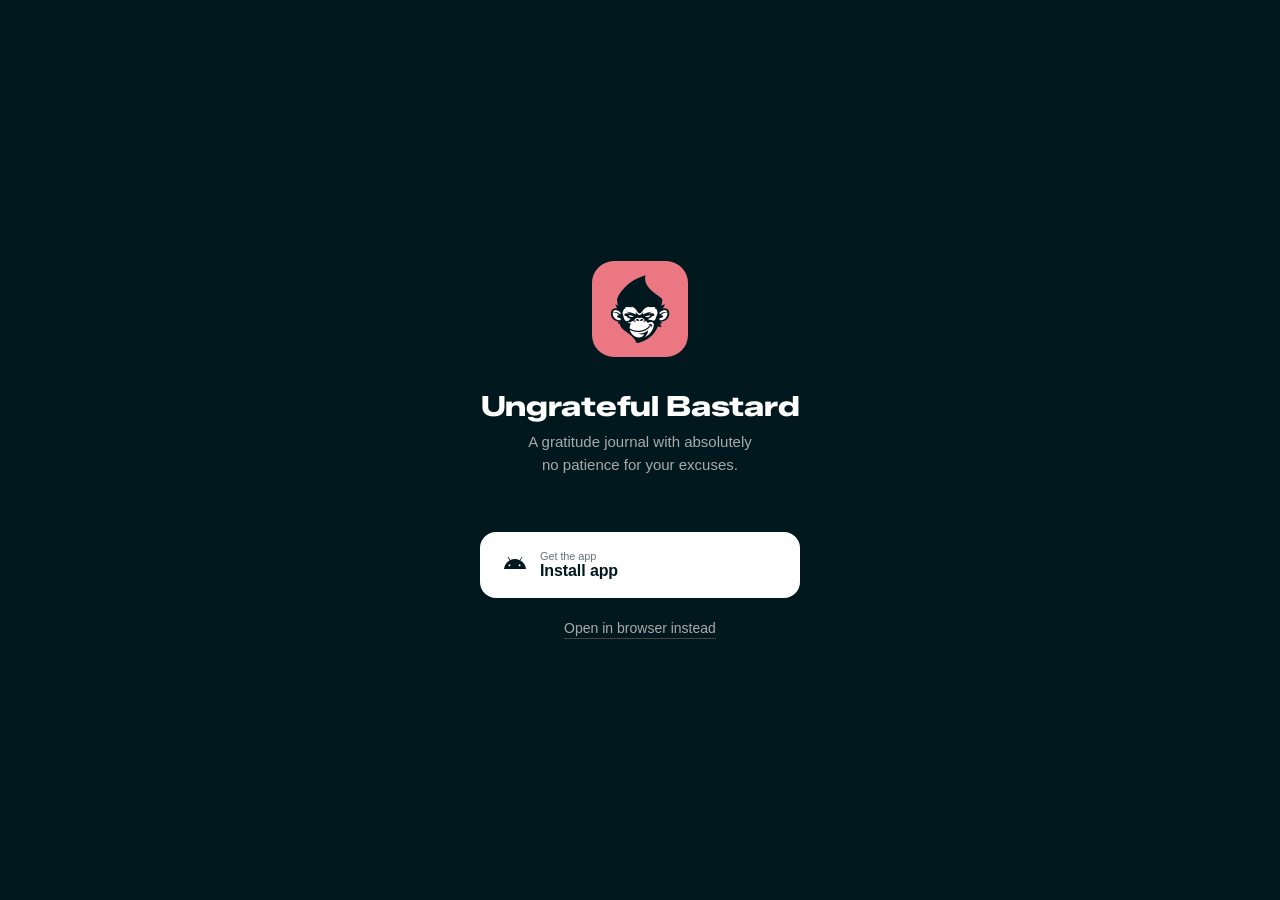
<file: bastard/install/index.html>
<!DOCTYPE html>
<html lang="en">
<head>
  <meta charset="UTF-8">
  <meta name="viewport" content="width=device-width, initial-scale=1.0, viewport-fit=cover">
  <title>Install — Ungrateful Bastard</title>
  <style>
    @font-face {
      font-family: 'ZalandoSansExpanded';
      src: url('../assets/fonts/ZalandoSansExpanded-ExtraBold.ttf') format('truetype');
      font-weight: 800;
      font-style: normal;
    }

    * { margin: 0; padding: 0; box-sizing: border-box; }

    body {
      background: #00181E;
      color: #fff;
      font-family: -apple-system, BlinkMacSystemFont, 'Segoe UI', sans-serif;
      min-height: 100vh;
      display: flex;
      flex-direction: column;
      align-items: center;
      justify-content: center;
      padding: 40px 24px;
    }

    .logo {
      width: 96px;
      height: 96px;
      border-radius: 22px;
      margin-bottom: 32px;
      object-fit: cover;
    }

    h1 {
      font-family: 'ZalandoSansExpanded', sans-serif;
      font-size: 28px;
      font-weight: 800;
      letter-spacing: -0.3px;
      margin-bottom: 8px;
      text-align: center;
    }

    .tagline {
      font-size: 15px;
      color: #aaa;
      text-align: center;
      margin-bottom: 56px;
      line-height: 1.5;
    }

    .btn {
      display: flex;
      align-items: center;
      gap: 14px;
      width: 100%;
      max-width: 320px;
      padding: 18px 24px;
      border-radius: 16px;
      border: none;
      cursor: pointer;
      font-size: 16px;
      font-weight: 700;
      letter-spacing: -0.1px;
      text-decoration: none;
      transition: opacity 0.15s;
      margin-bottom: 14px;
      background: #fff;
      color: #00181E;
      text-align: left;
      font-family: inherit;
    }
    .btn:active { opacity: 0.75; }
    .btn svg, .btn img { flex-shrink: 0; }
    .btn-label { display: flex; flex-direction: column; }
    .btn-label span:first-child { font-size: 11px; font-weight: 500; opacity: 0.6; }
    .btn-label span:last-child { font-size: 16px; font-weight: 800; }

    .open-link {
      color: #aaa;
      font-size: 14px;
      text-decoration: none;
      border-bottom: 1px solid #444;
      padding-bottom: 2px;
      margin-top: 8px;
    }
  </style>
</head>
<body>

  <img src="../app/icons/Icon-192.png" alt="Ungrateful Bastard" class="logo">
  <h1>Ungrateful Bastard</h1>
  <p class="tagline">A gratitude journal with absolutely<br>no patience for your excuses.</p>

  <!-- Single install button. Click navigates to /bastard/app/?install=1
       where the Flutter app shell renders a fullscreen instruction
       overlay before Flutter loads.

       The install MUST happen from /bastard/app/ — that's where the
       manifest and service worker live. Installing from here would
       only produce a webclip shortcut to this landing page, not the
       PWA itself. -->
  <a id="install-btn" class="btn" href="../app/?install=1">
    <span id="install-btn-icon" aria-hidden="true"></span>
    <span class="btn-label">
      <span id="install-btn-eyebrow">Get the app</span>
      <span id="install-btn-label">Install</span>
    </span>
  </a>

  <a href="../app/" class="open-link">Open in browser instead</a>

  <script>
    const ua = navigator.userAgent;
    const isIOS = /iPad|iPhone|iPod/.test(ua) && !window.MSStream;
    const isAndroid = /Android/.test(ua);
    const isStandalone = window.matchMedia('(display-mode: standalone)').matches
      || window.navigator.standalone === true;

    const ICON_APPLE = '<svg width="22" height="22" viewBox="0 0 24 24" fill="#00181E"><path d="M18.71 19.5c-.83 1.24-1.71 2.45-3.05 2.47-1.34.03-1.77-.79-3.29-.79-1.53 0-2 .77-3.27.82-1.31.05-2.3-1.32-3.14-2.53C4.25 17 2.94 12.45 4.7 9.39c.87-1.52 2.43-2.48 4.12-2.51 1.28-.02 2.5.87 3.29.87.78 0 2.26-1.07 3.8-.91.65.03 2.47.26 3.64 1.98-.09.06-2.17 1.28-2.15 3.81.03 3.02 2.65 4.03 2.68 4.04-.03.07-.42 1.44-1.38 2.83M13 3.5c.73-.83 1.94-1.46 2.94-1.5.13 1.17-.34 2.35-1.04 3.19-.69.85-1.83 1.51-2.95 1.42-.15-1.15.41-2.35 1.05-3.11z"/></svg>';
    const ICON_ANDROID = '<svg width="22" height="22" viewBox="0 0 24 24" fill="#00181E"><path d="M17.523 15.341a1 1 0 1 1-1.001-1.732 1 1 0 0 1 1.001 1.732m-11.046 0a1 1 0 1 1-1.001-1.732 1 1 0 0 1 1.001 1.732m11.405-6.02 1.997-3.46a.416.416 0 0 0-.72-.416l-2.022 3.503A12.5 12.5 0 0 0 12 7.665c-1.84 0-3.585.41-5.137 1.142L4.84 5.305a.416.416 0 0 0-.72.416L6.117 9.18C2.68 11.05.314 14.554 0 18.667h24c-.313-4.113-2.68-7.616-6.118-9.486"/></svg>';

    // Cached install state. Painted optimistically from localStorage, then
    // reconciled against navigator.getInstalledRelatedApps() — the only
    // reliable signal because browsers don't fire any event on uninstall.
    let installedState = false;
    try { installedState = localStorage.getItem('ub-pwa-installed') === '1'; }
    catch (_) {}

    function paint() {
      const btn = document.getElementById('install-btn');
      const iconSlot = document.getElementById('install-btn-icon');
      const eyebrow = document.getElementById('install-btn-eyebrow');
      const label = document.getElementById('install-btn-label');

      iconSlot.innerHTML = isIOS ? ICON_APPLE : ICON_ANDROID;

      if (installedState) {
        btn.href = '../app/';
        eyebrow.textContent = 'Already installed';
        label.textContent = 'Open app';
      } else {
        btn.href = '../app/?install=1';
        eyebrow.textContent = 'Get the app';
        label.textContent = isIOS ? 'Add to iPhone'
                           : isAndroid ? 'Install on Android'
                           : 'Install app';
      }
    }

    // Ask the browser whether the PWA is currently installed. Chrome on
    // Android implements this; iOS Safari / Firefox don't (in which case
    // we just trust localStorage and accept that uninstall can't be
    // detected on those platforms).
    async function reconcileInstalledState() {
      if (isStandalone) {
        installedState = true;
        try { localStorage.setItem('ub-pwa-installed', '1'); } catch (_) {}
        paint();
        return;
      }
      if (typeof navigator.getInstalledRelatedApps !== 'function') {
        paint();
        return;
      }
      try {
        const apps = await navigator.getInstalledRelatedApps();
        const installed = apps.some(a => a.platform === 'webapp');
        installedState = installed;
        try {
          if (installed) localStorage.setItem('ub-pwa-installed', '1');
          else localStorage.removeItem('ub-pwa-installed');
        } catch (_) {}
      } catch (_) {
        // API may reject for various reasons; leave optimistic state.
      }
      paint();
    }

    paint();
    reconcileInstalledState();

    window.addEventListener('storage', (e) => {
      if (e.key !== 'ub-pwa-installed') return;
      installedState = e.newValue === '1';
      paint();
    });
    document.addEventListener('visibilitychange', () => {
      if (!document.hidden) reconcileInstalledState();
    });
  </script>

</body>
</html>
</file>
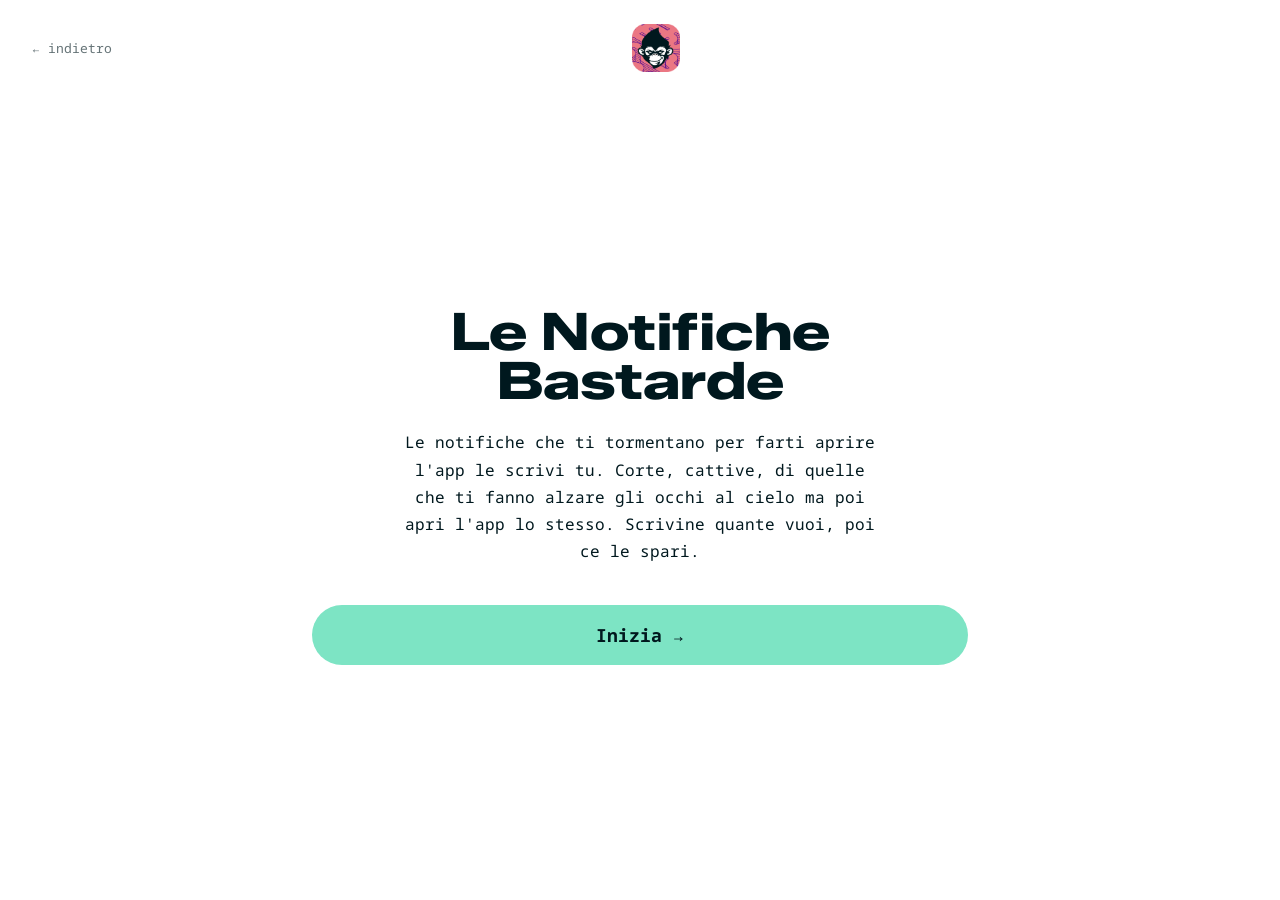
<file: bastard/notification/index.html>
<!DOCTYPE html>
<html lang="it">
<head>
    <meta charset="UTF-8">
    <meta name="viewport" content="width=device-width, initial-scale=1.0">
    <meta name="robots" content="noindex, nofollow">
    <title>Le Notifiche Bastarde — Bastardo Ingrato</title>
    <meta name="description" content="Scrivi le notifiche che ti rompono le scatole per farti aprire l'app.">
    <style>
        @font-face {
            font-family: 'ZalandoSansExpanded';
            src: url('../assets/fonts/ZalandoSansExpanded-ExtraBold.ttf') format('truetype');
            font-weight: 800;
            font-style: normal;
            font-display: swap;
        }

        @font-face {
            font-family: 'NotoSansMono';
            src: url('../assets/fonts/NotoSansMono-Variable.ttf') format('truetype');
            font-weight: 100 900;
            font-style: normal;
            font-display: swap;
        }

        *, *::before, *::after { margin: 0; padding: 0; box-sizing: border-box; }

        :root {
            --white: #ffffff;
            --dark: #00181e;
            --pink: #eb7783;
            --mint: #7de4c4;
            --warn: #e0a400;
            --font-headline: 'ZalandoSansExpanded', 'Arial Black', sans-serif;
            --font-body: 'NotoSansMono', 'Courier New', monospace;
        }

        html {
            font-size: 16px;
            -webkit-font-smoothing: antialiased;
            -moz-osx-font-smoothing: grayscale;
        }

        body {
            font-family: var(--font-body);
            font-weight: 400;
            line-height: 1.6;
            color: var(--dark);
            background: var(--white);
            min-height: 100vh;
            min-height: 100dvh;
            display: flex;
            flex-direction: column;
            padding-left: env(safe-area-inset-left);
            padding-right: env(safe-area-inset-right);
        }

        /* Top bar */
        .topbar {
            padding: 24px 32px;
            display: flex;
            align-items: center;
            justify-content: space-between;
        }
        .topbar a {
            color: var(--dark);
            text-decoration: none;
            font-size: 13px;
            opacity: 0.6;
        }
        .topbar a:hover { opacity: 1; }
        .topbar .logo {
            width: 48px;
            height: 48px;
        }

        /* Stage container */
        .stage {
            flex: 1;
            display: none;
            flex-direction: column;
            padding: 24px 32px 48px;
            max-width: 720px;
            width: 100%;
            margin: 0 auto;
        }
        .stage.active { display: flex; }

        /* INTRO stage */
        #stage-intro {
            justify-content: center;
            text-align: center;
            gap: 24px;
        }
        #stage-intro h1 {
            font-family: var(--font-headline);
            font-weight: 800;
            font-size: 52px;
            line-height: 0.95;
            color: var(--dark);
        }
        #stage-intro p {
            font-size: 16px;
            line-height: 1.7;
            max-width: 480px;
            margin: 0 auto;
        }
        .start-btn {
            display: inline-block;
            background: var(--mint);
            color: var(--dark);
            font-family: var(--font-body);
            font-weight: 700;
            font-size: 18px;
            padding: 18px 36px;
            border-radius: 50px;
            border: none;
            cursor: pointer;
            margin-top: 16px;
        }
        .start-btn:active { opacity: 0.7; }

        /* COMPOSE stage */
        #stage-compose { gap: 16px; }
        #compose-heading {
            font-family: var(--font-headline);
            font-weight: 800;
            font-size: 32px;
            line-height: 1.15;
            color: var(--dark);
        }
        .mock-input {
            background: #ebebeb;
            border-radius: 16px;
            height: 140px;
            width: 100%;
            border: none;
            outline: none;
            resize: none;
            padding: 20px;
            font-family: var(--font-body);
            font-size: 14px;
            line-height: 1.5;
            color: var(--dark);
        }
        .mock-input::placeholder { color: #aaa; }
        .counter {
            font-size: 12px;
            color: #999;
            text-align: right;
            margin-top: -8px;
        }
        .counter.warn { color: var(--warn); }
        .counter .hint { color: #bbb; }

        .button-row {
            display: flex;
            flex-wrap: wrap;
            gap: 12px;
            align-items: center;
            width: 100%;
        }
        .pill {
            border-radius: 50px;
            padding: 14px 28px;
            font-family: var(--font-body);
            font-size: 16px;
            font-weight: 700;
            border: none;
            cursor: pointer;
            display: flex;
            align-items: center;
            justify-content: center;
            transition: opacity 0.1s ease;
        }
        .pill:active { opacity: 0.7; }
        .pill-add {
            background: var(--mint);
            color: var(--dark);
            flex: 120 1 0;
        }
        .pill-add img { height: 24px; width: auto; display: block; }
        .pill-fine {
            background: var(--dark);
            color: var(--white);
            flex: 100 1 0;
            opacity: 0.35;
            transition: background 200ms ease, opacity 200ms ease;
        }
        .pill-fine.has-saves { opacity: 1; }
        .pill-fine.pulse-once {
            animation: bastaPulse 700ms cubic-bezier(0.34, 1.56, 0.64, 1);
        }
        @keyframes bastaPulse {
            0%   { transform: scale(1); }
            50%  { transform: scale(1.1); }
            100% { transform: scale(1); }
        }
        .pill:disabled { opacity: 0.3; cursor: not-allowed; }

        .basta-hint {
            font-size: 12px;
            color: #999;
            text-align: center;
            margin-top: 4px;
            opacity: 0;
            transition: opacity 250ms ease;
            min-height: 18px;
        }
        .basta-hint.visible { opacity: 1; }

        /* REVIEW stage */
        #stage-review { gap: 24px; }
        .review-title {
            font-family: var(--font-headline);
            font-weight: 800;
            font-size: 32px;
            line-height: 1.1;
            color: var(--dark);
        }
        .review-sub {
            font-size: 14px;
            color: #666;
            margin-top: -16px;
        }
        .name-input {
            width: 100%;
            border: none;
            border-bottom: 2px solid var(--dark);
            padding: 12px 0;
            font-family: var(--font-body);
            font-size: 16px;
            color: var(--dark);
            background: transparent;
            outline: none;
        }
        .name-input::placeholder { color: #aaa; }
        .review-list { display: flex; flex-direction: column; gap: 20px; }
        .review-item {
            display: flex;
            gap: 12px;
            align-items: flex-start;
        }
        .review-item textarea {
            flex: 1;
            border: none;
            border-bottom: 1px solid #ddd;
            padding: 8px 0;
            font-family: var(--font-body);
            font-size: 15px;
            line-height: 1.6;
            color: var(--dark);
            background: transparent;
            resize: none;
            outline: none;
            overflow: hidden;
        }
        .review-item .remove {
            background: transparent;
            border: none;
            color: #bbb;
            font-size: 20px;
            line-height: 1;
            cursor: pointer;
            padding: 8px 4px;
        }
        .review-item .remove:hover { color: var(--pink); }
        .submit-all {
            width: 100%;
            background: var(--dark);
            color: var(--white);
            font-family: var(--font-body);
            font-size: 16px;
            font-weight: 700;
            padding: 18px;
            border-radius: 50px;
            border: none;
            cursor: pointer;
            margin-top: 8px;
        }
        .submit-all:active { opacity: 0.7; }
        .submit-all:disabled { opacity: 0.5; cursor: not-allowed; }
        .submit-err {
            font-size: 13px;
            color: #c0392b;
            min-height: 18px;
        }

        /* DONE stage */
        #stage-done {
            justify-content: center;
            align-items: center;
            text-align: center;
            gap: 8px;
        }
        #stage-done h2 {
            font-family: var(--font-headline);
            font-weight: 800;
            font-size: 72px;
            color: var(--dark);
        }

        /* Mobile */
        @media (max-width: 768px) {
            .topbar { padding: 16px 20px; }
            .topbar .logo { width: 40px; height: 40px; }
            .stage { padding: 16px 20px calc(32px + env(safe-area-inset-bottom)); }
            #stage-intro h1 { font-size: 38px; }
            #compose-heading { font-size: 24px; }
            .review-title { font-size: 24px; }
            #stage-done h2 { font-size: 56px; }
            .mock-input { font-size: 16px; height: 120px; }
            .review-item textarea { font-size: 16px; }
            .pill { padding: 12px 18px; font-size: 14px; }
            .pill-add img { height: 20px; }
        }

        @media (max-width: 380px) {
            #stage-intro h1 { font-size: 32px; }
            #stage-done h2 { font-size: 44px; }
        }
    </style>
</head>
<body>
    <div class="topbar">
        <a href="../">← indietro</a>
        <img src="../assets/Ungrateful monkey@3x.png" alt="Bastardo Ingrato" class="logo">
        <span style="width:48px"></span>
    </div>

    <!-- INTRO -->
    <section id="stage-intro" class="stage active">
        <h1>Le Notifiche Bastarde</h1>
        <p>Le notifiche che ti tormentano per farti aprire l'app le scrivi tu. Corte, cattive, di quelle che ti fanno alzare gli occhi al cielo ma poi apri l'app lo stesso. Scrivine quante vuoi, poi ce le spari.</p>
        <button class="start-btn" id="btn-start">Inizia →</button>
    </section>

    <!-- COMPOSE -->
    <section id="stage-compose" class="stage">
        <h2 id="compose-heading">Scrivi una notifica bastarda.</h2>
        <textarea class="mock-input" id="composer" maxlength="150"></textarea>
        <div class="counter" id="counter"><span id="count-num">0</span>/150 <span class="hint" id="count-hint"></span></div>
        <div class="button-row">
            <button class="pill pill-add" id="btn-add" title="Aggiungi"><img src="../assets/arrow.svg" alt="Aggiungi"></button>
            <button class="pill pill-fine" id="btn-fine" disabled>Basta</button>
        </div>
        <p class="basta-hint" id="basta-hint">Premi <strong>Basta</strong> quando hai finito per rivedere e inviare.</p>
    </section>

    <!-- REVIEW -->
    <section id="stage-review" class="stage">
        <h2 class="review-title">Ecco le tue notifiche bastarde.</h2>
        <p class="review-sub">Aggiusta o togli quello che vuoi, firma se ti va, poi spara.</p>
        <input type="text" id="user-name" class="name-input" placeholder="Firma se ti va (opzionale)" autocomplete="name">
        <div class="review-list" id="review-body"></div>
        <div class="submit-err" id="submit-err"></div>
        <button id="btn-submit-all" class="submit-all">Spara</button>
    </section>

    <!-- DONE -->
    <section id="stage-done" class="stage">
        <h2>Grazie!</h2>
    </section>

    <script>
        const SUPABASE_URL = 'https://eqavyxuhkdvhnpfytowj.supabase.co';
        const SUPABASE_KEY = 'sb_publishable_D_kB-YFd79qvUL6mhdODuQ_KWMuZwS2';
        const TABLE = 'notification_messages';
        const sessionId = crypto.randomUUID();

        // Notifications truncate on the phone; warn past this, hard-cap at 150.
        const SAFE_LEN = 120;

        // Rotating placeholder examples so the empty box isn't intimidating.
        const examples = [
            "es: Ancora lì a fissare il vuoto? Apri l'app.",
            "es: La gratitudine non si scrive da sola, sai?",
            "es: Due righe e poi torni a lamentarti, promesso.",
            "es: Sei ancora vivo? Dimostralo, ringrazia qualcosa.",
            "es: L'app ti aspetta. Come al solito ti fai desiderare.",
            "es: Un altro giorno senza un grazie. Che tristezza.",
        ];
        let exampleIndex = Math.floor(Math.random() * examples.length);

        const stages = {
            intro:   document.getElementById('stage-intro'),
            compose: document.getElementById('stage-compose'),
            review:  document.getElementById('stage-review'),
            done:    document.getElementById('stage-done'),
        };
        function setStage(name) {
            Object.entries(stages).forEach(([k, el]) => el.classList.toggle('active', k === name));
            window.scrollTo({ top: 0, behavior: 'instant' });
        }

        const composer  = document.getElementById('composer');
        const counter   = document.getElementById('counter');
        const countNum  = document.getElementById('count-num');
        const countHint = document.getElementById('count-hint');
        const btnStart  = document.getElementById('btn-start');
        const btnAdd    = document.getElementById('btn-add');
        const btnFine   = document.getElementById('btn-fine');
        const bastaHint = document.getElementById('basta-hint');
        const submitErr = document.getElementById('submit-err');
        const submitBtn = document.getElementById('btn-submit-all');

        let firstSaveSeen = false;
        const drafts = []; // list of nudge strings

        function nextExample() {
            composer.placeholder = examples[exampleIndex];
            exampleIndex = (exampleIndex + 1) % examples.length;
        }

        function updateCounter() {
            const len = composer.value.length;
            countNum.textContent = len;
            const over = len > SAFE_LEN;
            counter.classList.toggle('warn', over);
            countHint.textContent = over ? '— oltre questa lunghezza il telefono la taglia' : '';
        }

        function updateBasta() {
            const n = drafts.length;
            const hasCurrent = composer.value.trim().length > 0;
            btnFine.disabled = !(n > 0 || hasCurrent);
            if (n > 0) {
                btnFine.textContent = `Basta (${n}) →`;
                btnFine.classList.add('has-saves');
                if (!firstSaveSeen) {
                    firstSaveSeen = true;
                    btnFine.classList.add('pulse-once');
                    btnFine.addEventListener('animationend', () => btnFine.classList.remove('pulse-once'), { once: true });
                    bastaHint.classList.add('visible');
                }
            } else {
                btnFine.textContent = 'Basta';
                btnFine.classList.remove('has-saves');
            }
        }

        function addCurrent() {
            const text = composer.value.trim();
            if (!text) return false;
            drafts.push(text);
            composer.value = '';
            nextExample();
            updateCounter();
            updateBasta();
            return true;
        }

        function autoResize(el) {
            el.style.height = 'auto';
            el.style.height = el.scrollHeight + 'px';
        }

        btnStart.addEventListener('click', () => {
            setStage('compose');
            nextExample();
            updateCounter();
            updateBasta();
            composer.focus();
        });

        btnAdd.addEventListener('click', () => {
            addCurrent();
            composer.focus();
        });

        composer.addEventListener('input', () => { updateCounter(); updateBasta(); });

        btnFine.addEventListener('click', () => {
            addCurrent(); // fold in whatever's in the box
            if (drafts.length === 0) return;

            const reviewBody = document.getElementById('review-body');
            reviewBody.innerHTML = '';
            drafts.forEach((text, index) => {
                const item = document.createElement('div');
                item.className = 'review-item';
                item.dataset.index = index;
                const ta = document.createElement('textarea');
                ta.rows = 2;
                ta.maxLength = 150;
                ta.value = text;
                const rm = document.createElement('button');
                rm.className = 'remove';
                rm.type = 'button';
                rm.textContent = '×';
                rm.title = 'Rimuovi';
                rm.addEventListener('click', () => { item.remove(); });
                item.appendChild(ta);
                item.appendChild(rm);
                reviewBody.appendChild(item);
            });

            setStage('review');
            requestAnimationFrame(() => {
                reviewBody.querySelectorAll('textarea').forEach(ta => {
                    autoResize(ta);
                    ta.addEventListener('input', () => autoResize(ta));
                });
            });
        });

        submitBtn.addEventListener('click', async () => {
            const name = document.getElementById('user-name').value.trim();
            const items = document.querySelectorAll('.review-item textarea');
            const payloads = Array.from(items)
                .map(ta => ta.value.trim())
                .filter(Boolean)
                .map(body => ({ body, name: name || null, session_id: sessionId, active: false }));

            if (payloads.length === 0) {
                submitErr.textContent = 'Hai cancellato tutto. Aggiungi almeno una notifica.';
                return;
            }

            submitErr.textContent = '';
            submitBtn.disabled = true;
            submitBtn.textContent = 'Sparando…';

            try {
                const res = await fetch(`${SUPABASE_URL}/rest/v1/${TABLE}`, {
                    method: 'POST',
                    headers: {
                        'Content-Type': 'application/json',
                        'apikey': SUPABASE_KEY,
                        'Authorization': `Bearer ${SUPABASE_KEY}`,
                        'Prefer': 'return=minimal'
                    },
                    body: JSON.stringify(payloads)
                });
                if (!res.ok) throw new Error(`HTTP ${res.status}`);
                setStage('done');
            } catch (e) {
                submitErr.textContent = 'Qualcosa è andato storto. Riprova tra un attimo.';
                submitBtn.disabled = false;
                submitBtn.textContent = 'Spara';
            }
        });
    </script>
</body>
</html>
</file>
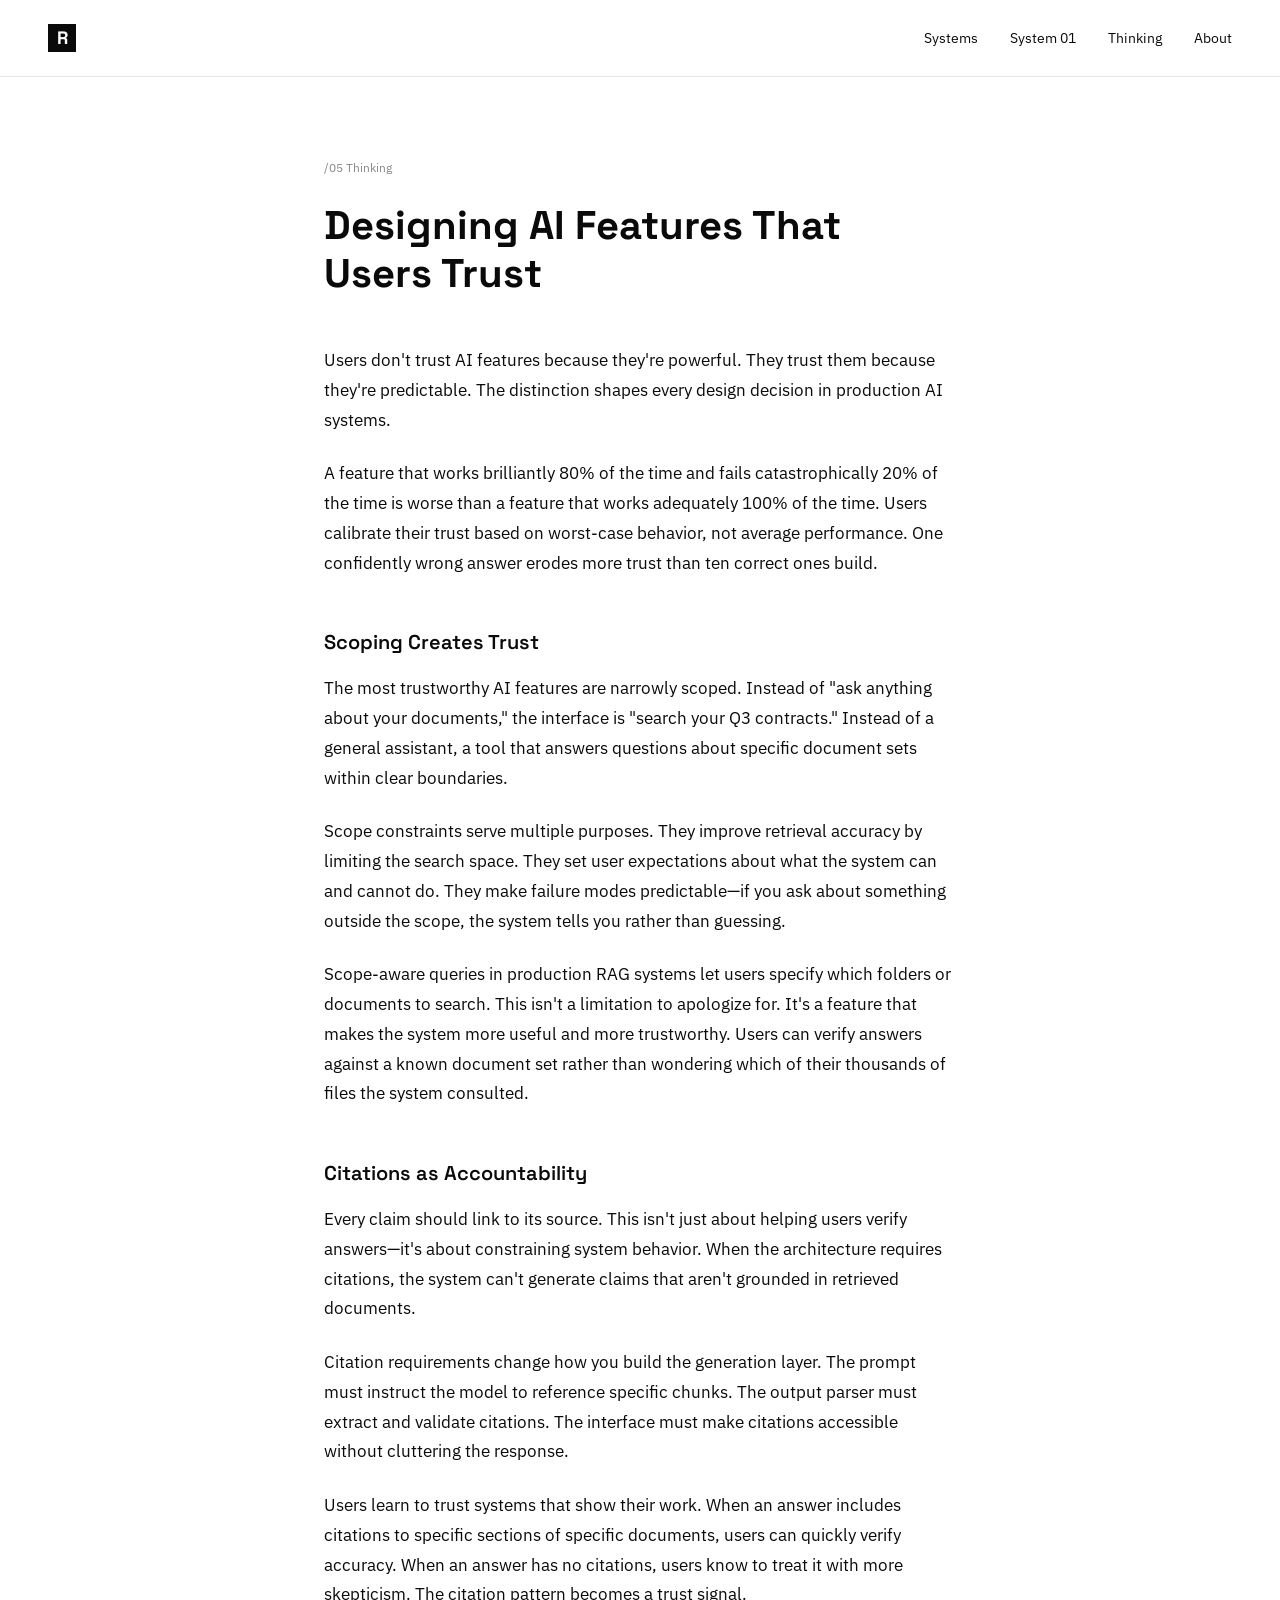
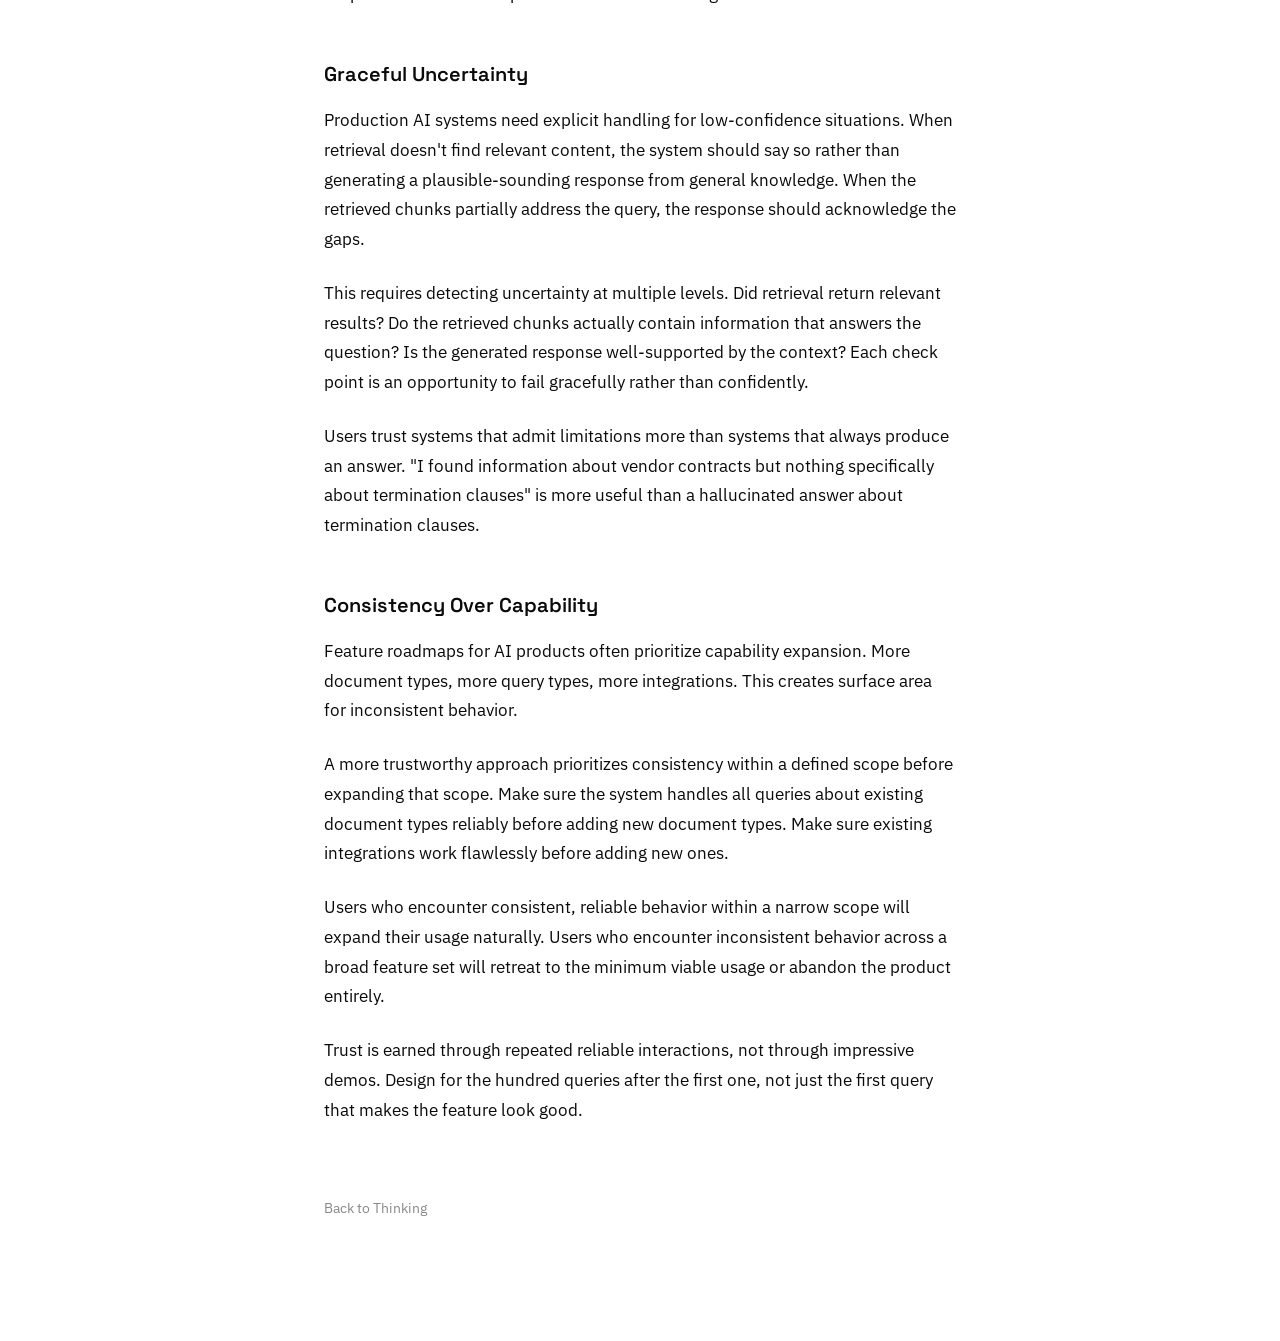
<file: thinking/designing-ai-features-users-trust.html>
<!DOCTYPE html>
<html lang="en">
<head>
    <meta charset="UTF-8">
    <meta name="viewport" content="width=device-width, initial-scale=1.0">
    <title>Designing AI Features That Users Trust — Riot Haus</title>
    <meta name="description" content="Trust in AI systems comes from predictability, transparency, and appropriate constraints—not capability.">
    <link rel="icon" type="image/svg+xml" href="../favicon.svg">
    <link rel="preconnect" href="https://fonts.googleapis.com">
    <link rel="preconnect" href="https://fonts.gstatic.com" crossorigin>
    <link href="https://fonts.googleapis.com/css2?family=IBM+Plex+Sans:wght@400;500&family=Space+Grotesk:wght@600;700&display=swap" rel="stylesheet">
    <style>
        *, *::before, *::after {
            margin: 0;
            padding: 0;
            box-sizing: border-box;
        }

        :root {
            --white: #ffffff;
            --black: #0a0a0a;
            --dark: #111111;
            --gray-light: #e5e5e5;
            --gray-mid: #888888;
            --gray-dark: #666666;
            --font-headline: 'Space Grotesk', sans-serif;
            --font-body: 'IBM Plex Sans', sans-serif;
        }

        html {
            font-size: 16px;
            -webkit-font-smoothing: antialiased;
        }

        body {
            font-family: var(--font-body);
            font-weight: 400;
            line-height: 1.6;
            color: var(--black);
            background: var(--white);
        }

        nav {
            display: flex;
            justify-content: space-between;
            align-items: center;
            padding: 24px 48px;
            border-bottom: 1px solid var(--gray-light);
        }

        .nav-logo {
            text-decoration: none;
            display: flex;
            align-items: center;
        }

        .nav-logo-icon {
            display: flex;
            align-items: center;
            justify-content: center;
            width: 28px;
            height: 28px;
            background: var(--black);
            color: var(--white);
            font-family: var(--font-headline);
            font-weight: 700;
            font-size: 1.125rem;
        }

        .nav-links {
            display: flex;
            gap: 32px;
        }

        .nav-links a {
            font-family: var(--font-body);
            font-weight: 400;
            font-size: 0.875rem;
            color: var(--black);
            text-decoration: none;
        }

        .nav-links a:hover {
            color: var(--gray-mid);
        }

        article {
            max-width: 680px;
            margin: 0 auto;
            padding: 80px 24px 120px;
        }

        .article-meta {
            font-family: var(--font-body);
            font-size: 0.75rem;
            color: var(--gray-mid);
            margin-bottom: 24px;
        }

        h1 {
            font-family: var(--font-headline);
            font-weight: 700;
            font-size: 2.5rem;
            line-height: 1.2;
            margin-bottom: 48px;
        }

        p {
            font-size: 1.0625rem;
            line-height: 1.75;
            margin-bottom: 24px;
            color: var(--black);
        }

        h2 {
            font-family: var(--font-headline);
            font-weight: 600;
            font-size: 1.25rem;
            margin-top: 48px;
            margin-bottom: 16px;
        }

        .back-link {
            display: inline-block;
            margin-top: 48px;
            font-size: 0.875rem;
            color: var(--gray-mid);
            text-decoration: none;
        }

        .back-link:hover {
            color: var(--black);
        }

        @media (max-width: 768px) {
            nav {
                padding: 20px 24px;
            }
            h1 {
                font-size: 2rem;
            }
        }
    </style>
</head>
<body>
    <nav>
        <a href="../index.html" class="nav-logo"><span class="nav-logo-icon">R</span></a>
        <div class="nav-links">
            <a href="../index.html#systems">Systems</a>
            <a href="../index.html#system-01">System 01</a>
            <a href="../index.html#thinking">Thinking</a>
            <a href="../index.html#about">About</a>
        </div>
    </nav>

    <article>
        <p class="article-meta">/05 Thinking</p>
        <h1>Designing AI Features That Users Trust</h1>

        <p>Users don't trust AI features because they're powerful. They trust them because they're predictable. The distinction shapes every design decision in production AI systems.</p>

        <p>A feature that works brilliantly 80% of the time and fails catastrophically 20% of the time is worse than a feature that works adequately 100% of the time. Users calibrate their trust based on worst-case behavior, not average performance. One confidently wrong answer erodes more trust than ten correct ones build.</p>

        <h2>Scoping Creates Trust</h2>

        <p>The most trustworthy AI features are narrowly scoped. Instead of "ask anything about your documents," the interface is "search your Q3 contracts." Instead of a general assistant, a tool that answers questions about specific document sets within clear boundaries.</p>

        <p>Scope constraints serve multiple purposes. They improve retrieval accuracy by limiting the search space. They set user expectations about what the system can and cannot do. They make failure modes predictable—if you ask about something outside the scope, the system tells you rather than guessing.</p>

        <p>Scope-aware queries in production RAG systems let users specify which folders or documents to search. This isn't a limitation to apologize for. It's a feature that makes the system more useful and more trustworthy. Users can verify answers against a known document set rather than wondering which of their thousands of files the system consulted.</p>

        <h2>Citations as Accountability</h2>

        <p>Every claim should link to its source. This isn't just about helping users verify answers—it's about constraining system behavior. When the architecture requires citations, the system can't generate claims that aren't grounded in retrieved documents.</p>

        <p>Citation requirements change how you build the generation layer. The prompt must instruct the model to reference specific chunks. The output parser must extract and validate citations. The interface must make citations accessible without cluttering the response.</p>

        <p>Users learn to trust systems that show their work. When an answer includes citations to specific sections of specific documents, users can quickly verify accuracy. When an answer has no citations, users know to treat it with more skepticism. The citation pattern becomes a trust signal.</p>

        <h2>Graceful Uncertainty</h2>

        <p>Production AI systems need explicit handling for low-confidence situations. When retrieval doesn't find relevant content, the system should say so rather than generating a plausible-sounding response from general knowledge. When the retrieved chunks partially address the query, the response should acknowledge the gaps.</p>

        <p>This requires detecting uncertainty at multiple levels. Did retrieval return relevant results? Do the retrieved chunks actually contain information that answers the question? Is the generated response well-supported by the context? Each check point is an opportunity to fail gracefully rather than confidently.</p>

        <p>Users trust systems that admit limitations more than systems that always produce an answer. "I found information about vendor contracts but nothing specifically about termination clauses" is more useful than a hallucinated answer about termination clauses.</p>

        <h2>Consistency Over Capability</h2>

        <p>Feature roadmaps for AI products often prioritize capability expansion. More document types, more query types, more integrations. This creates surface area for inconsistent behavior.</p>

        <p>A more trustworthy approach prioritizes consistency within a defined scope before expanding that scope. Make sure the system handles all queries about existing document types reliably before adding new document types. Make sure existing integrations work flawlessly before adding new ones.</p>

        <p>Users who encounter consistent, reliable behavior within a narrow scope will expand their usage naturally. Users who encounter inconsistent behavior across a broad feature set will retreat to the minimum viable usage or abandon the product entirely.</p>

        <p>Trust is earned through repeated reliable interactions, not through impressive demos. Design for the hundred queries after the first one, not just the first query that makes the feature look good.</p>

        <a href="../index.html#thinking" class="back-link">Back to Thinking</a>
    </article>
</body>
</html>
</file>
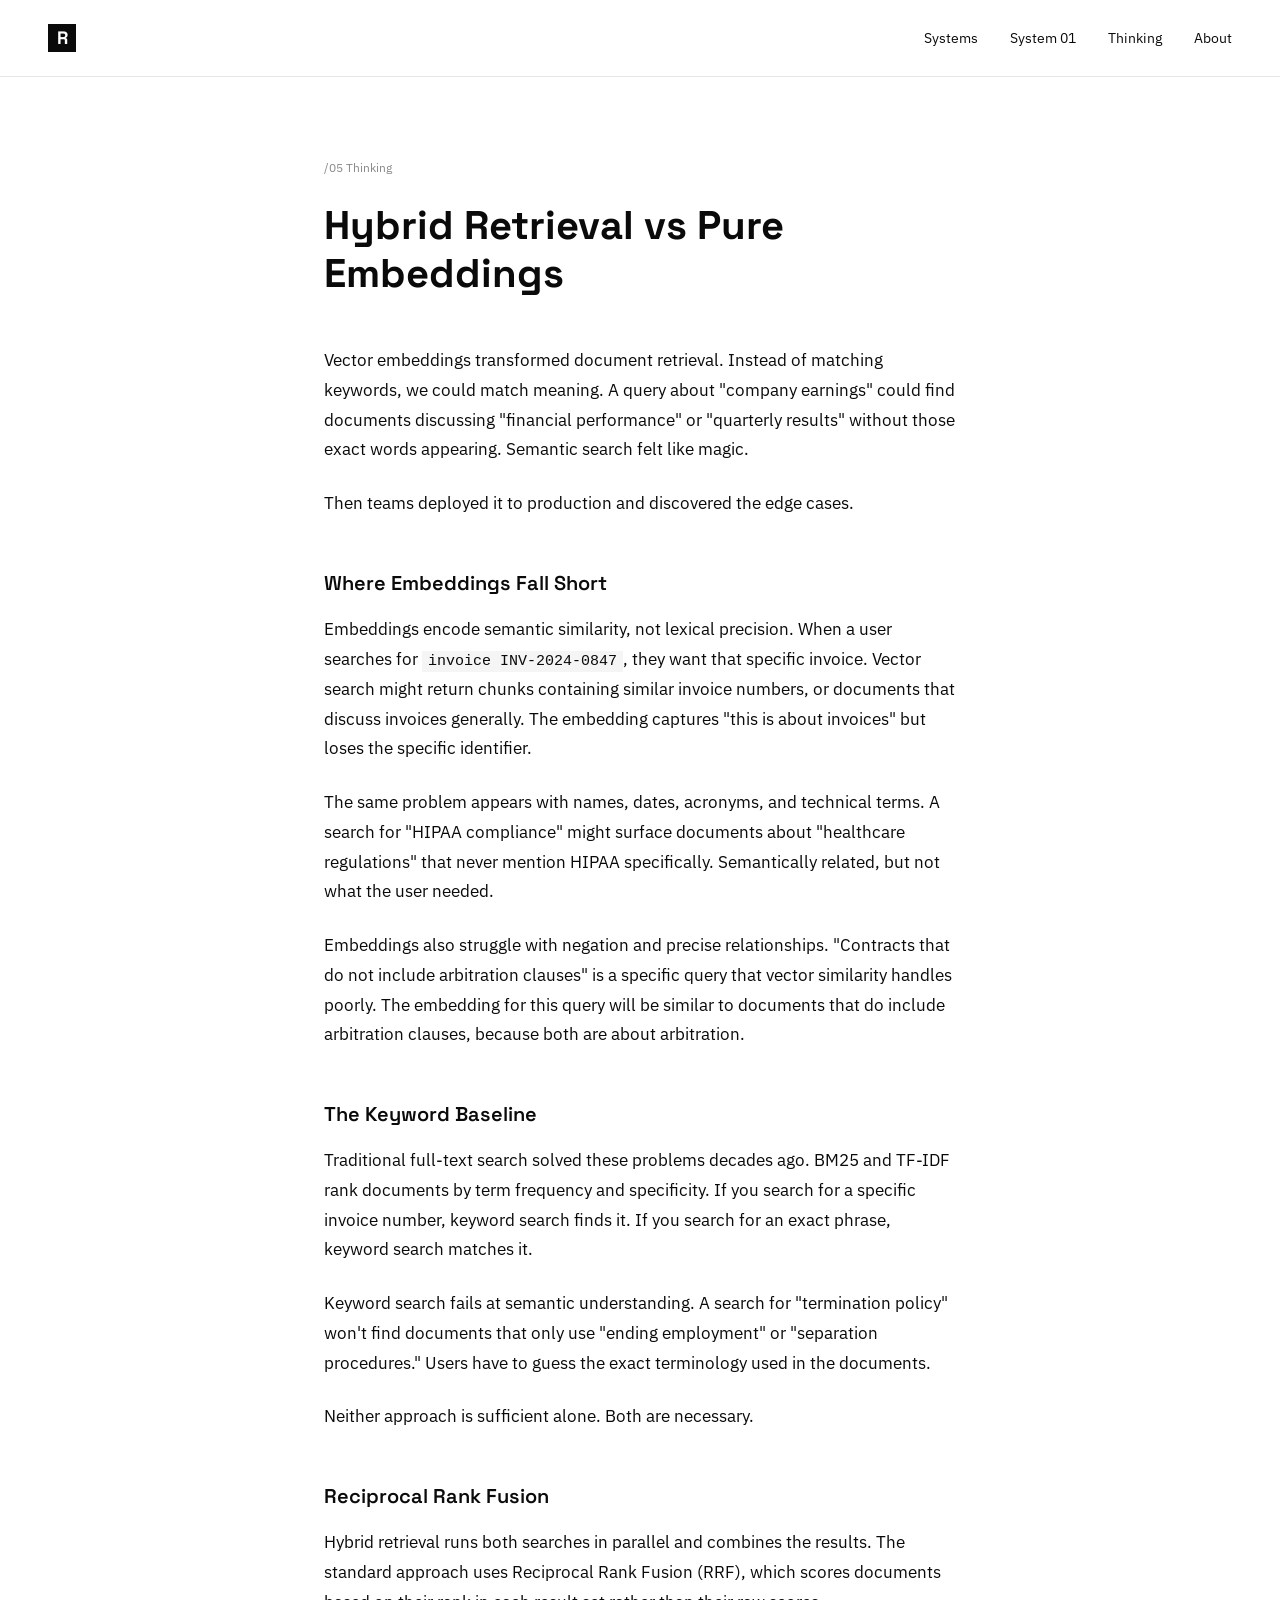
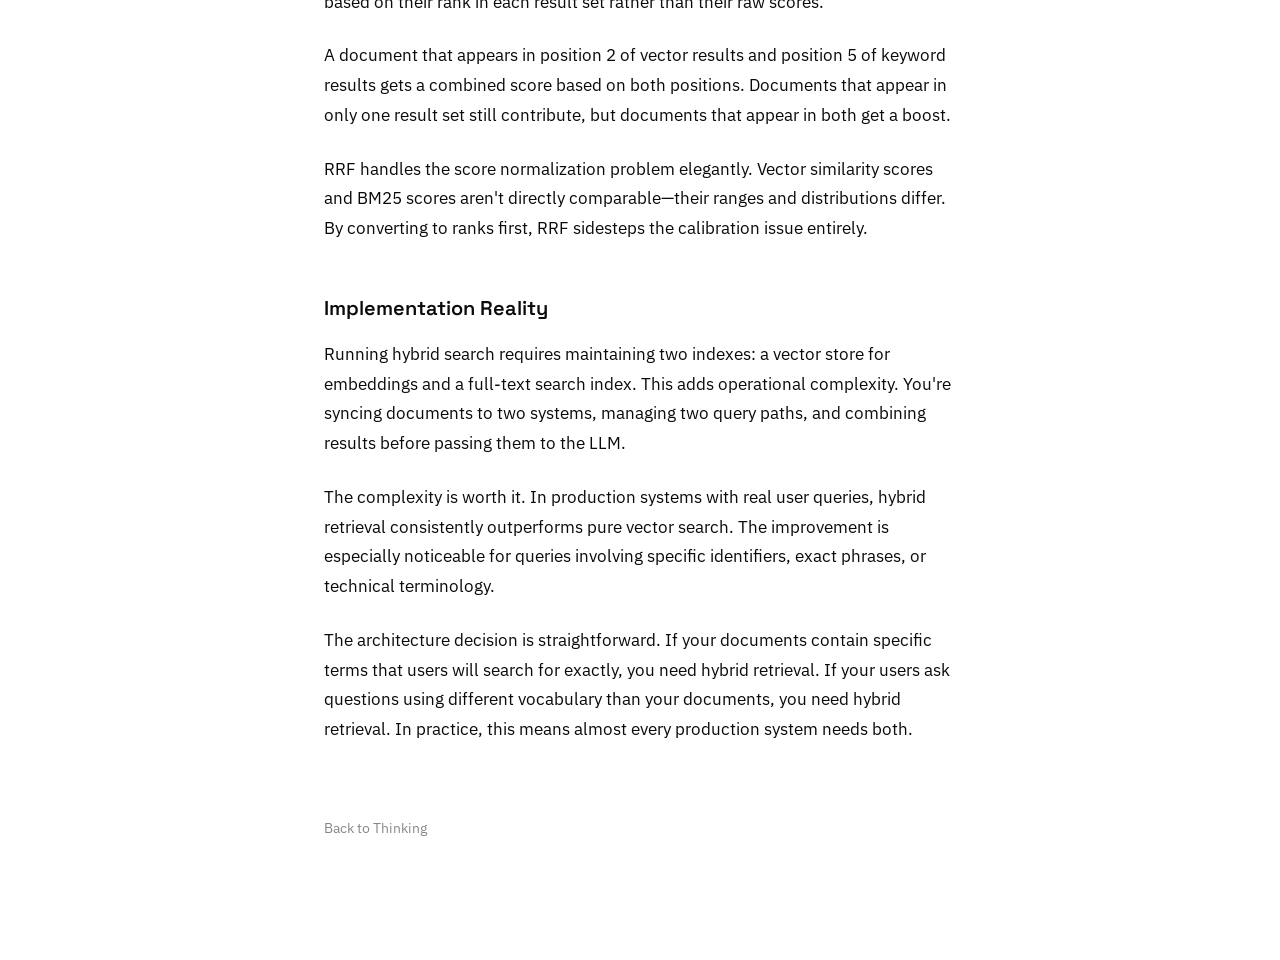
<file: thinking/hybrid-retrieval-vs-pure-embeddings.html>
<!DOCTYPE html>
<html lang="en">
<head>
    <meta charset="UTF-8">
    <meta name="viewport" content="width=device-width, initial-scale=1.0">
    <title>Hybrid Retrieval vs Pure Embeddings — Riot Haus</title>
    <meta name="description" content="Why combining vector search with keyword matching outperforms pure embedding-based retrieval in production systems.">
    <link rel="icon" type="image/svg+xml" href="../favicon.svg">
    <link rel="preconnect" href="https://fonts.googleapis.com">
    <link rel="preconnect" href="https://fonts.gstatic.com" crossorigin>
    <link href="https://fonts.googleapis.com/css2?family=IBM+Plex+Sans:wght@400;500&family=Space+Grotesk:wght@600;700&display=swap" rel="stylesheet">
    <style>
        *, *::before, *::after {
            margin: 0;
            padding: 0;
            box-sizing: border-box;
        }

        :root {
            --white: #ffffff;
            --black: #0a0a0a;
            --dark: #111111;
            --gray-light: #e5e5e5;
            --gray-mid: #888888;
            --gray-dark: #666666;
            --font-headline: 'Space Grotesk', sans-serif;
            --font-body: 'IBM Plex Sans', sans-serif;
        }

        html {
            font-size: 16px;
            -webkit-font-smoothing: antialiased;
        }

        body {
            font-family: var(--font-body);
            font-weight: 400;
            line-height: 1.6;
            color: var(--black);
            background: var(--white);
        }

        nav {
            display: flex;
            justify-content: space-between;
            align-items: center;
            padding: 24px 48px;
            border-bottom: 1px solid var(--gray-light);
        }

        .nav-logo {
            text-decoration: none;
            display: flex;
            align-items: center;
        }

        .nav-logo-icon {
            display: flex;
            align-items: center;
            justify-content: center;
            width: 28px;
            height: 28px;
            background: var(--black);
            color: var(--white);
            font-family: var(--font-headline);
            font-weight: 700;
            font-size: 1.125rem;
        }

        .nav-links {
            display: flex;
            gap: 32px;
        }

        .nav-links a {
            font-family: var(--font-body);
            font-weight: 400;
            font-size: 0.875rem;
            color: var(--black);
            text-decoration: none;
        }

        .nav-links a:hover {
            color: var(--gray-mid);
        }

        article {
            max-width: 680px;
            margin: 0 auto;
            padding: 80px 24px 120px;
        }

        .article-meta {
            font-family: var(--font-body);
            font-size: 0.75rem;
            color: var(--gray-mid);
            margin-bottom: 24px;
        }

        h1 {
            font-family: var(--font-headline);
            font-weight: 700;
            font-size: 2.5rem;
            line-height: 1.2;
            margin-bottom: 48px;
        }

        p {
            font-size: 1.0625rem;
            line-height: 1.75;
            margin-bottom: 24px;
            color: var(--black);
        }

        h2 {
            font-family: var(--font-headline);
            font-weight: 600;
            font-size: 1.25rem;
            margin-top: 48px;
            margin-bottom: 16px;
        }

        code {
            font-family: monospace;
            background: #f5f5f5;
            padding: 2px 6px;
            font-size: 0.9375rem;
        }

        .back-link {
            display: inline-block;
            margin-top: 48px;
            font-size: 0.875rem;
            color: var(--gray-mid);
            text-decoration: none;
        }

        .back-link:hover {
            color: var(--black);
        }

        @media (max-width: 768px) {
            nav {
                padding: 20px 24px;
            }
            h1 {
                font-size: 2rem;
            }
        }
    </style>
</head>
<body>
    <nav>
        <a href="../index.html" class="nav-logo"><span class="nav-logo-icon">R</span></a>
        <div class="nav-links">
            <a href="../index.html#systems">Systems</a>
            <a href="../index.html#system-01">System 01</a>
            <a href="../index.html#thinking">Thinking</a>
            <a href="../index.html#about">About</a>
        </div>
    </nav>

    <article>
        <p class="article-meta">/05 Thinking</p>
        <h1>Hybrid Retrieval vs Pure Embeddings</h1>

        <p>Vector embeddings transformed document retrieval. Instead of matching keywords, we could match meaning. A query about "company earnings" could find documents discussing "financial performance" or "quarterly results" without those exact words appearing. Semantic search felt like magic.</p>

        <p>Then teams deployed it to production and discovered the edge cases.</p>

        <h2>Where Embeddings Fall Short</h2>

        <p>Embeddings encode semantic similarity, not lexical precision. When a user searches for <code>invoice INV-2024-0847</code>, they want that specific invoice. Vector search might return chunks containing similar invoice numbers, or documents that discuss invoices generally. The embedding captures "this is about invoices" but loses the specific identifier.</p>

        <p>The same problem appears with names, dates, acronyms, and technical terms. A search for "HIPAA compliance" might surface documents about "healthcare regulations" that never mention HIPAA specifically. Semantically related, but not what the user needed.</p>

        <p>Embeddings also struggle with negation and precise relationships. "Contracts that do not include arbitration clauses" is a specific query that vector similarity handles poorly. The embedding for this query will be similar to documents that do include arbitration clauses, because both are about arbitration.</p>

        <h2>The Keyword Baseline</h2>

        <p>Traditional full-text search solved these problems decades ago. BM25 and TF-IDF rank documents by term frequency and specificity. If you search for a specific invoice number, keyword search finds it. If you search for an exact phrase, keyword search matches it.</p>

        <p>Keyword search fails at semantic understanding. A search for "termination policy" won't find documents that only use "ending employment" or "separation procedures." Users have to guess the exact terminology used in the documents.</p>

        <p>Neither approach is sufficient alone. Both are necessary.</p>

        <h2>Reciprocal Rank Fusion</h2>

        <p>Hybrid retrieval runs both searches in parallel and combines the results. The standard approach uses Reciprocal Rank Fusion (RRF), which scores documents based on their rank in each result set rather than their raw scores.</p>

        <p>A document that appears in position 2 of vector results and position 5 of keyword results gets a combined score based on both positions. Documents that appear in only one result set still contribute, but documents that appear in both get a boost.</p>

        <p>RRF handles the score normalization problem elegantly. Vector similarity scores and BM25 scores aren't directly comparable—their ranges and distributions differ. By converting to ranks first, RRF sidesteps the calibration issue entirely.</p>

        <h2>Implementation Reality</h2>

        <p>Running hybrid search requires maintaining two indexes: a vector store for embeddings and a full-text search index. This adds operational complexity. You're syncing documents to two systems, managing two query paths, and combining results before passing them to the LLM.</p>

        <p>The complexity is worth it. In production systems with real user queries, hybrid retrieval consistently outperforms pure vector search. The improvement is especially noticeable for queries involving specific identifiers, exact phrases, or technical terminology.</p>

        <p>The architecture decision is straightforward. If your documents contain specific terms that users will search for exactly, you need hybrid retrieval. If your users ask questions using different vocabulary than your documents, you need hybrid retrieval. In practice, this means almost every production system needs both.</p>

        <a href="../index.html#thinking" class="back-link">Back to Thinking</a>
    </article>
</body>
</html>
</file>
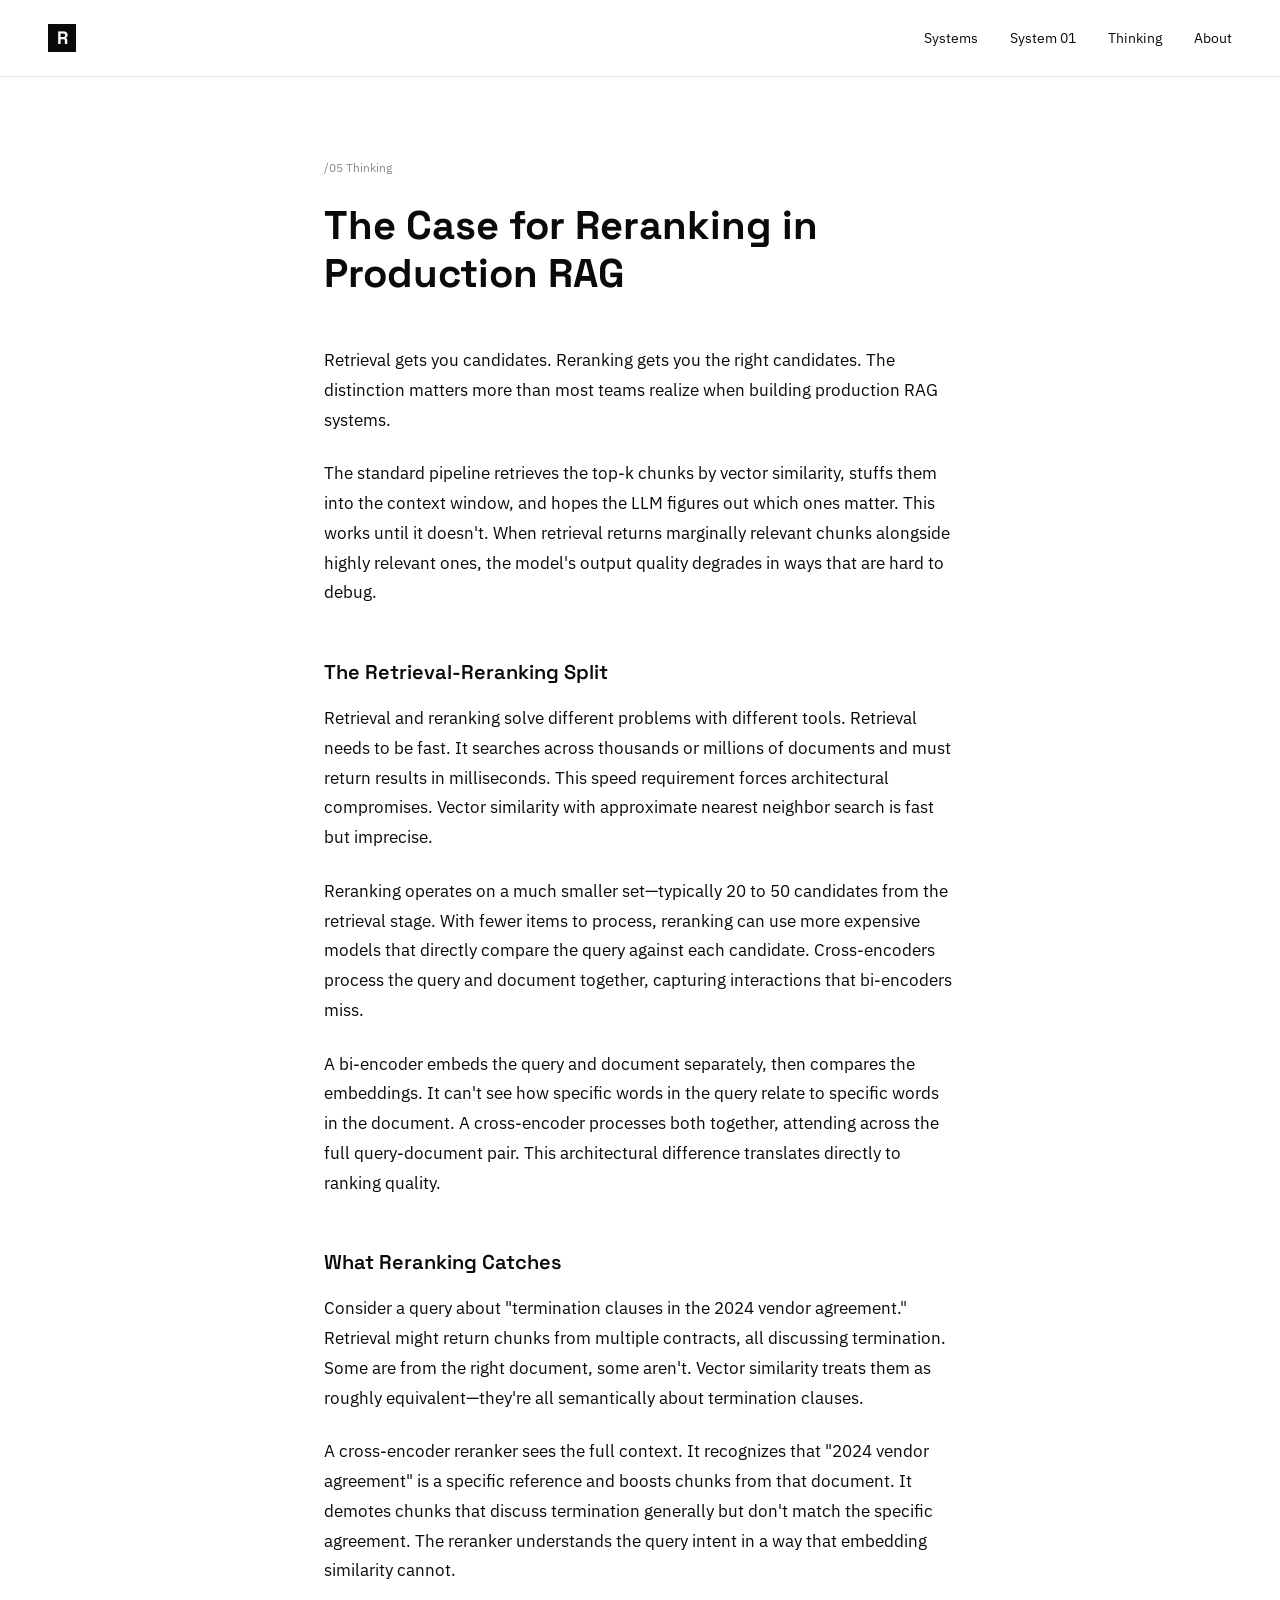
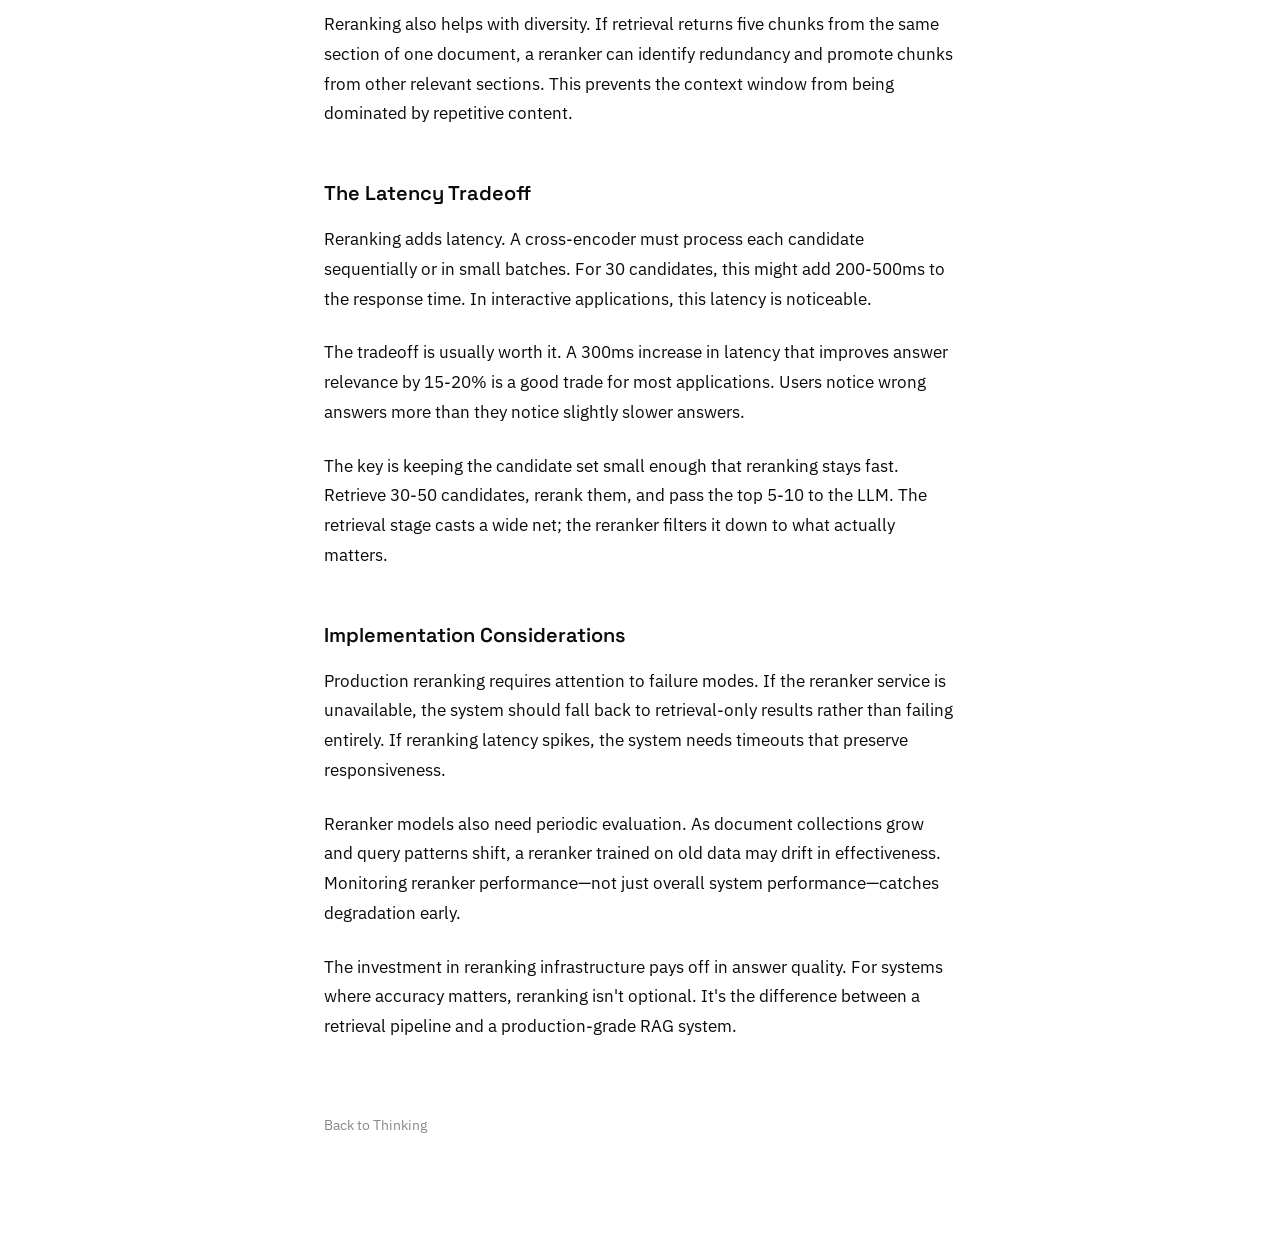
<file: thinking/the-case-for-reranking.html>
<!DOCTYPE html>
<html lang="en">
<head>
    <meta charset="UTF-8">
    <meta name="viewport" content="width=device-width, initial-scale=1.0">
    <title>The Case for Reranking in Production RAG — Riot Haus</title>
    <meta name="description" content="Why cross-encoder reranking between retrieval and generation improves answer quality in production RAG systems.">
    <link rel="icon" type="image/svg+xml" href="../favicon.svg">
    <link rel="preconnect" href="https://fonts.googleapis.com">
    <link rel="preconnect" href="https://fonts.gstatic.com" crossorigin>
    <link href="https://fonts.googleapis.com/css2?family=IBM+Plex+Sans:wght@400;500&family=Space+Grotesk:wght@600;700&display=swap" rel="stylesheet">
    <style>
        *, *::before, *::after {
            margin: 0;
            padding: 0;
            box-sizing: border-box;
        }

        :root {
            --white: #ffffff;
            --black: #0a0a0a;
            --dark: #111111;
            --gray-light: #e5e5e5;
            --gray-mid: #888888;
            --gray-dark: #666666;
            --font-headline: 'Space Grotesk', sans-serif;
            --font-body: 'IBM Plex Sans', sans-serif;
        }

        html {
            font-size: 16px;
            -webkit-font-smoothing: antialiased;
        }

        body {
            font-family: var(--font-body);
            font-weight: 400;
            line-height: 1.6;
            color: var(--black);
            background: var(--white);
        }

        nav {
            display: flex;
            justify-content: space-between;
            align-items: center;
            padding: 24px 48px;
            border-bottom: 1px solid var(--gray-light);
        }

        .nav-logo {
            text-decoration: none;
            display: flex;
            align-items: center;
        }

        .nav-logo-icon {
            display: flex;
            align-items: center;
            justify-content: center;
            width: 28px;
            height: 28px;
            background: var(--black);
            color: var(--white);
            font-family: var(--font-headline);
            font-weight: 700;
            font-size: 1.125rem;
        }

        .nav-links {
            display: flex;
            gap: 32px;
        }

        .nav-links a {
            font-family: var(--font-body);
            font-weight: 400;
            font-size: 0.875rem;
            color: var(--black);
            text-decoration: none;
        }

        .nav-links a:hover {
            color: var(--gray-mid);
        }

        article {
            max-width: 680px;
            margin: 0 auto;
            padding: 80px 24px 120px;
        }

        .article-meta {
            font-family: var(--font-body);
            font-size: 0.75rem;
            color: var(--gray-mid);
            margin-bottom: 24px;
        }

        h1 {
            font-family: var(--font-headline);
            font-weight: 700;
            font-size: 2.5rem;
            line-height: 1.2;
            margin-bottom: 48px;
        }

        p {
            font-size: 1.0625rem;
            line-height: 1.75;
            margin-bottom: 24px;
            color: var(--black);
        }

        h2 {
            font-family: var(--font-headline);
            font-weight: 600;
            font-size: 1.25rem;
            margin-top: 48px;
            margin-bottom: 16px;
        }

        .back-link {
            display: inline-block;
            margin-top: 48px;
            font-size: 0.875rem;
            color: var(--gray-mid);
            text-decoration: none;
        }

        .back-link:hover {
            color: var(--black);
        }

        @media (max-width: 768px) {
            nav {
                padding: 20px 24px;
            }
            h1 {
                font-size: 2rem;
            }
        }
    </style>
</head>
<body>
    <nav>
        <a href="../index.html" class="nav-logo"><span class="nav-logo-icon">R</span></a>
        <div class="nav-links">
            <a href="../index.html#systems">Systems</a>
            <a href="../index.html#system-01">System 01</a>
            <a href="../index.html#thinking">Thinking</a>
            <a href="../index.html#about">About</a>
        </div>
    </nav>

    <article>
        <p class="article-meta">/05 Thinking</p>
        <h1>The Case for Reranking in Production RAG</h1>

        <p>Retrieval gets you candidates. Reranking gets you the right candidates. The distinction matters more than most teams realize when building production RAG systems.</p>

        <p>The standard pipeline retrieves the top-k chunks by vector similarity, stuffs them into the context window, and hopes the LLM figures out which ones matter. This works until it doesn't. When retrieval returns marginally relevant chunks alongside highly relevant ones, the model's output quality degrades in ways that are hard to debug.</p>

        <h2>The Retrieval-Reranking Split</h2>

        <p>Retrieval and reranking solve different problems with different tools. Retrieval needs to be fast. It searches across thousands or millions of documents and must return results in milliseconds. This speed requirement forces architectural compromises. Vector similarity with approximate nearest neighbor search is fast but imprecise.</p>

        <p>Reranking operates on a much smaller set—typically 20 to 50 candidates from the retrieval stage. With fewer items to process, reranking can use more expensive models that directly compare the query against each candidate. Cross-encoders process the query and document together, capturing interactions that bi-encoders miss.</p>

        <p>A bi-encoder embeds the query and document separately, then compares the embeddings. It can't see how specific words in the query relate to specific words in the document. A cross-encoder processes both together, attending across the full query-document pair. This architectural difference translates directly to ranking quality.</p>

        <h2>What Reranking Catches</h2>

        <p>Consider a query about "termination clauses in the 2024 vendor agreement." Retrieval might return chunks from multiple contracts, all discussing termination. Some are from the right document, some aren't. Vector similarity treats them as roughly equivalent—they're all semantically about termination clauses.</p>

        <p>A cross-encoder reranker sees the full context. It recognizes that "2024 vendor agreement" is a specific reference and boosts chunks from that document. It demotes chunks that discuss termination generally but don't match the specific agreement. The reranker understands the query intent in a way that embedding similarity cannot.</p>

        <p>Reranking also helps with diversity. If retrieval returns five chunks from the same section of one document, a reranker can identify redundancy and promote chunks from other relevant sections. This prevents the context window from being dominated by repetitive content.</p>

        <h2>The Latency Tradeoff</h2>

        <p>Reranking adds latency. A cross-encoder must process each candidate sequentially or in small batches. For 30 candidates, this might add 200-500ms to the response time. In interactive applications, this latency is noticeable.</p>

        <p>The tradeoff is usually worth it. A 300ms increase in latency that improves answer relevance by 15-20% is a good trade for most applications. Users notice wrong answers more than they notice slightly slower answers.</p>

        <p>The key is keeping the candidate set small enough that reranking stays fast. Retrieve 30-50 candidates, rerank them, and pass the top 5-10 to the LLM. The retrieval stage casts a wide net; the reranker filters it down to what actually matters.</p>

        <h2>Implementation Considerations</h2>

        <p>Production reranking requires attention to failure modes. If the reranker service is unavailable, the system should fall back to retrieval-only results rather than failing entirely. If reranking latency spikes, the system needs timeouts that preserve responsiveness.</p>

        <p>Reranker models also need periodic evaluation. As document collections grow and query patterns shift, a reranker trained on old data may drift in effectiveness. Monitoring reranker performance—not just overall system performance—catches degradation early.</p>

        <p>The investment in reranking infrastructure pays off in answer quality. For systems where accuracy matters, reranking isn't optional. It's the difference between a retrieval pipeline and a production-grade RAG system.</p>

        <a href="../index.html#thinking" class="back-link">Back to Thinking</a>
    </article>
</body>
</html>
</file>
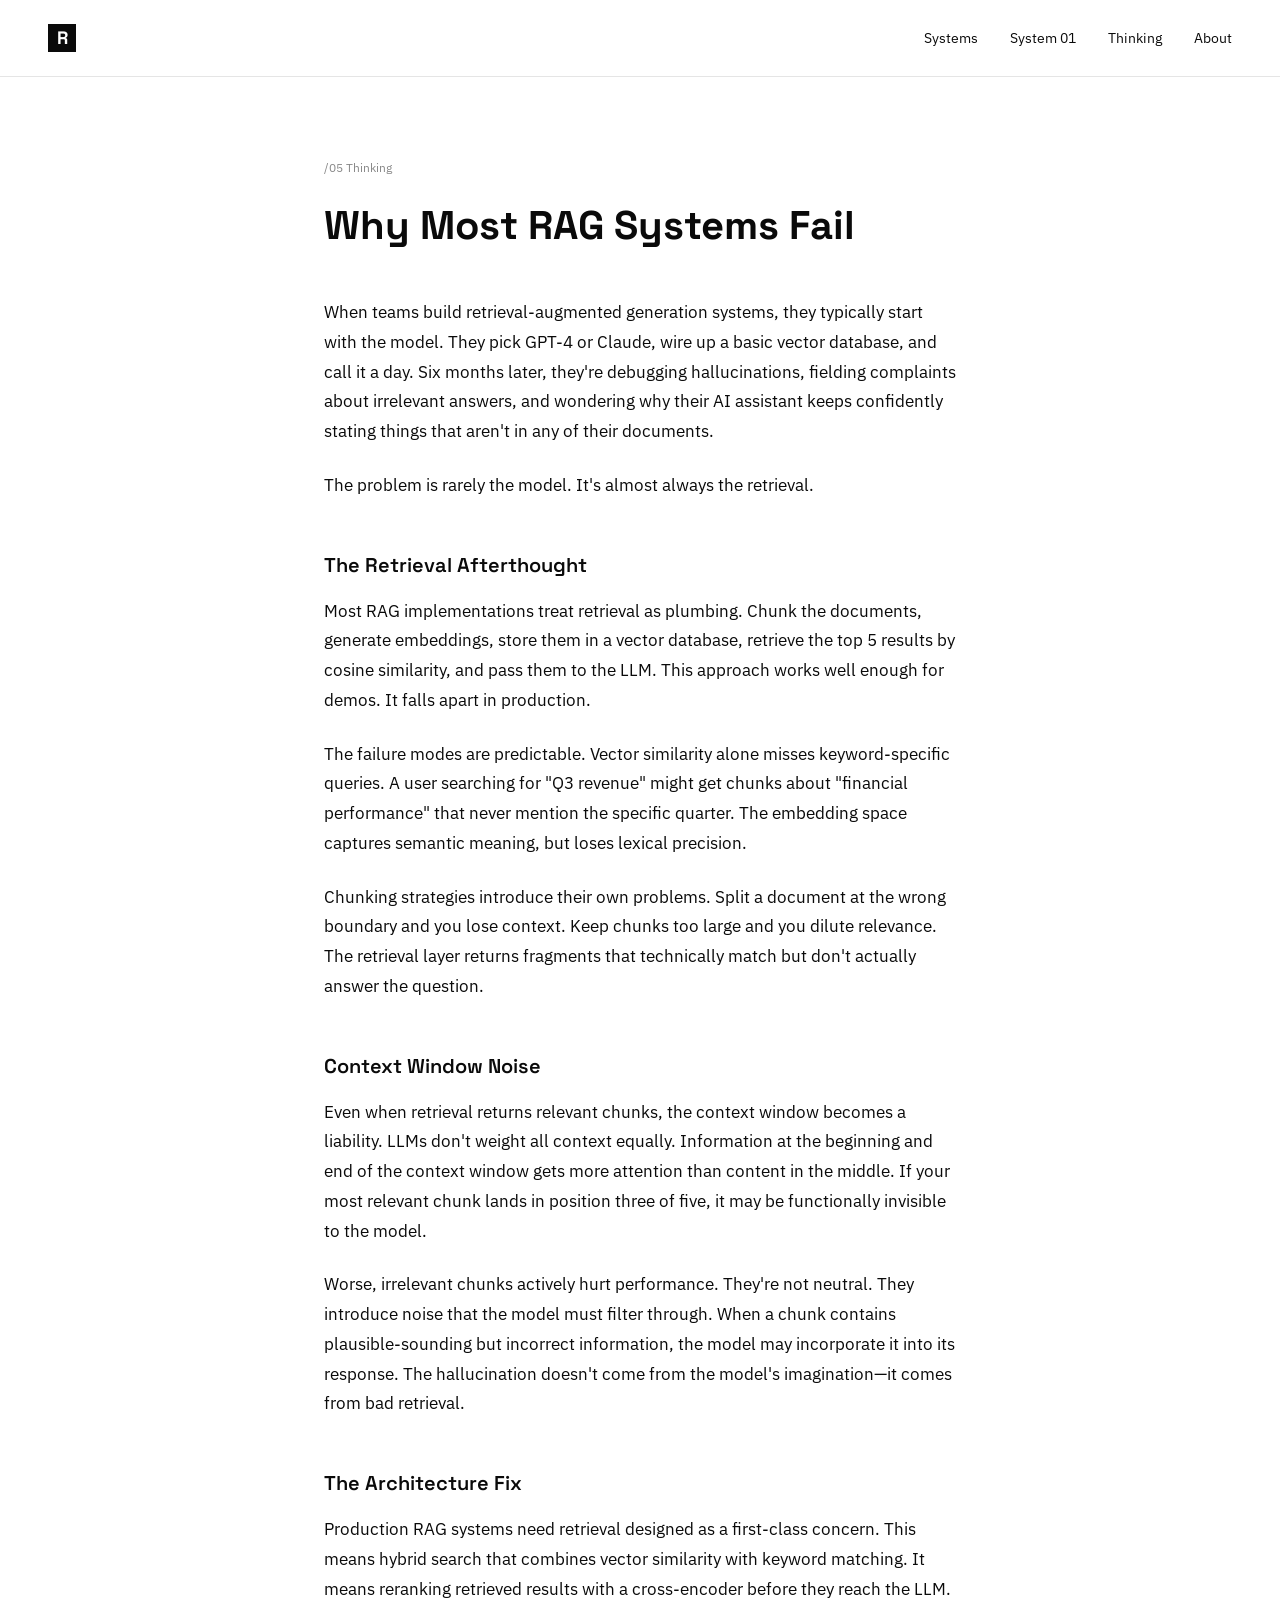
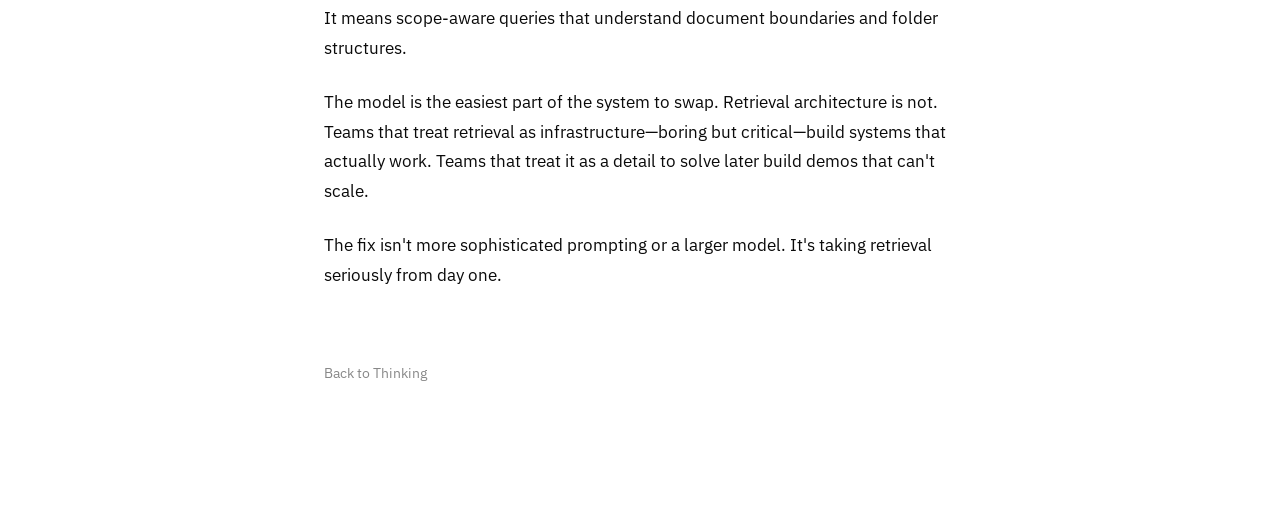
<file: thinking/why-most-rag-systems-fail.html>
<!DOCTYPE html>
<html lang="en">
<head>
    <meta charset="UTF-8">
    <meta name="viewport" content="width=device-width, initial-scale=1.0">
    <title>Why Most RAG Systems Fail — Riot Haus</title>
    <meta name="description" content="RAG systems fail not because of model limitations, but because retrieval is treated as an afterthought.">
    <link rel="icon" type="image/svg+xml" href="../favicon.svg">
    <link rel="preconnect" href="https://fonts.googleapis.com">
    <link rel="preconnect" href="https://fonts.gstatic.com" crossorigin>
    <link href="https://fonts.googleapis.com/css2?family=IBM+Plex+Sans:wght@400;500&family=Space+Grotesk:wght@600;700&display=swap" rel="stylesheet">
    <style>
        *, *::before, *::after {
            margin: 0;
            padding: 0;
            box-sizing: border-box;
        }

        :root {
            --white: #ffffff;
            --black: #0a0a0a;
            --dark: #111111;
            --gray-light: #e5e5e5;
            --gray-mid: #888888;
            --gray-dark: #666666;
            --font-headline: 'Space Grotesk', sans-serif;
            --font-body: 'IBM Plex Sans', sans-serif;
        }

        html {
            font-size: 16px;
            -webkit-font-smoothing: antialiased;
        }

        body {
            font-family: var(--font-body);
            font-weight: 400;
            line-height: 1.6;
            color: var(--black);
            background: var(--white);
        }

        nav {
            display: flex;
            justify-content: space-between;
            align-items: center;
            padding: 24px 48px;
            border-bottom: 1px solid var(--gray-light);
        }

        .nav-logo {
            text-decoration: none;
            display: flex;
            align-items: center;
        }

        .nav-logo-icon {
            display: flex;
            align-items: center;
            justify-content: center;
            width: 28px;
            height: 28px;
            background: var(--black);
            color: var(--white);
            font-family: var(--font-headline);
            font-weight: 700;
            font-size: 1.125rem;
        }

        .nav-links {
            display: flex;
            gap: 32px;
        }

        .nav-links a {
            font-family: var(--font-body);
            font-weight: 400;
            font-size: 0.875rem;
            color: var(--black);
            text-decoration: none;
        }

        .nav-links a:hover {
            color: var(--gray-mid);
        }

        article {
            max-width: 680px;
            margin: 0 auto;
            padding: 80px 24px 120px;
        }

        .article-meta {
            font-family: var(--font-body);
            font-size: 0.75rem;
            color: var(--gray-mid);
            margin-bottom: 24px;
        }

        h1 {
            font-family: var(--font-headline);
            font-weight: 700;
            font-size: 2.5rem;
            line-height: 1.2;
            margin-bottom: 48px;
        }

        p {
            font-size: 1.0625rem;
            line-height: 1.75;
            margin-bottom: 24px;
            color: var(--black);
        }

        h2 {
            font-family: var(--font-headline);
            font-weight: 600;
            font-size: 1.25rem;
            margin-top: 48px;
            margin-bottom: 16px;
        }

        .back-link {
            display: inline-block;
            margin-top: 48px;
            font-size: 0.875rem;
            color: var(--gray-mid);
            text-decoration: none;
        }

        .back-link:hover {
            color: var(--black);
        }

        @media (max-width: 768px) {
            nav {
                padding: 20px 24px;
            }
            h1 {
                font-size: 2rem;
            }
        }
    </style>
</head>
<body>
    <nav>
        <a href="../index.html" class="nav-logo"><span class="nav-logo-icon">R</span></a>
        <div class="nav-links">
            <a href="../index.html#systems">Systems</a>
            <a href="../index.html#system-01">System 01</a>
            <a href="../index.html#thinking">Thinking</a>
            <a href="../index.html#about">About</a>
        </div>
    </nav>

    <article>
        <p class="article-meta">/05 Thinking</p>
        <h1>Why Most RAG Systems Fail</h1>

        <p>When teams build retrieval-augmented generation systems, they typically start with the model. They pick GPT-4 or Claude, wire up a basic vector database, and call it a day. Six months later, they're debugging hallucinations, fielding complaints about irrelevant answers, and wondering why their AI assistant keeps confidently stating things that aren't in any of their documents.</p>

        <p>The problem is rarely the model. It's almost always the retrieval.</p>

        <h2>The Retrieval Afterthought</h2>

        <p>Most RAG implementations treat retrieval as plumbing. Chunk the documents, generate embeddings, store them in a vector database, retrieve the top 5 results by cosine similarity, and pass them to the LLM. This approach works well enough for demos. It falls apart in production.</p>

        <p>The failure modes are predictable. Vector similarity alone misses keyword-specific queries. A user searching for "Q3 revenue" might get chunks about "financial performance" that never mention the specific quarter. The embedding space captures semantic meaning, but loses lexical precision.</p>

        <p>Chunking strategies introduce their own problems. Split a document at the wrong boundary and you lose context. Keep chunks too large and you dilute relevance. The retrieval layer returns fragments that technically match but don't actually answer the question.</p>

        <h2>Context Window Noise</h2>

        <p>Even when retrieval returns relevant chunks, the context window becomes a liability. LLMs don't weight all context equally. Information at the beginning and end of the context window gets more attention than content in the middle. If your most relevant chunk lands in position three of five, it may be functionally invisible to the model.</p>

        <p>Worse, irrelevant chunks actively hurt performance. They're not neutral. They introduce noise that the model must filter through. When a chunk contains plausible-sounding but incorrect information, the model may incorporate it into its response. The hallucination doesn't come from the model's imagination—it comes from bad retrieval.</p>

        <h2>The Architecture Fix</h2>

        <p>Production RAG systems need retrieval designed as a first-class concern. This means hybrid search that combines vector similarity with keyword matching. It means reranking retrieved results with a cross-encoder before they reach the LLM. It means scope-aware queries that understand document boundaries and folder structures.</p>

        <p>The model is the easiest part of the system to swap. Retrieval architecture is not. Teams that treat retrieval as infrastructure—boring but critical—build systems that actually work. Teams that treat it as a detail to solve later build demos that can't scale.</p>

        <p>The fix isn't more sophisticated prompting or a larger model. It's taking retrieval seriously from day one.</p>

        <a href="../index.html#thinking" class="back-link">Back to Thinking</a>
    </article>
</body>
</html>
</file>
<file: podcast/podcast.css>
/* ==========================================================================
   AI, TO THE POINT — podcast page
   Loaded AFTER abacus-blog.css, which it extends rather than replaces.

   Only the page header differs from the blog listing: the "The DotDotDot."
   hero is swapped for the podcast lockup (circular mark + two-line headline +
   host line). Everything below it — cards, filters, footer — is the shared
   stylesheet, untouched.
   ========================================================================== */

/* The italic companion to the Regular already declared in abacus-blog.css, and
   the only thing on either page that uses it. Instanced from the brand's
   variable italic (EightiesComback _Italic_VAR-VF.ttf) at wght 400 / wdth 90 —
   wdth 90 is what that font names "Semi Condensed" — then subset to latin.

   font-style: italic so the browser picks this face over the Regular rather
   than slanting the Regular itself. Same Nicky Laatz licence caveat as the
   Regular: confirm it covers self-hosted webfont use before this goes live. */
@font-face {
  font-family: "Eighties Comeback";
  src: url("assets/EightiesComebackIt-SemiCond.woff2") format("woff2");
  font-weight: 400;
  font-style: italic;
  font-display: swap;
}

/* Every size in the lockup is an em of the headline, so the whole thing scales
   from this one clamp and the proportions measured off the brand banner hold at
   every width.

   Every value here is the width-fitted maximum (112px / 8.4vw / 34px) taken
   down 30%. The mark is an em of this, so it comes down with the type and the
   lockup keeps its proportions — do not scale the mark separately.

   That leaves the lockup ~800px wide at the cap, well inside the 1200px
   container, so the fit is no longer what limits it. */
.pod-hero {
  --pod-size: clamp(24px, 5.9vw, 78px);

  display: flex;
  flex-direction: column;
  align-items: flex-start;
  gap: 0.4em;
  font-size: var(--pod-size);
}

@media (min-width: 900px) {
  .pod-hero {
    flex-direction: row;
    align-items: center;
    /* 55/169 in the source banner: the gap is a property of the lockup, so it
       tracks the headline rather than sitting at a fixed pixel value. */
    gap: 0.325em;
  }
}

/* 491/169 in the source banner. Sized in em and with flex-shrink off, so the
   mark keeps its ratio to the type instead of being compressed by the flex row.
   Smaller in the stacked layout, where it has no type beside it to balance. */
.pod-hero__mark {
  width: 2.1em;
  height: auto;
  flex: 0 0 auto;
}

@media (min-width: 900px) {
  .pod-hero__mark { width: 2.905em; }
}

.pod-hero__text { min-width: 0; }

/* font-size:1em inherits .pod-hero's clamp — this is the element every other
   size in the lockup is measured against.

   line-height 0.95 is solved from the banner: 161px between the two baselines
   on a 169px body. Tracking is the page's own --ab-track-h1 rather than the
   -0.02em measured off the artwork, so this heading sets like every other h1.

   max-width:none clears .ab-title's 48rem cap, which would otherwise rewrap
   the second line. */
.pod-hero__title {
  max-width: none;
  margin: 0;
  font-size: 1em;
  font-weight: 500;
  line-height: 0.95;
  letter-spacing: var(--ab-track-h1);
  color: #f4efe9;
}

/* The two purple phrases are set in the display serif italic, against the
   Inter Medium of the words around them.

   --ab-primary is the purple card and featured titles take on hover, rather
   than the slightly deeper --ab-accent the source banner uses. Same reasoning
   as the tracking: the page's own colour rules win over the artwork.

   letter-spacing is reset to normal: --ab-track-h1's -0.03em is a correction
   for Inter at display sizes, and closing a serif italic up by that much runs
   its exit strokes into the next letter. */
.pod-hero__title .pod-accent {
  font-family: var(--ab-display);
  font-style: italic;
  font-weight: 400;
  /* Eighties Comeback's caps stand taller than Inter's at a shared font-size,
     so 0.95 is what makes the two look the same size on the line. An em of the
     headline, so it still rides the one --pod-size clamp. */
  font-size: 0.95em;
  letter-spacing: normal;
  color: var(--ab-primary);
}

/* The descender of "Compliance"'s p lands on the ascender of "Podcast"'s d on
   the line below. Leading is fixed by the lockup's proportions, so the two are
   separated horizontally instead: the italic p's tail sits at the LEFT of its
   advance and the d's stem at the RIGHT of its own, so pulling the first line
   left and pushing the second right moves them apart, not together.

   Both are em of the span, so the correction scales with --pod-size and the
   collision can't come back at another viewport width. */
.pod-hero__title .pod-accent:first-of-type { margin-left: -0.06em; }
.pod-hero__title .pod-accent:last-of-type { margin-right: 0.07em; }

/* 41/169 of the headline in the source banner.

   margin-top resolves against THIS element's 0.2426em, not the headline's, so
   it is not the 0.314em the banner measures between the second baseline and the
   cap line of the credit. 0.68em of the credit is what puts it there, once the
   headline's negative half-leading (line-height 0.95 against Inter's 1.2125
   ascent+descent) is taken out of the gap.

   This is the one piece of the lockup NOT in cream: it is purple in the source
   banner, so it does not follow .ab-rule--dark .ab-eyebrow's muted white. Kept
   on the same purple as the headline above it. */
.pod-hero__host {
  margin: 0.68em 0 0;
  font-family: var(--ab-mono);
  font-size: 0.2426em;
  font-weight: 400;
  line-height: 1;
  /* .ab-eyebrow's 1.5px on 12px, as a ratio, so the page's one mono-caps
     tracking rule holds here too. Wider than the artwork measures. */
  letter-spacing: 0.125em;
  text-transform: uppercase;
  color: var(--ab-primary);
}

/* --------------------------------------------------------------------------
   HEADER BACKGROUND VIDEO
   -------------------------------------------------------------------------- */

/* isolation makes this a stacking context, so the video's z-index: -1 is
   measured against this band and not the page: it lands above the section's
   own dark background but below the lockup. Without it the video would sit
   behind the section background and never be seen. */
.pod-band {
  position: relative;
  overflow: hidden;
  isolation: isolate;
}

/* object-fit: cover against inset: 0 — the band's height comes from the lockup
   inside it, so the video has to crop to whatever shape that leaves.
   Decorative only: aria-hidden and tabindex="-1" on the element, and
   pointer-events: none so it never intercepts a click on the band. */
.pod-band__video {
  position: absolute;
  inset: 0;
  z-index: -1;
  width: 100%;
  height: 100%;
  object-fit: cover;
  opacity: 0.3;
  pointer-events: none;
}

/* A looping video behind text is exactly what this setting is for. The frame
   that happens to be showing stays, so the band keeps its texture. */
@media (prefers-reduced-motion: reduce) {
  .pod-band__video { display: none; }
}

/* The lockup is the whole header, so the section does not need the extra
   bottom padding .ab-list-head carries for the lede that used to sit there. */
.pod-head { padding-bottom: 40px; }

@media (min-width: 1024px) {
  .pod-head { padding-bottom: 64px; }
}

/* --------------------------------------------------------------------------
   BYLINE — date only
   The author name and the separator dot are gone from every card, so the
   byline is a calendar glyph plus a date. .ab-avatar is therefore unused on
   this page; the rule still sits in abacus-blog.css for the blog templates.
   -------------------------------------------------------------------------- */

/* Stroked, so it inherits .ab-card__byline's muted colour rather than carrying
   its own. flex-shrink guards it against a long date in a narrow card. */
.ab-byline__icon {
  flex-shrink: 0;
  display: block;
}

/* --------------------------------------------------------------------------
   EPISODE SEARCH
   Replaces the blog listing's two rows of Industry / Content type pills.
   .ab-filters and .ab-chip are consequently unused on this page; both rules
   stay in abacus-blog.css for the blog templates.
   -------------------------------------------------------------------------- */

/* Section heading on the left, field on the right. The divider and the spacing
   down to the first card live here, not on .pod-search — they are the section
   rule, so they have to run the whole column width while the field does not.
   Wraps to two rows when the two no longer fit side by side. */
.pod-listing-head {
  display: flex;
  flex-wrap: wrap;
  align-items: center;
  justify-content: space-between;
  gap: 20px 32px;
  margin-bottom: 40px;
  padding-bottom: 32px;
  border-bottom: 1px solid var(--ab-border);
}

.pod-listing-head__title {
  margin: 0;
  font-size: clamp(32px, 4vw, 52px);
  line-height: 1.1;
  font-weight: 500;
  letter-spacing: var(--ab-track-h1);
}

.pod-search {
  position: relative;
  display: flex;
  align-items: center;
  flex: 0 1 420px;
}

/* Below the point where title and field stop fitting side by side, drop the
   field onto its own row and let it run the full width. Flexbox can't do this
   on its own: a wrapped item still sizes to its flex-basis. */
@media (max-width: 767px) {
  .pod-search { flex-basis: 100%; }
}

/* Absolute rather than a flex sibling: the input is what the click target
   should be, so it spans the full width and the glyph sits over its padding.
   pointer-events:none keeps clicks falling through to the input. */
.pod-search__icon {
  position: absolute;
  left: 14px;
  top: 13px;
  color: rgba(15, 15, 15, 0.4);
  pointer-events: none;
}

/* appearance:none strips the type=search styling WebKit otherwise imposes.
   The type stays `search` for the native clear button and the on-screen
   keyboard's search key. */
.pod-search__input {
  appearance: none;
  -webkit-appearance: none;
  width: 100%;
  padding: 12px 16px 12px 42px;
  border: 1px solid var(--ab-border);
  border-radius: 999px;
  background: var(--ab-chip);
  font-family: inherit;
  font-size: 14px;
  color: var(--ab-fg);
}

.pod-search__input::placeholder { color: rgba(15, 15, 15, 0.45); }

.pod-search__input:focus {
  outline: none;
  background: var(--ab-bg);
  border-color: var(--ab-primary);
}

/* --------------------------------------------------------------------------
   THUMBNAIL RATIO — 1/1
   The artwork is a square guest card with the name set across the bottom, so
   any landscape box would have object-fit: cover crop the name straight off.
   Both slots take the artwork's own ratio instead. The blog stylesheet sizes
   .ab-card__media at 16/10 and .ab-featured__media by a min-height
   (260/360/420px); square overrides both.

   On the featured block, aspect-ratio only governs when the height is auto,
   and .ab-featured's align-items: stretch makes it the row's height — hence
   align-self: center. min-height: 0 clears all three inherited values; these
   rules come after abacus-blog.css, so equal specificity is enough to win,
   media queries included.
   -------------------------------------------------------------------------- */
/* Square corners on both slots: abacus-blog.css rounds .ab-card__media to 12px,
   which the podcast artwork's own hard edge fights. */
.ab-card__media {
  aspect-ratio: 1 / 1;
  border-radius: 0;
}

.ab-featured__media {
  min-height: 0;
  aspect-ratio: 1 / 1;
  align-self: center;
}

/* --------------------------------------------------------------------------
   FEATURED THUMBNAIL — inset, square-cornered
   In the blog design the featured image is full-bleed: it cancels .ab-pad with
   margin-inline: calc(var(--ab-pad-x) * -1) and runs out to the column rules.
   Here it sits inside the padding instead, so its left edge lines up with the
   first card below it and it reads as one more thumbnail rather than a banner.

   Zeroing the margin is what makes it narrower; the column split below takes
   the rest of the width off it. Corners stay square (the cards' 12px radius is
   deliberately not inherited here).
   -------------------------------------------------------------------------- */
.ab-featured__media {
  margin-inline: 0;
  border-radius: 0;
}

/* abacus-blog.css zeroes this block's vertical padding because the full-bleed
   image used to run straight into the section rules above and below. Now that
   it is inset on all four sides it needs the breathing room back. */
.ab-featured-wrap { padding-block: 50px; }

/* 1.15fr in the blog design, when the image was carrying the extra bleed width
   as well. Even columns bring it closer to the size of a card. */
@media (min-width: 768px) {
  .ab-featured { grid-template-columns: 1fr 1fr; }

  /* The body's own 24px gutters sat inside the full-bleed layout. With the
     image inset they would push the copy off the container's right edge,
     where the last card's text ends. The 40px top/bottom stay. */
  .ab-featured__body { padding-inline: 0; }
}
</file>
<file: bastard/app/assets/index-BJDTa3g3.css>
.rdp{--rdp-cell-size: 40px;--rdp-caption-font-size: 18px;--rdp-accent-color: #0000ff;--rdp-background-color: #e7edff;--rdp-accent-color-dark: #3003e1;--rdp-background-color-dark: #180270;--rdp-outline: 2px solid var(--rdp-accent-color);--rdp-outline-selected: 3px solid var(--rdp-accent-color);--rdp-selected-color: #fff;margin:1em}.rdp-vhidden{box-sizing:border-box;margin:0;background:transparent;-moz-appearance:none;-webkit-appearance:none;appearance:none;position:absolute!important;top:0;width:1px!important;height:1px!important;padding:0!important;overflow:hidden!important;clip:rect(1px,1px,1px,1px)!important;border:0!important}.rdp-button_reset{appearance:none;position:relative;margin:0;padding:0;cursor:default;color:inherit;background:none;font:inherit;-moz-appearance:none;-webkit-appearance:none}.rdp-button_reset:focus-visible{outline:none}.rdp-button{border:2px solid transparent}.rdp-button[disabled]:not(.rdp-day_selected){opacity:.25}.rdp-button:not([disabled]){cursor:pointer}.rdp-button:focus-visible:not([disabled]){color:inherit;background-color:var(--rdp-background-color);border:var(--rdp-outline)}.rdp-button:hover:not([disabled]):not(.rdp-day_selected){background-color:var(--rdp-background-color)}.rdp-months{display:flex}.rdp-month{margin:0 1em}.rdp-month:first-child{margin-left:0}.rdp-month:last-child{margin-right:0}.rdp-table{margin:0;max-width:calc(var(--rdp-cell-size) * 7);border-collapse:collapse}.rdp-with_weeknumber .rdp-table{max-width:calc(var(--rdp-cell-size) * 8);border-collapse:collapse}.rdp-caption{display:flex;align-items:center;justify-content:space-between;padding:0;text-align:left}.rdp-multiple_months .rdp-caption{position:relative;display:block;text-align:center}.rdp-caption_dropdowns{position:relative;display:inline-flex}.rdp-caption_label{position:relative;z-index:1;display:inline-flex;align-items:center;margin:0;padding:0 .25em;white-space:nowrap;color:currentColor;border:0;border:2px solid transparent;font-family:inherit;font-size:var(--rdp-caption-font-size);font-weight:700}.rdp-nav{white-space:nowrap}.rdp-multiple_months .rdp-caption_start .rdp-nav{position:absolute;top:50%;left:0;transform:translateY(-50%)}.rdp-multiple_months .rdp-caption_end .rdp-nav{position:absolute;top:50%;right:0;transform:translateY(-50%)}.rdp-nav_button{display:inline-flex;align-items:center;justify-content:center;width:var(--rdp-cell-size);height:var(--rdp-cell-size);padding:.25em;border-radius:100%}.rdp-dropdown_year,.rdp-dropdown_month{position:relative;display:inline-flex;align-items:center}.rdp-dropdown{-webkit-appearance:none;-moz-appearance:none;appearance:none;position:absolute;z-index:2;top:0;bottom:0;left:0;width:100%;margin:0;padding:0;cursor:inherit;opacity:0;border:none;background-color:transparent;font-family:inherit;font-size:inherit;line-height:inherit}.rdp-dropdown[disabled]{opacity:unset;color:unset}.rdp-dropdown:focus-visible:not([disabled])+.rdp-caption_label{background-color:var(--rdp-background-color);border:var(--rdp-outline);border-radius:6px}.rdp-dropdown_icon{margin:0 0 0 5px}.rdp-head{border:0}.rdp-head_row,.rdp-row{height:100%}.rdp-head_cell{vertical-align:middle;font-size:.75em;font-weight:700;text-align:center;height:100%;height:var(--rdp-cell-size);padding:0;text-transform:uppercase}.rdp-tbody{border:0}.rdp-tfoot{margin:.5em}.rdp-cell{width:var(--rdp-cell-size);height:100%;height:var(--rdp-cell-size);padding:0;text-align:center}.rdp-weeknumber{font-size:.75em}.rdp-weeknumber,.rdp-day{display:flex;overflow:hidden;align-items:center;justify-content:center;box-sizing:border-box;width:var(--rdp-cell-size);max-width:var(--rdp-cell-size);height:var(--rdp-cell-size);margin:0;border:2px solid transparent;border-radius:100%}.rdp-day_today:not(.rdp-day_outside){font-weight:700}.rdp-day_selected,.rdp-day_selected:focus-visible,.rdp-day_selected:hover{color:var(--rdp-selected-color);opacity:1;background-color:var(--rdp-accent-color)}.rdp-day_outside{opacity:.5}.rdp-day_selected:focus-visible{outline:var(--rdp-outline);outline-offset:2px;z-index:1}.rdp:not([dir=rtl]) .rdp-day_range_start:not(.rdp-day_range_end){border-top-right-radius:0;border-bottom-right-radius:0}.rdp:not([dir=rtl]) .rdp-day_range_end:not(.rdp-day_range_start){border-top-left-radius:0;border-bottom-left-radius:0}.rdp[dir=rtl] .rdp-day_range_start:not(.rdp-day_range_end){border-top-left-radius:0;border-bottom-left-radius:0}.rdp[dir=rtl] .rdp-day_range_end:not(.rdp-day_range_start){border-top-right-radius:0;border-bottom-right-radius:0}.rdp-day_range_end.rdp-day_range_start{border-radius:100%}.rdp-day_range_middle{border-radius:0}*,:before,:after{--tw-border-spacing-x: 0;--tw-border-spacing-y: 0;--tw-translate-x: 0;--tw-translate-y: 0;--tw-rotate: 0;--tw-skew-x: 0;--tw-skew-y: 0;--tw-scale-x: 1;--tw-scale-y: 1;--tw-pan-x: ;--tw-pan-y: ;--tw-pinch-zoom: ;--tw-scroll-snap-strictness: proximity;--tw-gradient-from-position: ;--tw-gradient-via-position: ;--tw-gradient-to-position: ;--tw-ordinal: ;--tw-slashed-zero: ;--tw-numeric-figure: ;--tw-numeric-spacing: ;--tw-numeric-fraction: ;--tw-ring-inset: ;--tw-ring-offset-width: 0px;--tw-ring-offset-color: #fff;--tw-ring-color: rgb(59 130 246 / .5);--tw-ring-offset-shadow: 0 0 #0000;--tw-ring-shadow: 0 0 #0000;--tw-shadow: 0 0 #0000;--tw-shadow-colored: 0 0 #0000;--tw-blur: ;--tw-brightness: ;--tw-contrast: ;--tw-grayscale: ;--tw-hue-rotate: ;--tw-invert: ;--tw-saturate: ;--tw-sepia: ;--tw-drop-shadow: ;--tw-backdrop-blur: ;--tw-backdrop-brightness: ;--tw-backdrop-contrast: ;--tw-backdrop-grayscale: ;--tw-backdrop-hue-rotate: ;--tw-backdrop-invert: ;--tw-backdrop-opacity: ;--tw-backdrop-saturate: ;--tw-backdrop-sepia: ;--tw-contain-size: ;--tw-contain-layout: ;--tw-contain-paint: ;--tw-contain-style: }::backdrop{--tw-border-spacing-x: 0;--tw-border-spacing-y: 0;--tw-translate-x: 0;--tw-translate-y: 0;--tw-rotate: 0;--tw-skew-x: 0;--tw-skew-y: 0;--tw-scale-x: 1;--tw-scale-y: 1;--tw-pan-x: ;--tw-pan-y: ;--tw-pinch-zoom: ;--tw-scroll-snap-strictness: proximity;--tw-gradient-from-position: ;--tw-gradient-via-position: ;--tw-gradient-to-position: ;--tw-ordinal: ;--tw-slashed-zero: ;--tw-numeric-figure: ;--tw-numeric-spacing: ;--tw-numeric-fraction: ;--tw-ring-inset: ;--tw-ring-offset-width: 0px;--tw-ring-offset-color: #fff;--tw-ring-color: rgb(59 130 246 / .5);--tw-ring-offset-shadow: 0 0 #0000;--tw-ring-shadow: 0 0 #0000;--tw-shadow: 0 0 #0000;--tw-shadow-colored: 0 0 #0000;--tw-blur: ;--tw-brightness: ;--tw-contrast: ;--tw-grayscale: ;--tw-hue-rotate: ;--tw-invert: ;--tw-saturate: ;--tw-sepia: ;--tw-drop-shadow: ;--tw-backdrop-blur: ;--tw-backdrop-brightness: ;--tw-backdrop-contrast: ;--tw-backdrop-grayscale: ;--tw-backdrop-hue-rotate: ;--tw-backdrop-invert: ;--tw-backdrop-opacity: ;--tw-backdrop-saturate: ;--tw-backdrop-sepia: ;--tw-contain-size: ;--tw-contain-layout: ;--tw-contain-paint: ;--tw-contain-style: }*,:before,:after{box-sizing:border-box;border-width:0;border-style:solid;border-color:#e5e7eb}:before,:after{--tw-content: ""}html,:host{line-height:1.5;-webkit-text-size-adjust:100%;-moz-tab-size:4;-o-tab-size:4;tab-size:4;font-family:ui-sans-serif,system-ui,sans-serif,"Apple Color Emoji","Segoe UI Emoji",Segoe UI Symbol,"Noto Color Emoji";font-feature-settings:normal;font-variation-settings:normal;-webkit-tap-highlight-color:transparent}body{margin:0;line-height:inherit}hr{height:0;color:inherit;border-top-width:1px}abbr:where([title]){-webkit-text-decoration:underline dotted;text-decoration:underline dotted}h1,h2,h3,h4,h5,h6{font-size:inherit;font-weight:inherit}a{color:inherit;text-decoration:inherit}b,strong{font-weight:bolder}code,kbd,samp,pre{font-family:NotoSansMono,ui-monospace,monospace;font-feature-settings:normal;font-variation-settings:normal;font-size:1em}small{font-size:80%}sub,sup{font-size:75%;line-height:0;position:relative;vertical-align:baseline}sub{bottom:-.25em}sup{top:-.5em}table{text-indent:0;border-color:inherit;border-collapse:collapse}button,input,optgroup,select,textarea{font-family:inherit;font-feature-settings:inherit;font-variation-settings:inherit;font-size:100%;font-weight:inherit;line-height:inherit;letter-spacing:inherit;color:inherit;margin:0;padding:0}button,select{text-transform:none}button,input:where([type=button]),input:where([type=reset]),input:where([type=submit]){-webkit-appearance:button;background-color:transparent;background-image:none}:-moz-focusring{outline:auto}:-moz-ui-invalid{box-shadow:none}progress{vertical-align:baseline}::-webkit-inner-spin-button,::-webkit-outer-spin-button{height:auto}[type=search]{-webkit-appearance:textfield;outline-offset:-2px}::-webkit-search-decoration{-webkit-appearance:none}::-webkit-file-upload-button{-webkit-appearance:button;font:inherit}summary{display:list-item}blockquote,dl,dd,h1,h2,h3,h4,h5,h6,hr,figure,p,pre{margin:0}fieldset{margin:0;padding:0}legend{padding:0}ol,ul,menu{list-style:none;margin:0;padding:0}dialog{padding:0}textarea{resize:vertical}input::-moz-placeholder,textarea::-moz-placeholder{opacity:1;color:#9ca3af}input::placeholder,textarea::placeholder{opacity:1;color:#9ca3af}button,[role=button]{cursor:pointer}:disabled{cursor:default}img,svg,video,canvas,audio,iframe,embed,object{display:block;vertical-align:middle}img,video{max-width:100%;height:auto}[hidden]:where(:not([hidden=until-found])){display:none}.pointer-events-none{pointer-events:none}.visible{visibility:visible}.invisible{visibility:hidden}.fixed{position:fixed}.absolute{position:absolute}.relative{position:relative}.inset-0{top:0;right:0;bottom:0;left:0}.bottom-5{bottom:1.25rem}.right-0{right:0}.right-2{right:.5rem}.right-6{right:1.5rem}.top-12{top:3rem}.top-2{top:.5rem}.z-10{z-index:10}.z-20{z-index:20}.z-50{z-index:50}.z-\[60\]{z-index:60}.col-start-1{grid-column-start:1}.row-start-1{grid-row-start:1}.mx-auto{margin-left:auto;margin-right:auto}.mb-2{margin-bottom:.5rem}.mb-4{margin-bottom:1rem}.mb-8{margin-bottom:2rem}.ml-3{margin-left:.75rem}.mt-2{margin-top:.5rem}.mt-3{margin-top:.75rem}.mt-4{margin-top:1rem}.mt-6{margin-top:1.5rem}.mt-7{margin-top:1.75rem}.block{display:block}.inline{display:inline}.flex{display:flex}.table{display:table}.grid{display:grid}.hidden{display:none}.h-1{height:.25rem}.h-1\.5{height:.375rem}.h-10{height:2.5rem}.h-12{height:3rem}.h-2{height:.5rem}.h-24{height:6rem}.h-3{height:.75rem}.h-4{height:1rem}.h-5{height:1.25rem}.h-6{height:1.5rem}.h-7{height:1.75rem}.h-8{height:2rem}.h-\[260px\]{height:260px}.h-full{height:100%}.h-px{height:1px}.max-h-\[85\%\]{max-height:85%}.min-h-0{min-height:0px}.min-h-full{min-height:100%}.w-12{width:3rem}.w-24{width:6rem}.w-3{width:.75rem}.w-5{width:1.25rem}.w-6{width:1.5rem}.w-8{width:2rem}.w-\[84px\]{width:84px}.w-full{width:100%}.min-w-0{min-width:0px}.min-w-\[190px\]{min-width:190px}.max-w-\[22rem\]{max-width:22rem}.max-w-\[430px\]{max-width:430px}.max-w-sm{max-width:24rem}.flex-1{flex:1 1 0%}.flex-\[2\]{flex:2}.flex-\[3\]{flex:3}.flex-shrink{flex-shrink:1}.flex-shrink-0{flex-shrink:0}.transform{transform:translate(var(--tw-translate-x),var(--tw-translate-y)) rotate(var(--tw-rotate)) skew(var(--tw-skew-x)) skewY(var(--tw-skew-y)) scaleX(var(--tw-scale-x)) scaleY(var(--tw-scale-y))}@keyframes spin{to{transform:rotate(360deg)}}.animate-spin{animation:spin 1s linear infinite}.cursor-pointer{cursor:pointer}.resize-none{resize:none}.flex-col{flex-direction:column}.items-start{align-items:flex-start}.items-center{align-items:center}.justify-end{justify-content:flex-end}.justify-center{justify-content:center}.gap-1{gap:.25rem}.gap-2{gap:.5rem}.gap-3{gap:.75rem}.gap-4{gap:1rem}.gap-\[14px\]{gap:14px}.overflow-hidden{overflow:hidden}.overflow-y-auto{overflow-y:auto}.truncate{overflow:hidden;text-overflow:ellipsis;white-space:nowrap}.whitespace-pre-line{white-space:pre-line}.whitespace-pre-wrap{white-space:pre-wrap}.break-words{overflow-wrap:break-word}.rounded{border-radius:.25rem}.rounded-2xl{border-radius:1rem}.rounded-\[22px\]{border-radius:22px}.rounded-\[28px\]{border-radius:28px}.rounded-full{border-radius:9999px}.rounded-md{border-radius:.375rem}.rounded-xl{border-radius:.75rem}.rounded-t-3xl{border-top-left-radius:1.5rem;border-top-right-radius:1.5rem}.border{border-width:1px}.border-2{border-width:2px}.border-none{border-style:none}.border-inputBorder{--tw-border-opacity: 1;border-color:rgb(68 68 68 / var(--tw-border-opacity, 1))}.border-textSecondary{--tw-border-opacity: 1;border-color:rgb(170 170 170 / var(--tw-border-opacity, 1))}.border-white\/30{border-color:#ffffff4d}.border-t-white{--tw-border-opacity: 1;border-top-color:rgb(255 255 255 / var(--tw-border-opacity, 1))}.bg-bg{--tw-bg-opacity: 1;background-color:rgb(26 26 46 / var(--tw-bg-opacity, 1))}.bg-black{--tw-bg-opacity: 1;background-color:rgb(0 0 0 / var(--tw-bg-opacity, 1))}.bg-black\/50{background-color:#00000080}.bg-black\/65{background-color:#000000a6}.bg-inputBorder{--tw-bg-opacity: 1;background-color:rgb(68 68 68 / var(--tw-bg-opacity, 1))}.bg-teal{--tw-bg-opacity: 1;background-color:rgb(0 24 30 / var(--tw-bg-opacity, 1))}.bg-textSecondary{--tw-bg-opacity: 1;background-color:rgb(170 170 170 / var(--tw-bg-opacity, 1))}.bg-transparent{background-color:transparent}.bg-white{--tw-bg-opacity: 1;background-color:rgb(255 255 255 / var(--tw-bg-opacity, 1))}.bg-cover{background-size:cover}.bg-center{background-position:center}.p-4{padding:1rem}.p-5{padding:1.25rem}.p-6{padding:1.5rem}.p-8{padding:2rem}.p-\[14px\]{padding:14px}.px-1{padding-left:.25rem;padding-right:.25rem}.px-10{padding-left:2.5rem;padding-right:2.5rem}.px-4{padding-left:1rem;padding-right:1rem}.px-7{padding-left:1.75rem;padding-right:1.75rem}.px-8{padding-left:2rem;padding-right:2rem}.py-1{padding-top:.25rem;padding-bottom:.25rem}.py-2{padding-top:.5rem;padding-bottom:.5rem}.py-3{padding-top:.75rem;padding-bottom:.75rem}.py-4{padding-top:1rem;padding-bottom:1rem}.py-5{padding-top:1.25rem;padding-bottom:1.25rem}.py-\[14px\]{padding-top:14px;padding-bottom:14px}.py-\[18px\]{padding-top:18px;padding-bottom:18px}.pb-12{padding-bottom:3rem}.pb-5{padding-bottom:1.25rem}.pr-6{padding-right:1.5rem}.pt-1{padding-top:.25rem}.pt-12{padding-top:3rem}.pt-2{padding-top:.5rem}.pt-4{padding-top:1rem}.pt-5{padding-top:1.25rem}.pt-\[2px\]{padding-top:2px}.text-left{text-align:left}.text-center{text-align:center}.font-heading{font-family:ZalandoSansSemiExpandedExtraBold,sans-serif}.font-mono{font-family:NotoSansMono,ui-monospace,monospace}.text-2xl{font-size:1.5rem;line-height:2rem}.text-\[13px\]{font-size:13px}.text-\[15px\]{font-size:15px}.text-\[18px\]{font-size:18px}.text-\[20px\]{font-size:20px}.text-\[21\.85px\]{font-size:21.85px}.text-\[26px\]{font-size:26px}.text-\[28px\]{font-size:28px}.text-\[32\.2px\]{font-size:32.2px}.text-\[34px\]{font-size:34px}.text-\[36\.8px\]{font-size:36.8px}.text-\[36px\]{font-size:36px}.text-\[40px\]{font-size:40px}.text-\[44px\]{font-size:44px}.text-base{font-size:1rem;line-height:1.5rem}.text-lg{font-size:1.125rem;line-height:1.75rem}.text-sm{font-size:.875rem;line-height:1.25rem}.text-xl{font-size:1.25rem;line-height:1.75rem}.text-xs{font-size:.75rem;line-height:1rem}.font-black{font-weight:900}.font-bold{font-weight:700}.font-extralight{font-weight:200}.uppercase{text-transform:uppercase}.italic{font-style:italic}.tabular-nums{--tw-numeric-spacing: tabular-nums;font-variant-numeric:var(--tw-ordinal) var(--tw-slashed-zero) var(--tw-numeric-figure) var(--tw-numeric-spacing) var(--tw-numeric-fraction)}.leading-\[1\.15\]{line-height:1.15}.leading-\[1\.35\]{line-height:1.35}.leading-\[1\.3\]{line-height:1.3}.leading-\[1\.4\]{line-height:1.4}.leading-\[1\.5\]{line-height:1.5}.leading-\[1\.6\]{line-height:1.6}.tracking-\[-0\.16px\]{letter-spacing:-.16px}.tracking-\[-0\.22px\]{letter-spacing:-.22px}.tracking-\[-0\.28px\]{letter-spacing:-.28px}.tracking-\[-0\.2px\]{letter-spacing:-.2px}.tracking-\[-0\.32px\]{letter-spacing:-.32px}.tracking-\[-0\.34px\]{letter-spacing:-.34px}.tracking-\[-0\.37px\]{letter-spacing:-.37px}.tracking-\[-0\.3px\]{letter-spacing:-.3px}.tracking-\[-0\.5px\]{letter-spacing:-.5px}.tracking-\[0\.2em\]{letter-spacing:.2em}.tracking-\[1\.2px\]{letter-spacing:1.2px}.tracking-\[5px\]{letter-spacing:5px}.text-\[\#00181E\]{--tw-text-opacity: 1;color:rgb(0 24 30 / var(--tw-text-opacity, 1))}.text-\[\#00181E\]\/70{color:#00181eb3}.text-\[\#FF8080\]{--tw-text-opacity: 1;color:rgb(255 128 128 / var(--tw-text-opacity, 1))}.text-textSecondary{--tw-text-opacity: 1;color:rgb(170 170 170 / var(--tw-text-opacity, 1))}.text-white{--tw-text-opacity: 1;color:rgb(255 255 255 / var(--tw-text-opacity, 1))}.shadow{--tw-shadow: 0 1px 3px 0 rgb(0 0 0 / .1), 0 1px 2px -1px rgb(0 0 0 / .1);--tw-shadow-colored: 0 1px 3px 0 var(--tw-shadow-color), 0 1px 2px -1px var(--tw-shadow-color);box-shadow:var(--tw-ring-offset-shadow, 0 0 #0000),var(--tw-ring-shadow, 0 0 #0000),var(--tw-shadow)}.shadow-2xl{--tw-shadow: 0 25px 50px -12px rgb(0 0 0 / .25);--tw-shadow-colored: 0 25px 50px -12px var(--tw-shadow-color);box-shadow:var(--tw-ring-offset-shadow, 0 0 #0000),var(--tw-ring-shadow, 0 0 #0000),var(--tw-shadow)}.blur{--tw-blur: blur(8px);filter:var(--tw-blur) var(--tw-brightness) var(--tw-contrast) var(--tw-grayscale) var(--tw-hue-rotate) var(--tw-invert) var(--tw-saturate) var(--tw-sepia) var(--tw-drop-shadow)}.filter{filter:var(--tw-blur) var(--tw-brightness) var(--tw-contrast) var(--tw-grayscale) var(--tw-hue-rotate) var(--tw-invert) var(--tw-saturate) var(--tw-sepia) var(--tw-drop-shadow)}.transition{transition-property:color,background-color,border-color,text-decoration-color,fill,stroke,opacity,box-shadow,transform,filter,backdrop-filter;transition-timing-function:cubic-bezier(.4,0,.2,1);transition-duration:.15s}@font-face{font-family:NotoSansMono;src:url(/bastard/app/fonts/NotoSansMono-Variable.ttf) format("truetype");font-weight:100 900;font-display:swap}@font-face{font-family:ZalandoSansSemiExpandedExtraBold;src:url(/bastard/app/fonts/ZalandoSansSemiExpanded-VariableFont_wght.ttf) format("truetype");font-weight:900;font-display:swap}@font-face{font-family:ZalandoSansExpandedExtraBold;src:url(/bastard/app/fonts/ZalandoSansExpanded-ExtraBold.ttf) format("truetype");font-weight:800;font-display:swap}:root{color-scheme:dark}html,body{height:100%}body{margin:0;background-color:#00181e;color:#fff;font-family:NotoSansMono,ui-monospace,monospace;-webkit-font-smoothing:antialiased;text-rendering:optimizeLegibility}input:not([type=range]),textarea,button{font-family:inherit;-webkit-appearance:none;-moz-appearance:none;appearance:none}input[type=range].ub-slider{-webkit-appearance:none;-moz-appearance:none;appearance:none;height:44px;background:transparent;outline:none;border:none}input[type=range].ub-slider::-webkit-slider-runnable-track{height:6px;border-radius:999px;border:none;background:var(--ub-track, rgba(255, 255, 255, .2))}input[type=range].ub-slider::-moz-range-track{height:6px;border-radius:999px;border:none;background:var(--ub-track, rgba(255, 255, 255, .2))}input[type=range].ub-slider::-webkit-slider-thumb{-webkit-appearance:none;-moz-appearance:none;appearance:none;width:22px;height:22px;margin-top:-8px;border-radius:50%;border:none;background:#eb7783;cursor:pointer}input[type=range].ub-slider::-moz-range-thumb{width:22px;height:22px;border-radius:50%;border:none;background:#eb7783;cursor:pointer}.ub-calendar{--rdp-cell-size: 40px;margin:0}.ub-calendar .rdp-months{justify-content:center}.ub-calendar .rdp-caption_label{color:#fff;font-family:ZalandoSansSemiExpandedExtraBold,sans-serif;font-weight:900;font-size:18px;letter-spacing:-.2px}.ub-calendar .rdp-nav_button{color:#fff}.ub-calendar .rdp-head_cell{color:#aaa;font-weight:400;font-size:12px;text-transform:lowercase}.ub-calendar .rdp-day{color:#fff;border-radius:50%}.ub-calendar .rdp-day_outside{color:#aaa}.ub-calendar .rdp-button:hover:not([disabled]):not(.rdp-day_selected){background-color:#0d2b33}.ub-calendar .rdp-day_today{background-color:#0d2b33}.ub-calendar .rdp-day_selected,.ub-calendar .rdp-day_selected:hover{background-color:#fff;color:#00181e;font-weight:700}.ub-calendar .rdp-day_hasEntry{position:relative}.ub-calendar .rdp-day_hasEntry:after{content:"";position:absolute;bottom:4px;left:50%;transform:translate(-50%);width:5px;height:5px;border-radius:50%;background-color:#eb7783}.placeholder\:text-textSecondary::-moz-placeholder{--tw-text-opacity: 1;color:rgb(170 170 170 / var(--tw-text-opacity, 1))}.placeholder\:text-textSecondary::placeholder{--tw-text-opacity: 1;color:rgb(170 170 170 / var(--tw-text-opacity, 1))}.placeholder\:text-textSecondary\/50::-moz-placeholder{color:#aaaaaa80}.placeholder\:text-textSecondary\/50::placeholder{color:#aaaaaa80}.focus\:border-white:focus{--tw-border-opacity: 1;border-color:rgb(255 255 255 / var(--tw-border-opacity, 1))}.focus\:outline-none:focus{outline:2px solid transparent;outline-offset:2px}.active\:bg-black\/5:active{background-color:#0000000d}
</file>
<file: podcast/abacus-blog.css>
/* ==========================================================================
   ABACUS BLOG — stylesheet for blog-post.html
   Values extracted from the compiled Tailwind build on goabacus.co.

   Fonts are uploaded to portal 245182947 and wired in below — nothing to edit.
   Source files are in assets/ if they ever need re-uploading.
   ========================================================================== */

/* Inter v4 variable, subset to Latin. Carries both the weight (100–900) and
   optical size (14–32) axes, so headings get proper display letterforms. */
@font-face {
  font-family: "Inter";
  src: url("assets/Inter-Variable-latin.woff2") format("woff2");
  font-weight: 100 900;
  font-style: normal;
  font-display: swap;
}

@font-face {
  font-family: "Inter";
  src: url("assets/Inter-Variable-Italic-latin.woff2") format("woff2");
  font-weight: 100 900;
  font-style: italic;
  font-display: swap;
}

/* Metric-matched Arial fallback, so text does not reflow while Inter loads. */
@font-face {
  font-family: "Inter Fallback";
  src: local("Arial");
  ascent-override: 90.44%;
  descent-override: 22.52%;
  line-gap-override: 0%;
  size-adjust: 107.12%;
}

/* Geist Mono, Latin subset, weight axis 100–900. Used only for the small
   uppercase labels: "On this page", "Related articles", and card meta. */
@font-face {
  font-family: "Geist Mono";
  src: url("assets/GeistMono-Variable-latin.woff2") format("woff2");
  font-weight: 100 900;
  font-style: normal;
  font-display: swap;
}

@font-face {
  font-family: "Geist Mono Fallback";
  src: local("Arial");
  ascent-override: 74.67%;
  descent-override: 21.92%;
  line-gap-override: 0%;
  size-adjust: 134.59%;
}

/* The Eighties Comeback Regular @font-face is deliberately absent from this
   deployment. It only ever served .ab-hero-the / .ab-videotext__the, which are
   blog-homepage classes that do not appear on this page — the face measured as
   `normal=unloaded`. The italic is declared in podcast.css and is the only cut
   that ships. See the note there on the licence. */

:root {
  --ab-fg: #0f0f0f;
  --ab-bg: #ffffff;
  --ab-border: rgba(0, 0, 0, 0.12);
  --ab-primary: #7c6aef;
  /* The logo's purple, which is a touch deeper than --ab-primary. Used for the
     dot in "Go.Blog" so it matches the mark rather than the link colour. */
  --ab-accent: #645aff;
  --ab-chip: #f5f5f5;
  --ab-tint: #f8f7ff;
  --ab-nav: #1a1a1a;
  --ab-footer: #000000;
  --ab-container: 1200px;
  --ab-font: "Inter", "Inter Fallback", -apple-system, BlinkMacSystemFont, "Segoe UI", sans-serif;
  --ab-mono: "Geist Mono", "Geist Mono Fallback", ui-monospace, SFMono-Regular, Menlo, monospace;
  --ab-display: "Eighties Comeback", Georgia, "Times New Roman", serif;

  /* Letter-spacing, relaxed from the original SF Pro values.
     Inter sets tighter and has a larger x-height, so the source design's
     -0.04em reads as cramped. To go back to an exact SF Pro match, use:
     h1 -0.04em / h2 -0.036em / h3 -0.023em / title -0.022em */
  --ab-track-h1: -0.03em;
  --ab-track-h2: -0.025em;
  --ab-track-h3: -0.018em;
  --ab-track-title: -0.018em;
}

/* --------------------------------------------------------------------------
   BASE
   -------------------------------------------------------------------------- */

.ab *,
.ab *::before,
.ab *::after { box-sizing: border-box; }

body.ab {
  margin: 0;
  background: var(--ab-bg);
  color: var(--ab-fg);
  font-family: var(--ab-font);
  font-optical-sizing: auto;
  -webkit-font-smoothing: antialiased;
  -moz-osx-font-smoothing: grayscale;
}

.ab img { max-width: 100%; display: block; }

/* :where() zeroes this rule's specificity. Written as `.ab a` it scored (0,1,1)
   and beat every single-class component rule (0,1,0) — .ab-nav__logo and
   .ab-btn--dark lost their white text and rendered dark-on-dark. */
:where(.ab a) { color: inherit; text-decoration: none; }
/* :where() for the same reason as the anchor reset above — as `.ab h1, .ab p`
   this scored (0,1,1) and silently zeroed the margin on every single-class
   component rule (.ab-title, .ab-eyebrow, .ab-cta__*, .ab-card__*, ...). */
:where(.ab h1, .ab h2, .ab h3, .ab h4, .ab p) { margin: 0; }

/* Buttons do not inherit the page font, and [hidden] loses to any component
   rule that sets a display. Both are load-bearing for the listing filters. */
:where(.ab button) { font: inherit; background: none; border: 0; cursor: pointer; }
.ab [hidden] { display: none !important; }

/* --------------------------------------------------------------------------
   LAYOUT SHELL
   1200px column with hairline side rules and 8px corner dots.
   -------------------------------------------------------------------------- */

.ab-container {
  margin-inline: auto;
  position: relative;
  width: 100%;
}

.ab-rule--top { border-top: 1px solid var(--ab-border); }

/* Dark full-bleed section. Same colour as the sticky header, so when it sits
   directly below it the two read as one block with no seam.

   It works by re-pointing the three colour tokens rather than by restating
   colours on each descendant. Anything inside that already says
   var(--ab-fg) / var(--ab-bg) / var(--ab-border) follows on its own: the side
   rules, the corner dots, and every part of the hero -- including
   .ab-videotext__cover, whose whole job is to match the page background. That
   invariant is now held by the cascade instead of by remembering to update it.

   --ab-border is TRANSPARENT, which is what hides the side rules and the corner
   dots in this section. transparent rather than border:none / display:none on
   purpose: the 1px borders still occupy their space, so the column keeps exactly
   the geometry it has in every other section and the content does not shift by
   2px against the sections below. Give it a colour and the rules come straight
   back -- rgba(255,255,255,0.16) is the value that read correctly on this
   background.

   Only hardcoded rgba(15,15,15,...) values need restating, below. If you add
   anything to this section, reach for a token and it will just work. */
.ab-rule--dark {
  --ab-fg: #ffffff;
  --ab-bg: #1a1a1a;
  --ab-border: transparent;
  background: var(--ab-nav);
  color: #fff;
}

/* The muted greys are baked as rgba(15,15,15,...), so they do not follow
   --ab-fg and have to be restated. Two classes each, so these beat the
   single-class originals.

   The lede is full white rather than muted: it sits under a white heading, so
   there is no tonal hierarchy between them -- the size difference carries it. */
.ab-rule--dark .ab-lede { color: #fff; }

.ab-rule--dark .ab-eyebrow,
.ab-rule--dark .ab-back { color: rgba(255, 255, 255, 0.6); }

.ab-rule--dark .ab-back:hover { color: #fff; }

/* The inset is held in a custom property, not just in the padding shorthand, so
   full-bleed children can cancel it with calc(var(--ab-pad-x) * -1) instead of
   hardcoding 24/40 and silently drifting if this ever changes. */
.ab-pad { --ab-pad-x: 24px; padding: 0 var(--ab-pad-x); }

.ab-dot { display: none; }

/* Desktop layout starts at 1024, not 1280. A 1280px-wide window only has a
   ~1265px viewport once the scrollbar is subtracted, so a 1280 breakpoint
   drops 1280x800 laptops — and the HubSpot editor/preview iframes — into the
   tablet layout. min() keeps a 24px gutter so the side rules never hug the
   viewport edge and the -4px corner dots never cause horizontal overflow. */
@media (min-width: 1024px) {
  .ab-container--ruled {
    width: min(var(--ab-container), calc(100% - 48px));
    border-left: 1px solid var(--ab-border);
    border-right: 1px solid var(--ab-border);
  }
  .ab-pad { --ab-pad-x: 40px; }

  /* The listing hero alone sits hard on the column rules instead of inside
     them, so "The", "DotDotDot." and the lede start on the same line the side
     rules draw. Deliberately only this section: the reference design insets
     body copy ~42px from the rule, and the cards below keep that. It does mean
     a visible 40px step between the hero and the first card -- intended.

     Scoped inside this media query on purpose. Below 1024 there are no rules
     to align to and --ab-pad-x is the viewport gutter, so zeroing it there
     would run the text into the edge of the screen.

     .ab-rule--dark is only ever the listing page header and the comparison page
     hero -- both of which want this -- so it cannot reach the post template.
     Two classes (0,2,0) beats .ab-pad above regardless of source order. */
  .ab-rule--dark .ab-pad { --ab-pad-x: 0px; }

  .ab-dot {
    display: block;
    position: absolute;
    top: -4px;
    width: 8px;
    height: 8px;
    border: 1px solid var(--ab-border);
    border-radius: 999px;
    background: transparent;
  }
  .ab-dot--tl { left: -4px; }
  .ab-dot--tr { right: -4px; }
}

/* --------------------------------------------------------------------------
   HEADER
   -------------------------------------------------------------------------- */

.ab-nav {
  position: sticky;
  top: 0;
  z-index: 50;
  background: var(--ab-nav);
}

.ab-nav__inner {
  max-width: var(--ab-container);
  margin-inline: auto;
  height: 64px;
  padding: 0 24px;
  display: flex;
  align-items: center;
  justify-content: space-between;
  gap: 16px;
}

.ab-nav__logo {
  color: #fff;
  font-size: 18px;
  font-weight: 600;
  letter-spacing: var(--ab-track-title);
}

/* Same box as .ab-container--ruled, so the logo lines up with the hero below
   it instead of drifting 24px out below 1248px: same width formula, and the
   transparent 1px inline border reproduces the ruled container's border so the
   content edge lands on the identical pixel (101 at a 1400px viewport).

   The border rather than padding:0 0 0 1px because that is what it actually
   is -- a mirror of the container's box -- and because box-sizing:border-box
   is global, so it costs no width. Padding is zero here for the same reason
   the hero's is: the logo and the Schedule Demo button sit on the column rules
   now, not inside them. Below 1024 the 24px padding above still applies, since
   there are no rules down there and it is the viewport gutter. */
@media (min-width: 1024px) {
  .ab-nav__inner {
    width: min(var(--ab-container), calc(100% - 48px));
    max-width: none;
    padding: 0;
    border-inline: 1px solid transparent;
  }
}

/* --------------------------------------------------------------------------
   BUTTONS
   -------------------------------------------------------------------------- */

.ab-btn {
  display: inline-flex;
  align-items: center;
  gap: 8px;
  border-radius: 999px;
  padding: 10px 18px;
  font-size: 14px;
  font-weight: 500;
  line-height: 1;
  white-space: nowrap;
  transition: opacity 0.15s cubic-bezier(0.4, 0, 0.2, 1);
}

.ab-btn:hover { opacity: 0.85; }
.ab-btn--light { background: #fff; color: #0f0f0f; }
.ab-btn--dark { background: #0f0f0f; color: #fff; }

.ab-btn--outline {
  border: 1px solid var(--ab-border);
  color: var(--ab-fg);
  transition: background 0.15s, border-color 0.15s;
}

.ab-btn--outline:hover { opacity: 1; background: var(--ab-chip); border-color: rgba(0, 0, 0, 0.24); }

/* --------------------------------------------------------------------------
   POST HEADER
   -------------------------------------------------------------------------- */

.ab-post-head { padding-top: 56px; padding-bottom: 32px; }

@media (min-width: 1024px) {
  .ab-post-head { padding-top: 112px; }
}

.ab-back {
  display: inline-flex;
  align-items: center;
  gap: 8px;
  margin-bottom: 32px;
  font-size: 14px;
  color: rgba(15, 15, 15, 0.5);
  transition: color 0.15s;
}

.ab-back:hover { color: var(--ab-fg); }

/* wrap so a long Industry + Type pair drops to a second line on narrow screens
   instead of overflowing the column. */
.ab-pill-row { display: flex; flex-wrap: wrap; align-items: center; gap: 12px; margin-bottom: 20px; }

/* The row is emitted unconditionally, so a post carrying neither facet tag would
   still paint its 20px bottom margin. Same guard as .ab-tags -- :empty is no use
   because the HubL loops leave whitespace text nodes behind. */
.ab-pill-row:not(:has(.ab-pill)) { display: none; }

.ab-pill {
  display: inline-flex;
  align-items: center;
  gap: 8px;
  border-radius: 999px;
  background: var(--ab-chip);
  padding: 8px 16px;
  font-size: 12px;
  letter-spacing: -0.12px;
}

.ab-pill__dot {
  width: 6px;
  height: 6px;
  border-radius: 999px;
  background: var(--ab-primary);
}

.ab-title {
  max-width: 48rem;
  margin-bottom: 16px;
  font-size: 36px;
  line-height: 44px;
  font-weight: 500;
  letter-spacing: var(--ab-track-h1);
}

@media (min-width: 1024px) {
  .ab-title { font-size: 48px; line-height: 56px; }
}

.ab-meta {
  display: flex;
  flex-wrap: wrap;
  align-items: center;
  gap: 16px;
  font-size: 14px;
  color: rgba(15, 15, 15, 0.6);
}

.ab-meta__item { display: inline-flex; align-items: center; gap: 6px; }
.ab-meta__author { gap: 8px; }
.ab-meta__author:hover { color: var(--ab-fg); text-decoration: underline; text-underline-offset: 4px; }

.ab-avatar {
  width: 20px;
  height: 20px;
  border-radius: 999px;
  object-fit: cover;
  flex-shrink: 0;
}

/* --------------------------------------------------------------------------
   HERO
   -------------------------------------------------------------------------- */

.ab-hero {
  margin: 0;
  width: 100%;
  aspect-ratio: 21 / 9;
  background: var(--ab-tint);
  overflow: hidden;
}

.ab-hero img { width: 100%; height: 100%; object-fit: cover; }

/* --------------------------------------------------------------------------
   BODY + RAIL
   -------------------------------------------------------------------------- */

.ab-layout {
  display: flex;
  gap: 64px;
  align-items: flex-start;
  padding-top: 48px;
  padding-bottom: 64px;
}

.ab-article { flex: 1; min-width: 0; max-width: 760px; }

.ab-rail { display: none; }

/* align-self overrides .ab-layout's align-items:flex-start for this one item.
   Without it the rail shrink-wraps to its content, which makes it exactly as
   tall as .ab-rail__sticky -- and a sticky element cannot move outside its
   containing block, so with zero slack it never sticks. The article is the
   taller item, so stretching the rail to match gives the sticky child the
   full article height to travel down. Only the rail stretches; .ab-article
   keeps shrink-wrapping. */
@media (min-width: 1024px) {
  .ab-rail { display: block; width: 240px; flex-shrink: 0; align-self: stretch; }
}

/* 112px = the 64px sticky header + a 48px gap. max-height keeps the whole rail
   on screen when the TOC is long (24px of breathing room at the bottom);
   without it a rail taller than the viewport pins its top and leaves the CTA
   permanently below the fold. overflow-y on the sticky element itself is safe
   -- only *ancestor* scroll containers break sticky. */
.ab-rail__sticky {
  position: sticky;
  top: 112px;
  max-height: calc(100vh - 136px);
  overflow-y: auto;
  overscroll-behavior: contain;
  scrollbar-width: thin;
}

/* Table of contents ------------------------------------------------------- */

.ab-toc { margin-bottom: 32px; }

.ab-toc__label {
  margin-bottom: 12px;
  font-family: var(--ab-mono);
  font-size: 12px;
  letter-spacing: 1.5px;
  text-transform: uppercase;
  color: rgba(15, 15, 15, 0.5);
}

.ab-toc__links { display: flex; flex-direction: column; gap: 4px; }

.ab-toc__link {
  display: block;
  padding: 4px 0 4px 12px;
  border-left: 2px solid transparent;
  font-size: 14px;
  line-height: 20px;
  color: rgba(15, 15, 15, 0.5);
  transition: color 0.15s, border-color 0.15s;
}

.ab-toc__link.is-sub { padding-left: 24px; }
.ab-toc__link:hover { color: rgba(15, 15, 15, 0.8); }
.ab-toc__link.is-active { border-left-color: var(--ab-primary); color: var(--ab-fg); }

/* Sidebar CTA ------------------------------------------------------------- */

.ab-cta {
  border: 1px solid var(--ab-border);
  border-radius: 12px;
  padding: 20px;
  background: var(--ab-tint);
}

.ab-cta__title { font-size: 15px; font-weight: 600; margin-bottom: 6px; }

.ab-cta__body {
  font-size: 14px;
  line-height: 20px;
  color: rgba(15, 15, 15, 0.6);
  margin-bottom: 16px;
}

/* Tags -------------------------------------------------------------------- */

.ab-tags {
  display: flex;
  flex-wrap: wrap;
  gap: 8px;
  margin-top: 48px;
  padding-top: 32px;
  border-top: 1px solid var(--ab-border);
}

/* The template emits this wrapper for any post that has tags, then filters the
   Industry:/Type: ones out inside the loop, so a post tagged only with those
   leaves an empty row -- which would still paint its 48px margin and top rule.
   :empty cannot be used: the HubL loop leaves whitespace text nodes inside. */
.ab-tags:not(:has(.ab-tag)) { display: none; }

.ab-tag {
  border-radius: 999px;
  background: var(--ab-chip);
  padding: 6px 14px;
  font-size: 12px;
  letter-spacing: 0.4px;
  text-transform: uppercase;
  color: rgba(15, 15, 15, 0.7);
  transition: background 0.15s, color 0.15s;
}

.ab-tag:hover { background: #ebebeb; color: var(--ab-fg); }

/* --------------------------------------------------------------------------
   RELATED ARTICLES
   -------------------------------------------------------------------------- */

.ab-related { padding-top: 56px; padding-bottom: 72px; }

.ab-eyebrow {
  margin-bottom: 32px;
  font-family: var(--ab-mono);
  font-size: 12px;
  letter-spacing: 1.5px;
  text-transform: uppercase;
  color: rgba(15, 15, 15, 0.5);
}

.ab-cards {
  display: grid;
  grid-template-columns: 1fr;
  gap: 32px;
}

@media (min-width: 768px)  { .ab-cards { grid-template-columns: repeat(2, 1fr); } }
@media (min-width: 1024px) { .ab-cards { grid-template-columns: repeat(3, 1fr); } }

.ab-card { display: block; }

.ab-card__media {
  aspect-ratio: 16 / 10;
  border-radius: 12px;
  background: var(--ab-tint);
  overflow: hidden;
  margin-bottom: 16px;
}

.ab-card__media img {
  width: 100%;
  height: 100%;
  object-fit: cover;
  transition: transform 0.3s cubic-bezier(0.4, 0, 0.2, 1);
}

.ab-card:hover .ab-card__media img { transform: scale(1.03); }

.ab-card__meta {
  display: flex;
  align-items: center;
  gap: 12px;
  margin-bottom: 10px;
  font-family: var(--ab-mono);
  font-size: 11px;
  letter-spacing: 1px;
  text-transform: uppercase;
  color: rgba(15, 15, 15, 0.5);
}

.ab-card__title {
  font-size: 18px;
  line-height: 26px;
  font-weight: 600;
  letter-spacing: var(--ab-track-title);
  margin-bottom: 8px;
}

.ab-card:hover .ab-card__title { color: var(--ab-primary); }

.ab-card__excerpt {
  font-size: 14px;
  line-height: 22px;
  color: rgba(15, 15, 15, 0.6);
  margin-bottom: 16px;
}

.ab-card__byline {
  display: flex;
  align-items: center;
  gap: 8px;
  font-size: 13px;
  color: rgba(15, 15, 15, 0.5);
}

.ab-card__dot { opacity: 0.6; }

/* --------------------------------------------------------------------------
   BLOG LISTING — blog-listing.html
   -------------------------------------------------------------------------- */

.ab-list-head { padding-top: 56px; padding-bottom: 16px; }

@media (min-width: 1024px) {
  .ab-list-head { padding-top: 96px; padding-bottom: 32px; }
}

/* The section below the dark page header sits flush against it, so its top rule
   draws a visible hairline across the seam (and straight over the featured
   image). Adjacent-sibling so it only ever hits that one seam -- every other
   .ab-rule--top keeps its divider. */
.ab-rule--dark + .ab-rule--top { border-top: 0; }

.ab-eyebrow--flush { margin-bottom: 12px; }

/* clamp() rather than a media query: 160px is right on desktop but far too heavy
   on a phone. Hits the full 160px from roughly 1145px up.

   max-width:none overrides .ab-title's 48rem. That cap is meant for the tag /
   author headings. The hero is 750px wide at the 160px cap — only 18px clear of
   it — and if the cap ever engages it squashes .ab-videotext to a different
   aspect ratio from its viewBox, at which point preserveAspectRatio="meet"
   letterboxes the SVG and the video shows in the bands around the word.

   Both children of the h1 are blocks in both branches, so line-height here is
   inert; the real values are on .ab-hero-the / .ab-hero-word. */
.ab-title--hero {
  max-width: none;
  font-size: clamp(48px, 14vw, 160px);
  margin-bottom: 24px;
}

.ab-accent { color: var(--ab-accent); }

/* The two lines of the hero in the fallback (no-video) branch. Both are blocks,
   so they stack the same way the SVG branch does.

   0.425em = 68/160, so "The" keeps its proportion to the big word as
   .ab-title--hero's clamp shrinks. The tracking on .ab-title is Inter's; this
   face does not want it.

   The line-heights are solved backwards from the SVG's baselines (54 and 198 in
   a 200-unit box). For a line box, baseline-from-top = (L - ascent - descent)/2
   + ascent, in em of that element:
     "The",  Eighties Comeback  ascent 1.0     descent 0.3      target 54/68
     word,   Inter              ascent 0.96875 descent 0.24375  target 137.5/184
   which give 0.888 and 0.77. Re-solve if either face changes.

   Both line-heights are em of their own element, so they survived the big word
   growing 15%: "The"'s box stays 0.888 x 68 = 60.4 tall, the word's baseline
   stays 0.7475 of its own size, and 60.4 + 0.7475 x 184 = 197.9. The 10px gap
   between "The"'s baseline and the cap line falls out unchanged. */
.ab-hero-the {
  display: block;
  font-family: var(--ab-display);
  font-size: 0.425em;
  font-weight: 400;
  letter-spacing: normal;
  line-height: 0.888;
}

/* 1.15em = the big word 15% larger than the heading's clamp, while "The" stays
   pinned to 68px (it is 0.425em of the parent, not of this). At the 160px cap
   the word sets at 184px and measures 860.6 wide. Tightest fit is a 320px
   viewport: 258.2 into 272 available, so 14px clear.

   The negative margin makes the D optically flush with the column, not just
   boxed flush. Inter's D carries a left sidebearing of 0.0663em, so with the
   span at the column edge the letter's ink starts 12.2px inside it at 184px --
   while "The" starts 0.5px OUTSIDE its box and the lede's R 1.5px inside
   theirs. Boxed flush therefore read as a 12px indent on the big word only.
   Pulling the box left by exactly that bearing lands all three inks within
   2px of each other.

   It is em of this element, so it scales with the word and stays correct at
   every clamp step (-3.7px at the 48px floor). The box grows leftwards into
   .ab-pad's 40px padding, which has room for it at every size, and the right
   edge does not move. Re-measure the bearing if the face or weight changes. */
.ab-hero-word {
  display: block;
  font-size: 1.15em;
  line-height: 0.77;
  margin-left: -0.0663em;
}

/* Video inside the words "DotDotDot." ------------------------------------
   A background cannot be a video, so background-clip:text is out. Instead a
   white cover sits over the video with the letterforms knocked out of it by
   an SVG mask, so the video only shows through the glyphs. Native SVG
   masking, not CSS mask-image, because Safari's support for url(#id) in
   -webkit-mask has been unreliable.

   The cover is painted var(--ab-bg): if that ever stops matching the page
   background the knockout will show as a visible white slab.

   "The" is a second <text> painted on top of the cover, so it stays solid
   and the video shows through "DotDotDot." only. Keeping it inside the same
   SVG rather than as sibling HTML means the two stacked lines are positioned
   in viewBox units and scale as one lockup, instead of two CSS line-heights
   that have to be kept in step.

   Sized in em off .ab-title--hero's clamp, so it scales with the heading
   rather than needing its own set of breakpoints. These two must stay in the
   same ratio as the viewBox (861 x 200) or the SVG letterboxes:
     5.38125 = 861/160 — "DotDotDot." at 184px in Inter 500 at -0.03em
                          (advance 860.6), rounded up.
     1.25    = 200/160 — "The"'s 54 baseline + a 10px gap + the big word's
                          133.9 cap height + 2 for the full stop's overshoot.
   Both em values are still against the 160px heading, not the 184px word --
   the word being 15% larger is baked into the viewBox, not into these.
   Re-measure all of it if a word, a weight or the tracking changes. */
.ab-videotext {
  position: relative;
  display: block;
  width: 5.38125em;
  height: 1.25em;
  max-width: 100%;
  /* Shows through the glyphs if the video is missing, blocked or still
     loading, so the title reads as near-black text rather than vanishing. */
  background: var(--ab-fg);
}

.ab-videotext__video {
  position: absolute;
  inset: 0;
  width: 100%;
  height: 100%;
  object-fit: cover;
}

.ab-videotext__svg { position: relative; display: block; width: 100%; height: 100%; }

/* As CSS rules rather than presentation attributes: var() inside a
   presentation attribute is not reliably supported outside Chrome, and a
   failed fill here means an invisible title.

   Deliberately not a `.ab-videotext__svg text` group rule: that scores
   (0,1,1) and would beat the single-class rule below, so "The" would silently
   render in Inter at 160px. Each <text> carries its own full set. */
/* 184px = 160 x 1.15. letter-spacing tracks it: -0.03em of 184. */
.ab-videotext__knockout {
  fill: #000;
  font-family: var(--ab-font);
  font-size: 184px;
  font-weight: 500;
  letter-spacing: -5.52px;
}

/* Still 68px -- "The" did not grow with the big word. Against the 160px
   heading that is the same 0.425 ratio as .ab-hero-the. */
.ab-videotext__the {
  fill: var(--ab-fg);
  font-family: var(--ab-display);
  font-size: 68px;
  font-weight: 400;
  letter-spacing: normal;
}

.ab-videotext__cover { fill: var(--ab-bg); }
.ab-videotext__field { fill: #fff; }

.ab-sr-only {
  position: absolute;
  width: 1px;
  height: 1px;
  padding: 0;
  margin: -1px;
  overflow: hidden;
  clip-path: inset(50%);
  white-space: nowrap;
  border: 0;
}

/* Decorative motion. Hiding the element also stops the decode, which the
   global transition/animation reset does not cover for <video>. */
@media (prefers-reduced-motion: reduce) {
  .ab-videotext__video { display: none; }
}

/* No max-width, deliberately. The default page_lede measures 809px at 17px/600,
   so a 40rem (640px) cap was the only thing breaking it onto a second line.
   Unclamped it sets on one line from 1024px up, where the hero column gives it
   974px -- 165px of slack. Weight costs width: the same sentence is 790.3 at
   400 and 800.0 at 500, so going heavier again is affordable, but lengthening
   the sentence is what would actually break the single line.

   It is NOT nowrap: at 768px there are only 720px of column, and on a phone
   ~270px, so 92 characters physically cannot be one line. nowrap there would
   push the page into horizontal scroll. Wrapping is the correct behaviour
   below 1024 -- so keep the lede short enough to hold one line on desktop
   rather than trying to force it.

   600 is a real instance: Inter is loaded as a variable face at 100-900, so
   nothing here is a synthesised bold. */
.ab-lede {
  margin-top: 16px;
  font-size: 17px;
  font-weight: 600;
  line-height: 28px;
  color: rgba(15, 15, 15, 0.6);
}

/* Featured post ----------------------------------------------------------- */

/* The image bleeds to the rules, so the wrap can carry no vertical padding at
   all -- the inset moved onto __body, which is the only child that still needs
   it. Same for the grid gap on mobile: the body's own padding provides the
   space under the image, so a gap here would double it. */
.ab-featured-wrap { padding-top: 0; padding-bottom: 0; }

.ab-featured { display: grid; grid-template-columns: 1fr; gap: 0; align-items: stretch; }

.ab-featured__body { padding: 24px 24px 40px; align-self: center; }

@media (min-width: 768px) {
  .ab-featured { grid-template-columns: 1.15fr 1fr; gap: 40px; }
  .ab-featured__body { padding: 40px 24px; }
}

/* Full bleed, square corners.
   min-height rather than height: it fixes the block's size as asked, but leaves
   the media free to stretch past it if a long title/excerpt ever makes the body
   column the taller of the two. With a plain height the image would stay put and
   come away from the rules exactly when the block grew.
   That also needs align-items: stretch above (was center) plus align-self:center
   on the body, so only the media fills the row.
   No aspect-ratio any more -- min-height governs, and object-fit: cover on the
   img does the cropping. */
.ab-featured__media {
  display: grid;
  min-height: 260px;
  border-radius: 0;
  background: var(--ab-tint);
  overflow: hidden;
  margin-inline: calc(var(--ab-pad-x) * -1);
}

/* Two columns from here, so the image only bleeds left -- its right edge is the
   gutter against the text. */
@media (min-width: 768px) {
  .ab-featured__media { min-height: 360px; margin-right: 0; }
}

@media (min-width: 1024px) {
  .ab-featured__media { min-height: 420px; }
}

/* The parent is display:grid purely so this stretches. Its height comes from a
   min-height, and a percentage height against that is not reliably resolvable —
   grid stretch fills the box without depending on it. */
.ab-featured__media img {
  width: 100%;
  height: 100%;
  min-height: 0;
  object-fit: cover;
  transition: transform 0.3s cubic-bezier(0.4, 0, 0.2, 1);
}

.ab-featured:hover .ab-featured__media img { transform: scale(1.03); }

.ab-featured__title {
  font-size: 26px;
  line-height: 34px;
  font-weight: 600;
  letter-spacing: var(--ab-track-h2);
  margin-bottom: 12px;
}

@media (min-width: 1024px) {
  .ab-featured__title { font-size: 32px; line-height: 40px; }
}

.ab-featured:hover .ab-featured__title { color: var(--ab-primary); }

.ab-featured__excerpt {
  font-size: 15px;
  line-height: 24px;
  color: rgba(15, 15, 15, 0.6);
  margin-bottom: 20px;
}

/* Filter bar -------------------------------------------------------------- */

.ab-listing { padding-top: 48px; padding-bottom: 72px; }

.ab-filters {
  display: flex;
  flex-direction: column;
  gap: 20px;
  margin-bottom: 40px;
  padding-bottom: 32px;
  border-bottom: 1px solid var(--ab-border);
}

.ab-filter { display: flex; flex-direction: column; gap: 12px; }

.ab-filter__label {
  font-family: var(--ab-mono);
  font-size: 11px;
  letter-spacing: 1.5px;
  text-transform: uppercase;
  color: rgba(15, 15, 15, 0.5);
}

.ab-filter__row { display: flex; flex-wrap: wrap; gap: 8px; }

/* From tablet up both facets share a single line, each label inline with its own
   chips. Below 768px they fall back to the stacked layout above -- two columns of
   chips on a phone would leave each one only a couple of words wide.

   768px, not 1024px: this matches .ab-cards going 2-up, so the filter bar and the
   grid change shape at the same width instead of at two different ones.

   Baseline alignment, not center: the labels are 11px mono and the chips are 13px
   in a padded pill, so centring leaves the caption sitting visibly high. Baseline
   puts the two lots of text on the same line. Each .ab-filter keeps flex-wrap so
   a long chip list wraps under its own label rather than shoving the other facet
   off the row. */
@media (min-width: 768px) {
  .ab-filters {
    flex-direction: row;
    flex-wrap: wrap;
    align-items: baseline;
    gap: 12px 28px;
  }

  .ab-filter {
    flex-direction: row;
    flex-wrap: wrap;
    align-items: baseline;
    gap: 12px;
  }

  .ab-filter__label { white-space: nowrap; }
}

.ab-chip {
  display: inline-flex;
  align-items: center;
  gap: 8px;
  border-radius: 999px;
  background: var(--ab-chip);
  padding: 8px 16px;
  font-size: 13px;
  line-height: 1;
  color: rgba(15, 15, 15, 0.7);
  transition: background 0.15s, color 0.15s;
}

.ab-chip:hover { background: #ebebeb; color: var(--ab-fg); }

.ab-chip.is-active { background: var(--ab-fg); color: #fff; }
.ab-chip.is-active:hover { background: var(--ab-fg); color: #fff; }

.ab-chip__count { font-family: var(--ab-mono); font-size: 11px; opacity: 0.55; }

/* Results ----------------------------------------------------------------- */

.ab-empty {
  padding: 56px 0;
  text-align: center;
  font-size: 15px;
  color: rgba(15, 15, 15, 0.5);
}

.ab-more-wrap { display: flex; justify-content: center; margin-top: 48px; }

.ab-pager {
  display: flex;
  align-items: center;
  justify-content: center;
  gap: 16px;
  margin-top: 48px;
}

.ab-pager__count { font-size: 13px; color: rgba(15, 15, 15, 0.5); }

/* --------------------------------------------------------------------------
   FOOTER
   -------------------------------------------------------------------------- */

.ab-footer { background: var(--ab-footer); color: #fff; }

.ab-footer__inner {
  max-width: var(--ab-container);
  margin-inline: auto;
  padding: 56px 24px;
  display: flex;
  flex-wrap: wrap;
  gap: 32px;
  justify-content: space-between;
  align-items: flex-start;
}

.ab-footer__logo { font-size: 18px; font-weight: 600; letter-spacing: var(--ab-track-title); }

.ab-footer__tagline {
  margin-top: 12px;
  max-width: 320px;
  font-size: 14px;
  line-height: 22px;
  color: rgba(255, 255, 255, 0.55);
}

.ab-footer__links {
  display: flex;
  flex-wrap: wrap;
  gap: 12px 28px;
  font-size: 14px;
}

.ab-footer__links a { color: rgba(255, 255, 255, 0.65); transition: color 0.15s; }
.ab-footer__links a:hover { color: #fff; }

.ab-footer__bar {
  border-top: 1px solid rgba(255, 255, 255, 0.12);
}

/* Child combinator, not a descendant selector: the copyright line contains a
   nested <span id="ab-year">, which would otherwise also go display:block and
   break the line into three. */
.ab-footer__bar > span {
  display: block;
  max-width: var(--ab-container);
  margin-inline: auto;
  padding: 20px 24px;
  font-size: 13px;
  color: rgba(255, 255, 255, 0.45);
}

@media (min-width: 1024px) {
  .ab-footer__inner,
  .ab-footer__bar > span {
    width: min(var(--ab-container), calc(100% - 48px));
    max-width: none;
    padding-left: 40px;
    padding-right: 40px;
  }
}

/* --------------------------------------------------------------------------
   ARTICLE BODY
   Styles whatever plain HTML the blog editor produces. Ported 1:1 from the
   .prose-abacus rules on goabacus.co.
   -------------------------------------------------------------------------- */

.prose-abacus { -webkit-user-select: text; user-select: text; }

.prose-abacus h2 {
  margin: 48px 0 16px;
  font-size: 28px;
  line-height: 36px;
  font-weight: 600;
  letter-spacing: var(--ab-track-h2);
  color: var(--ab-fg);
  scroll-margin-top: 96px;
}

.prose-abacus h3 {
  margin: 32px 0 12px;
  font-size: 22px;
  line-height: 30px;
  font-weight: 600;
  letter-spacing: var(--ab-track-h3);
  color: var(--ab-fg);
  scroll-margin-top: 96px;
}

.prose-abacus h4 {
  margin: 24px 0 8px;
  font-size: 18px;
  font-weight: 600;
  color: var(--ab-fg);
}

.prose-abacus > *:first-child { margin-top: 0; }

.prose-abacus p {
  margin: 0 0 20px;
  font-size: 16px;
  line-height: 28px;
  color: rgba(15, 15, 15, 0.8);
}

.prose-abacus ul { margin: 0 0 20px; padding-left: 24px; list-style-type: disc; }
.prose-abacus ol { margin: 0 0 20px; padding-left: 24px; list-style-type: decimal; }

.prose-abacus li {
  margin-bottom: 8px;
  font-size: 16px;
  line-height: 28px;
  color: rgba(15, 15, 15, 0.8);
}

.prose-abacus blockquote {
  margin: 24px 0;
  padding-left: 20px;
  border-left: 4px solid rgba(124, 106, 239, 0.4);
  font-style: italic;
  color: rgba(15, 15, 15, 0.7);
}

.prose-abacus strong { font-weight: 600; color: var(--ab-fg); }

.prose-abacus a {
  color: var(--ab-primary);
  text-decoration: underline;
  text-underline-offset: 4px;
}

.prose-abacus a:hover { opacity: 0.8; }

.prose-abacus img { border-radius: 12px; margin: 24px 0; }

.prose-abacus figcaption {
  margin-top: -12px;
  margin-bottom: 24px;
  font-size: 13px;
  color: rgba(15, 15, 15, 0.5);
}

.prose-abacus table {
  width: 100%;
  margin: 24px 0;
  border: 1px solid var(--ab-border);
  border-radius: 8px;
  border-collapse: collapse;
  overflow: hidden;
  font-size: 15px;
}

.prose-abacus thead { background: var(--ab-tint); }

.prose-abacus th {
  padding: 12px 16px;
  text-align: left;
  font-weight: 600;
  color: var(--ab-fg);
  border-bottom: 1px solid var(--ab-border);
}

.prose-abacus td {
  padding: 12px 16px;
  color: rgba(15, 15, 15, 0.8);
  border-bottom: 1px solid var(--ab-border);
}

.prose-abacus hr { border: none; border-top: 1px solid var(--ab-border); margin: 32px 0; }

.prose-abacus code {
  padding: 2px 6px;
  border-radius: 4px;
  background: var(--ab-tint);
  color: var(--ab-fg);
  font-family: var(--ab-mono);
  font-size: 14px;
}

.prose-abacus pre {
  margin: 24px 0;
  padding: 20px;
  border-radius: 8px;
  background: var(--ab-fg);
  color: var(--ab-bg);
  font-size: 14px;
  line-height: 22px;
  overflow-x: auto;
}

.prose-abacus pre code {
  padding: 0;
  border-radius: 0;
  background: none;
  color: inherit;
  font-size: inherit;
}

/* --------------------------------------------------------------------------
   MOTION / PRINT
   -------------------------------------------------------------------------- */

@media (prefers-reduced-motion: reduce) {
  .ab * { transition: none !important; animation: none !important; }
}

@media print {
  .ab-nav, .ab-subnav, .ab-rail, .ab-footer, .ab-related, .ab-back { display: none !important; }
  .ab-article { max-width: none; }
}

/* ==========================================================================
   COMPARISON PAGE — comparison-page.html
   --------------------------------------------------------------------------
   A port of the "Go Abacus vs. [Competitor]" mockup onto the tokens above.
   Nothing here introduces a new colour, font or breakpoint: every section
   composes the same shell the blog uses --

     <section class="ab-rule ab-rule--top">
       <div class="ab-container ab-container--ruled">
         <span class="ab-dot ab-dot--tl"></span><span class="ab-dot ab-dot--tr"></span>
         <div class="ab-pad ab-sec"> ... </div>

   -- so the 1200px column, the hairline side rules and the corner dots come
   for free, and all of it switches off together at the 1024px breakpoint.

   The mockup's 780px grid breakpoint is kept as-is rather than snapped to the
   768px used elsewhere: it is the width at which its three-up and two-column
   grids actually start to look cramped, and it is the only place in the file
   that uses it.
   ========================================================================== */

/* Anchor targets sit under two sticky bars: the 64px header plus the 48px
   sub-nav. 124px clears both with 12px to spare. */
.ab-rule[id] { scroll-margin-top: 124px; }

/* There is deliberately no `scroll-behavior: smooth` here. HubSpot's CSS
   compiler rejects the ENTIRE FILE on that property -- bisected 2026-09-16 --
   and reports it only as "Error: Error", with no line number and no hint that
   one declaration is responsible. scroll-margin-top above compiles fine, so
   anchor jumps still land clear of the sticky bars; they are just instant.
   Do not add it back. See README, Notes / possible gotchas. */

/* Section rhythm ---------------------------------------------------------- */

.ab-sec { padding-top: 48px; padding-bottom: 48px; }

@media (min-width: 1024px) {
  .ab-sec { padding-top: 72px; padding-bottom: 72px; }
}

.ab-sec__head { max-width: 62ch; }

.ab-sec__title {
  font-size: clamp(28px, 3.4vw, 34px);
  line-height: 1.2;
  font-weight: 600;
  letter-spacing: var(--ab-track-h2);
}

.ab-sec__sub {
  margin-top: 14px;
  font-size: 17px;
  line-height: 28px;
  color: rgba(15, 15, 15, 0.6);
}

/* Hero -------------------------------------------------------------------- */

/* The section itself carries .ab-rule--dark, so it meets the sticky header
   with no seam and re-points --ab-fg/--ab-bg/--ab-border for everything
   inside it. That also means .ab-rule--dark .ab-pad { --ab-pad-x: 0 } applies
   above 1024 and the hero sits hard on the column, exactly as the blog
   listing hero does. */
.ab-cmp-head {
  padding-top: 56px;
  padding-bottom: 56px;
  animation: ab-rise 0.7s cubic-bezier(0.4, 0, 0.2, 1) both;
}

@media (min-width: 1024px) {
  .ab-cmp-head { padding-top: 96px; padding-bottom: 80px; }
}

/* Covered by the existing prefers-reduced-motion reset: `.ab *` matches this
   element and sets animation: none !important. */
@keyframes ab-rise {
  from { opacity: 0; transform: translateY(10px); }
  to   { opacity: 1; transform: none; }
}

/* The competitor's own mark, optional. Height-constrained rather than
   width-constrained because logos arrive at wildly different aspect ratios. */
.ab-cmp-head__logo { height: 28px; width: auto; margin-bottom: 20px; }

/* .ab-lede deliberately has no max-width — the listing hero wants it running
   the full column. Here it is a paragraph of prose, so it gets the mockup's
   measure back, and Medium rather than the shared 600: this is the one place
   .ab-lede sits on a dark band, where 600 reads as bold.
   Two classes (0,2,0) beats .ab-lede (0,1,0), and scoping it here leaves the
   blog listing's page header alone. */
.ab-cmp-head .ab-lede { max-width: 60ch; font-weight: 500; }

.ab-cmp-head__cta { display: flex; flex-wrap: wrap; gap: 12px; margin-top: 32px; }

/* Sticky section nav ------------------------------------------------------ */

/* top: 64px = the height of .ab-nav__inner, so this parks directly under the
   header. z-index below the header's 50 so the header always wins the overlap. */
.ab-subnav {
  position: sticky;
  top: 64px;
  z-index: 40;
  background: var(--ab-chip);
  border-bottom: 1px solid var(--ab-border);
}

/* The bar already draws a hairline, so the section under it must not draw a
   second one — they stack into a visible 2px rule while the bar is unstuck. */
.ab-subnav + .ab-rule--top { border-top: 0; }

.ab-subnav__inner {
  max-width: var(--ab-container);
  margin-inline: auto;
  height: 48px;
  padding: 0 24px;
  display: flex;
  align-items: center;
  gap: 24px;
  overflow-x: auto;
  overscroll-behavior-x: contain;
  scrollbar-width: none;
}

.ab-subnav__inner::-webkit-scrollbar { display: none; }

/* Same box formula and transparent inline border as .ab-nav__inner, so the
   first link lands on the same pixel as the logo above it and the article
   column below it. */
@media (min-width: 1024px) {
  .ab-subnav__inner {
    width: min(var(--ab-container), calc(100% - 48px));
    max-width: none;
    padding: 0;
    border-inline: 1px solid transparent;
  }
}

.ab-subnav__link {
  font-family: var(--ab-mono);
  font-size: 11px;
  letter-spacing: 1.5px;
  text-transform: uppercase;
  white-space: nowrap;
  color: rgba(15, 15, 15, 0.5);
  transition: color 0.15s;
}

.ab-subnav__link:hover { color: var(--ab-fg); }
.ab-subnav__link.is-active { color: var(--ab-primary); }

/* Pain points ------------------------------------------------------------- */

.ab-trio { display: grid; grid-template-columns: 1fr; gap: 36px; margin-top: 40px; }

@media (min-width: 780px) {
  .ab-trio { grid-template-columns: repeat(3, 1fr); gap: 40px; }
}

.ab-trio:not(:has(.ab-trio__item)) { display: none; }

/* lucide icons, drawn at a 24 viewBox and scaled up — the mockup's bespoke
   40px drawings are replaced so the line weight matches the icons already in
   the post header and the sidebar CTA. */
.ab-trio__icon { width: 32px; height: 32px; color: var(--ab-primary); }

.ab-trio__title {
  margin-top: 20px;
  font-size: 20px;
  line-height: 28px;
  font-weight: 600;
  letter-spacing: var(--ab-track-h3);
}

.ab-trio__body {
  margin-top: 10px;
  font-size: 15px;
  line-height: 24px;
  color: rgba(15, 15, 15, 0.6);
}

/* Comparison table -------------------------------------------------------- */

/* Deliberately mirrors .prose-abacus table (8px radius, tinted thead, 1px row
   rules) so a table written in a blog post and this one read as the same
   component. The radius needs the overflow on this wrapper to clip it —
   border-collapse: collapse ignores border-radius on the table itself. */
.ab-compare__scroll {
  margin-top: 40px;
  border: 1px solid var(--ab-border);
  border-radius: 8px;
  overflow-x: auto;
}

.ab-compare {
  width: 100%;
  min-width: 620px;
  border-collapse: collapse;
  font-size: 15px;
}

.ab-compare th,
.ab-compare td {
  padding: 14px 18px;
  text-align: left;
  vertical-align: top;
  border-bottom: 1px solid var(--ab-border);
}

.ab-compare thead th {
  background: var(--ab-tint);
  font-weight: 600;
  color: var(--ab-fg);
}

.ab-compare td { color: rgba(15, 15, 15, 0.8); }

/* The row header is the capability name — a <th scope="row">, not a <td>, so
   screen readers announce it with each cell. */
.ab-compare th[scope="row"] {
  width: 26%;
  font-size: 14px;
  font-weight: 500;
  color: rgba(15, 15, 15, 0.6);
}

/* The Go.AI column. The mockup used a 2px navy LEFT border down the column;
   a tinted column capped with a 2px primary top edge reads the same but does
   not fight the row rules at every intersection. inset box-shadow rather than
   border-top because a border would shift that one cell's content by 2px
   against its neighbours under border-collapse. */
.ab-compare th:nth-child(2),
.ab-compare td:nth-child(2) { background: var(--ab-tint); }

.ab-compare thead th:nth-child(2) { box-shadow: inset 0 2px 0 var(--ab-primary); }

.ab-compare td:nth-child(2) { color: var(--ab-fg); }

/* Empty slots are simply not emitted, so whichever row happens to be last
   loses its rule and the wrapper's own border finishes the box. */
.ab-compare tbody tr:last-child > * { border-bottom: 0; }

/* Deep dives -------------------------------------------------------------- */

.ab-dive { margin-top: 40px; }
.ab-dive:not(:has(.ab-dive__item)) { display: none; }

.ab-dive__item {
  display: grid;
  grid-template-columns: 1fr;
  gap: 14px;
  padding: 32px 0;
  border-bottom: 1px solid var(--ab-border);
}

/* :first-child / :last-child rather than a count: unfilled slots render no
   element at all, so whichever items survive get the outer rules. */
.ab-dive__item:first-child { border-top: 1px solid var(--ab-border); }
.ab-dive__item:last-child { border-bottom: 0; }

@media (min-width: 780px) {
  .ab-dive__item { grid-template-columns: 1fr 1.6fr; gap: 32px; padding: 40px 0; }
}

.ab-dive__title {
  max-width: 20ch;
  font-size: 22px;
  line-height: 30px;
  font-weight: 600;
  letter-spacing: var(--ab-track-h3);
}

.ab-dive__body { font-size: 17px; line-height: 28px; color: var(--ab-fg); }

.ab-dive__desc {
  margin-top: 12px;
  font-size: 15px;
  line-height: 24px;
  color: rgba(15, 15, 15, 0.6);
}

/* Mid-page CTA band ------------------------------------------------------- */

/* The rule above the band belongs to the band, not to the deep-dive list: the
   list always drops the bottom border off its last item, so when the band is
   left blank the section closes cleanly instead of on a dangling hairline. */
.ab-band {
  padding-top: 56px;
  padding-bottom: 8px;
  border-top: 1px solid var(--ab-border);
  text-align: center;
}

.ab-band__title {
  max-width: 30ch;
  margin-inline: auto;
  font-size: clamp(24px, 3vw, 30px);
  line-height: 1.25;
  font-weight: 600;
  letter-spacing: var(--ab-track-h2);
}

.ab-band__cta { margin-top: 26px; }

/* Integration tiles ------------------------------------------------------- */

.ab-tiles { display: grid; grid-template-columns: repeat(2, 1fr); gap: 12px; margin-top: 36px; }

@media (min-width: 460px) { .ab-tiles { grid-template-columns: repeat(3, 1fr); } }
@media (min-width: 780px) { .ab-tiles { grid-template-columns: repeat(6, 1fr); gap: 14px; } }

.ab-tiles:not(:has(.ab-tile)) { display: none; }

.ab-tile {
  display: flex;
  align-items: center;
  justify-content: center;
  min-height: 72px;
  padding: 16px 10px;
  border: 1px solid var(--ab-border);
  border-radius: 8px;
  background: var(--ab-tint);
  text-align: center;
  font-size: 13px;
  line-height: 18px;
  color: rgba(15, 15, 15, 0.7);
}

.ab-tiles__cta { margin-top: 36px; }

/* FAQ --------------------------------------------------------------------- */

.ab-faq { margin-top: 32px; }
.ab-faq:not(:has(.ab-faq__item)) { display: none; }

.ab-faq__item { border-bottom: 1px solid var(--ab-border); }
.ab-faq__item:first-child { border-top: 1px solid var(--ab-border); }

/* list-style: none removes the disclosure triangle everywhere except older
   WebKit, which needs the pseudo-element below. */
.ab-faq__q {
  list-style: none;
  cursor: pointer;
  display: flex;
  align-items: center;
  justify-content: space-between;
  gap: 16px;
  padding: 20px 0;
  font-size: 18px;
  line-height: 26px;
  font-weight: 600;
  letter-spacing: var(--ab-track-title);
  transition: color 0.15s;
}

.ab-faq__q::-webkit-details-marker { display: none; }
.ab-faq__q:hover { color: var(--ab-primary); }

.ab-faq__plus { position: relative; flex-shrink: 0; width: 16px; height: 16px; }

/* currentColor so the glyph follows the summary's hover colour. */
.ab-faq__plus::before,
.ab-faq__plus::after {
  content: "";
  position: absolute;
  background: currentColor;
  transition: transform 0.15s;
}

.ab-faq__plus::before { left: 0; top: 7px; width: 100%; height: 2px; }
.ab-faq__plus::after { top: 0; left: 7px; width: 2px; height: 100%; }

.ab-faq__item[open] .ab-faq__plus::after { transform: scaleY(0); }

.ab-faq__a {
  padding-bottom: 24px;
  max-width: 62ch;
  font-size: 16px;
  line-height: 26px;
  color: rgba(15, 15, 15, 0.7);
}

/* Form section ------------------------------------------------------------ */

/* Goes on the <section>, so the tint is full-bleed and the column rules draw
   inside it — same arrangement as .ab-rule--dark. */
.ab-formsec { background: var(--ab-tint); }

.ab-formsec__grid { display: grid; grid-template-columns: 1fr; gap: 32px; margin-top: 40px; }

@media (min-width: 780px) {
  .ab-formsec__grid { grid-template-columns: 1fr 1fr; gap: 44px; align-items: start; }
}

/* HubSpot's form embed generates its own markup and its own classes, and ships
   inline widths and a stylesheet of its own. Everything below re-skins that
   output; the !important flags are only where HubSpot sets the property
   inline, which a stylesheet cannot otherwise beat.
   All of it is scoped under .ab-formsec so no other embedded form on the
   portal is affected. */
.ab-formsec .hs-form fieldset { max-width: none !important; }
.ab-formsec .hs-form fieldset .input { margin: 0 !important; }
.ab-formsec .form-columns-2 .hs-form-field,
.ab-formsec .form-columns-3 .hs-form-field { width: 100% !important; float: none; }

.ab-formsec .hs-form-field { margin-bottom: 18px; }

.ab-formsec .hs-form-field > label {
  display: block;
  margin-bottom: 6px;
  font-size: 13px;
  font-weight: 500;
  color: rgba(15, 15, 15, 0.6);
}

.ab-formsec .hs-form-required { margin-left: 2px; color: var(--ab-primary); }

.ab-formsec .hs-field-desc { margin: 0 0 6px; font-size: 12px; line-height: 18px; color: rgba(15, 15, 15, 0.5); }

.ab-formsec .hs-input {
  width: 100% !important;
  max-width: 100%;
  padding: 12px 14px;
  border: 1px solid var(--ab-border);
  border-radius: 8px;
  background: var(--ab-bg);
  color: var(--ab-fg);
  font-family: var(--ab-font);
  font-size: 15px;
  line-height: 22px;
}

.ab-formsec .hs-input:focus { outline: 2px solid var(--ab-primary); outline-offset: 1px; }

.ab-formsec textarea.hs-input { min-height: 96px; resize: vertical; }

/* Checkboxes and radios must not inherit the 100% width above. */
.ab-formsec .hs-input[type="checkbox"],
.ab-formsec .hs-input[type="radio"] { width: auto !important; margin-right: 8px; }

.ab-formsec .inputs-list { margin: 0; padding: 0; list-style: none; }
.ab-formsec .hs-form-booleancheckbox-display,
.ab-formsec .hs-form-checkbox-display,
.ab-formsec .hs-form-radio-display { display: flex; align-items: flex-start; gap: 4px; font-size: 14px; }

.ab-formsec .hs-error-msgs { margin-top: 6px; }
.ab-formsec .hs-error-msg,
.ab-formsec .hs-error-msgs label { font-size: 13px; color: #b3432b; }

.ab-formsec .hs_submit .actions { margin: 8px 0 0; padding: 0; }

/* The submit control is an <input type="submit">, so it cannot use .ab-btn's
   inline-flex + gap. Restated here to the same geometry as .ab-btn--dark. */
.ab-formsec .hs-button {
  display: block;
  width: 100%;
  border: 0;
  border-radius: 999px;
  padding: 14px 24px;
  background: #0f0f0f;
  color: #fff;
  font-family: var(--ab-font);
  font-size: 15px;
  font-weight: 500;
  line-height: 1;
  text-align: center;
  cursor: pointer;
  transition: opacity 0.15s cubic-bezier(0.4, 0, 0.2, 1);
}

.ab-formsec .hs-button:hover { opacity: 0.85; }

/* Inline thank-you. Without this it inherits nothing and renders as bare
   browser-default HTML on top of the tinted band. */
.ab-formsec .submitted-message {
  border: 1px solid var(--ab-border);
  border-radius: 12px;
  padding: 20px;
  background: var(--ab-bg);
  font-size: 15px;
  line-height: 24px;
  color: rgba(15, 15, 15, 0.8);
}

.ab-formsec .submitted-message > *:last-child { margin-bottom: 0; }
.ab-formsec .submitted-message a { color: var(--ab-primary); text-decoration: underline; text-underline-offset: 4px; }
</file>
